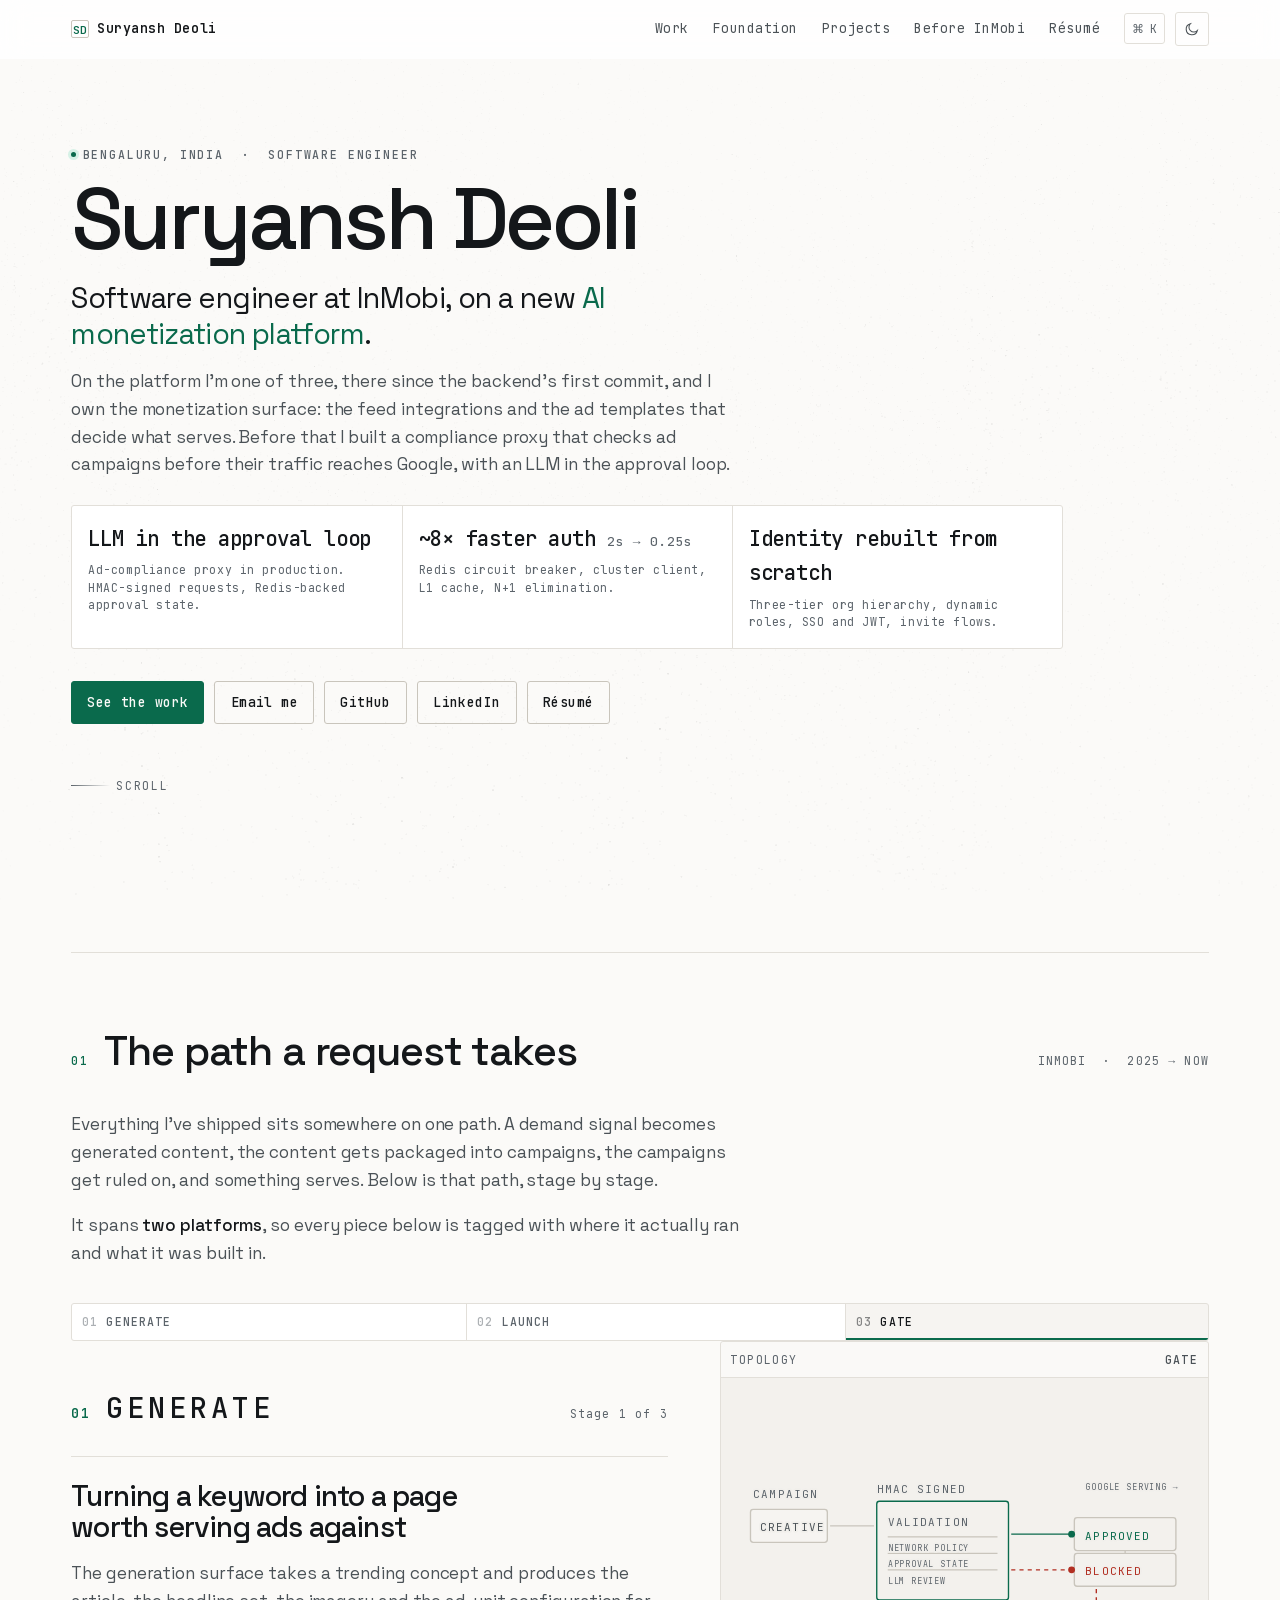
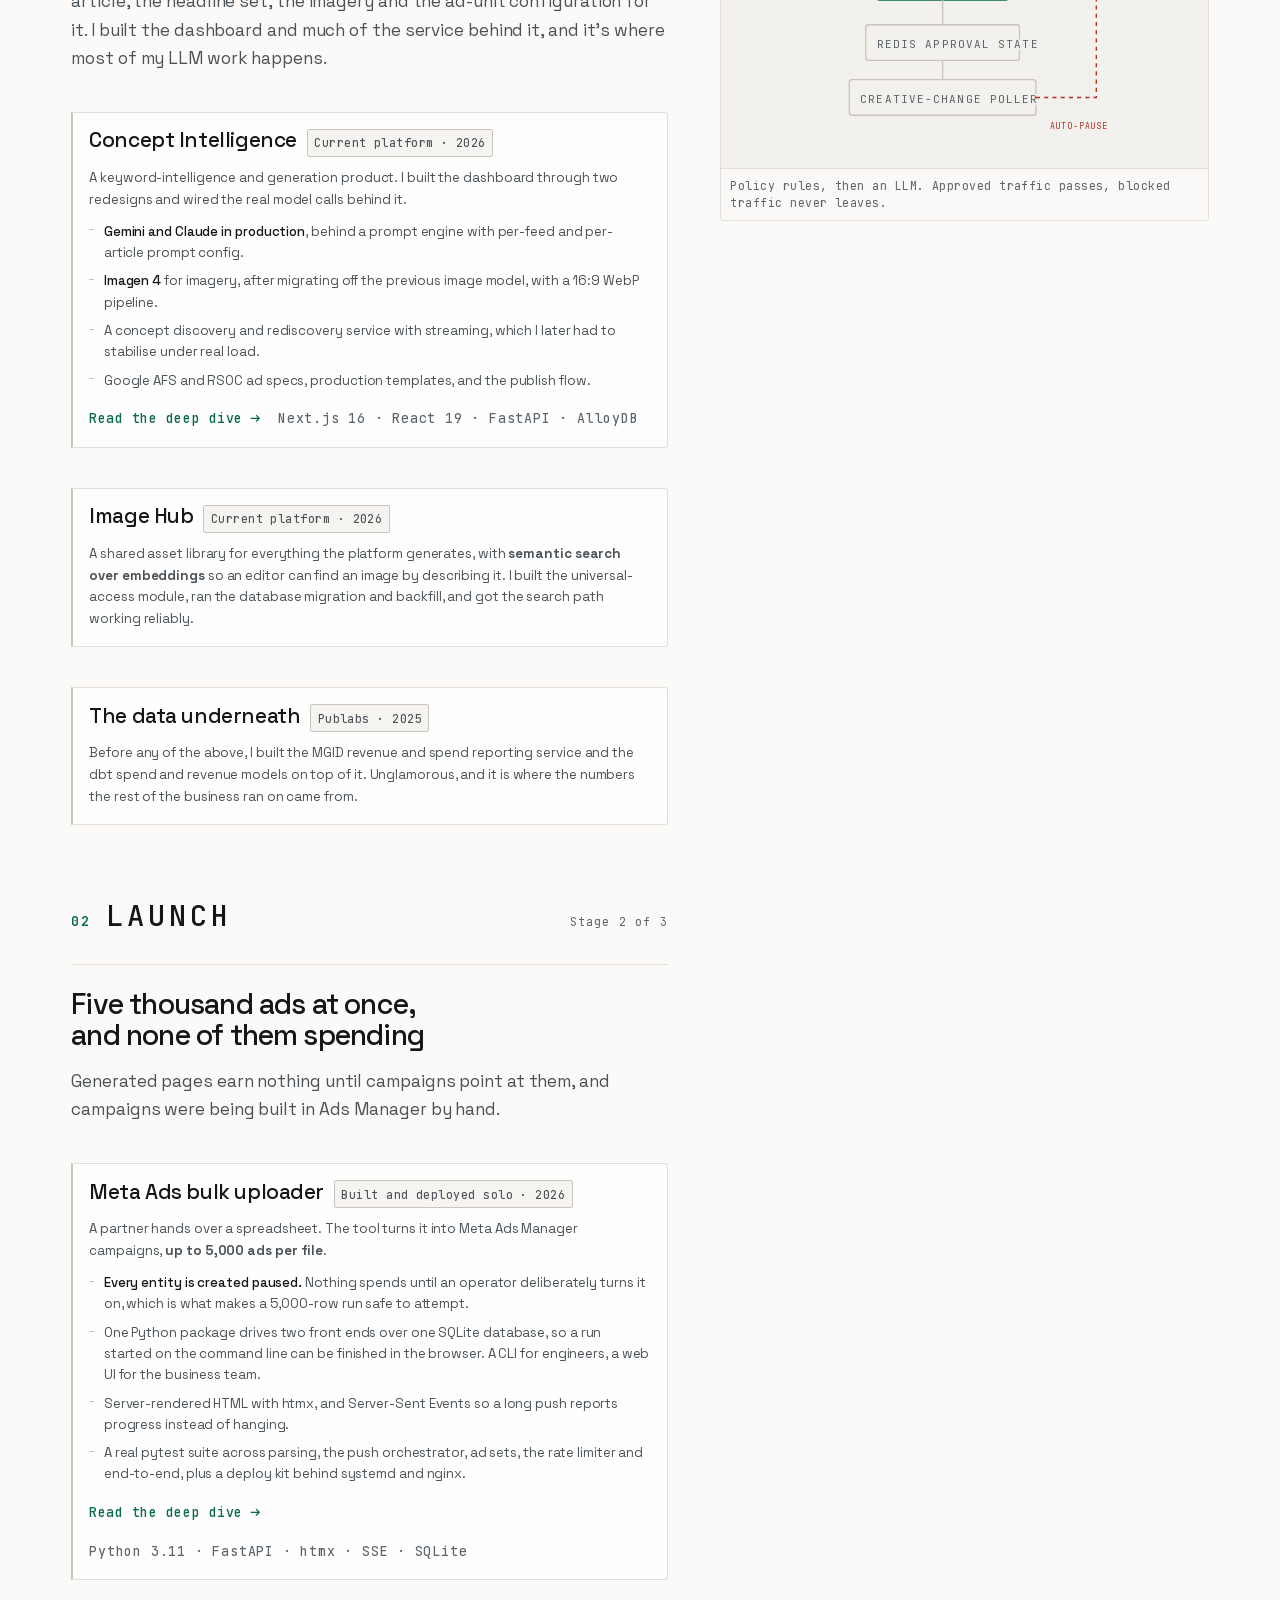
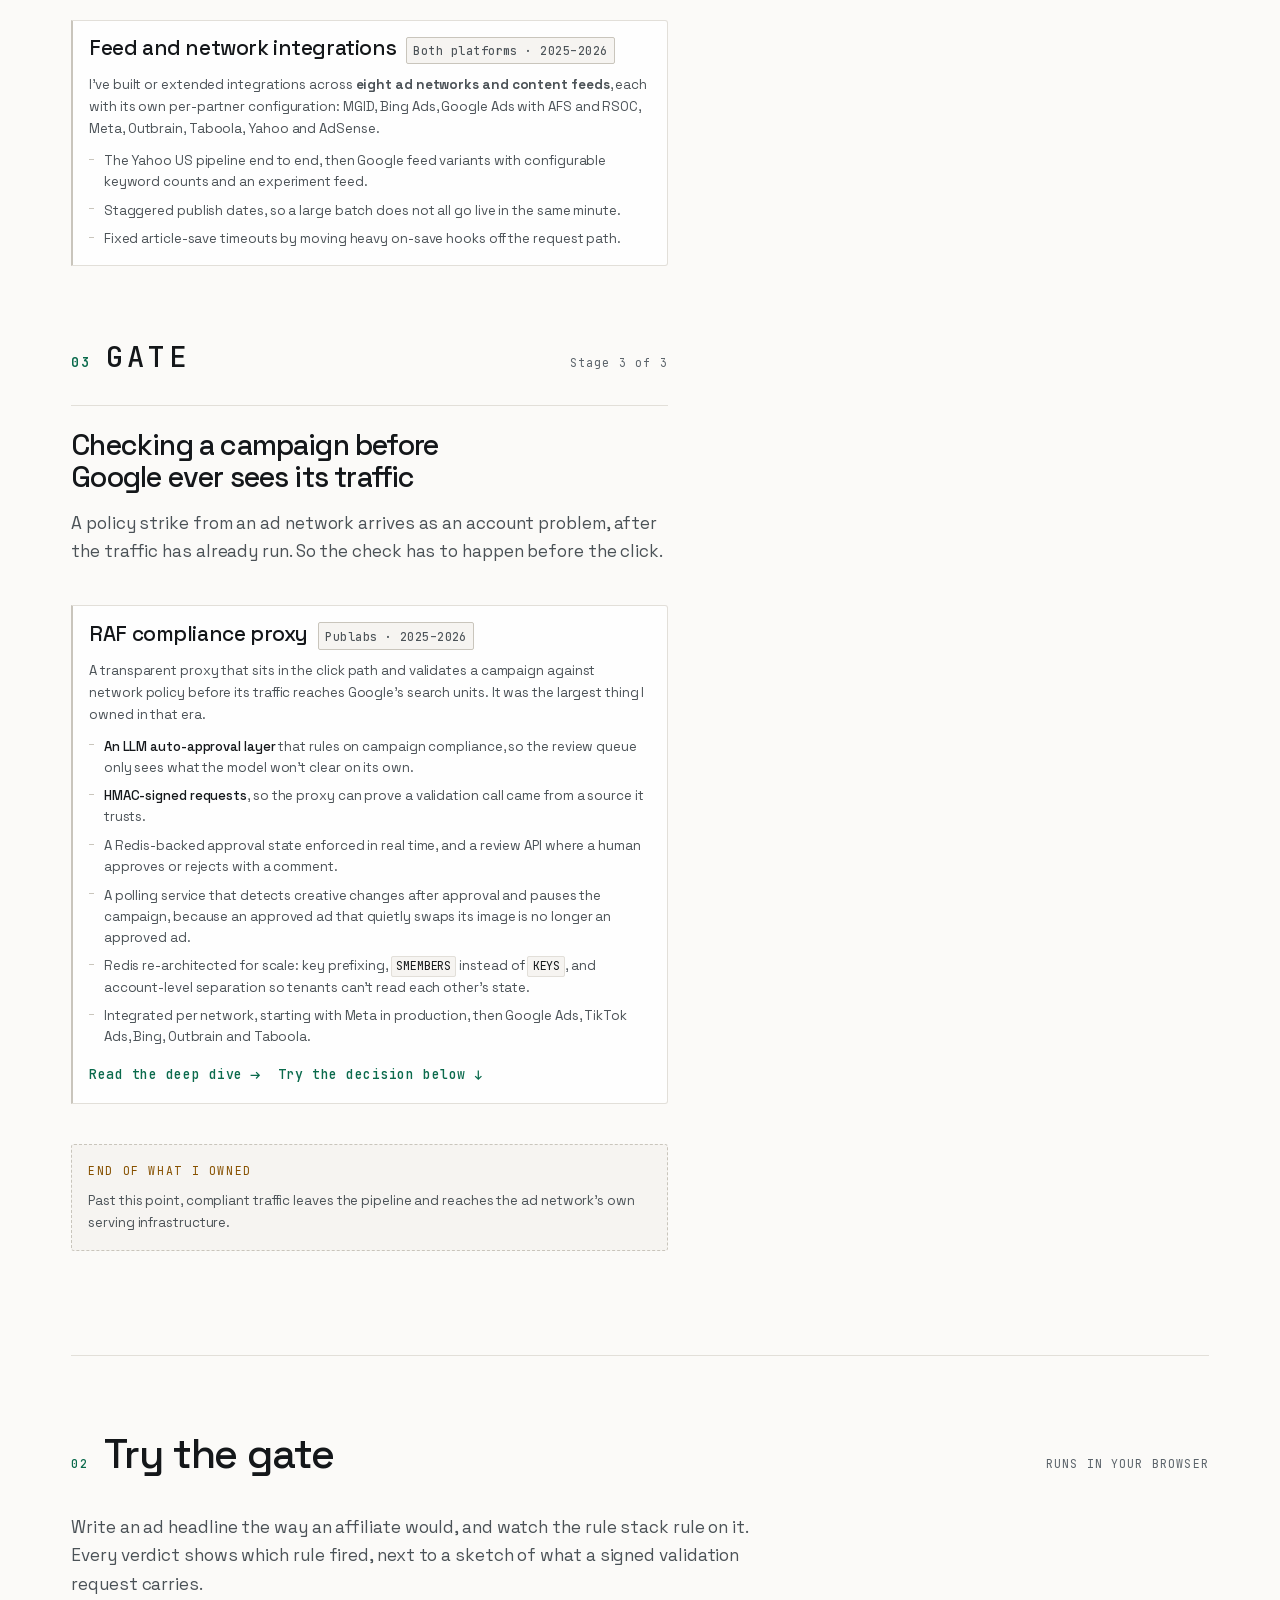
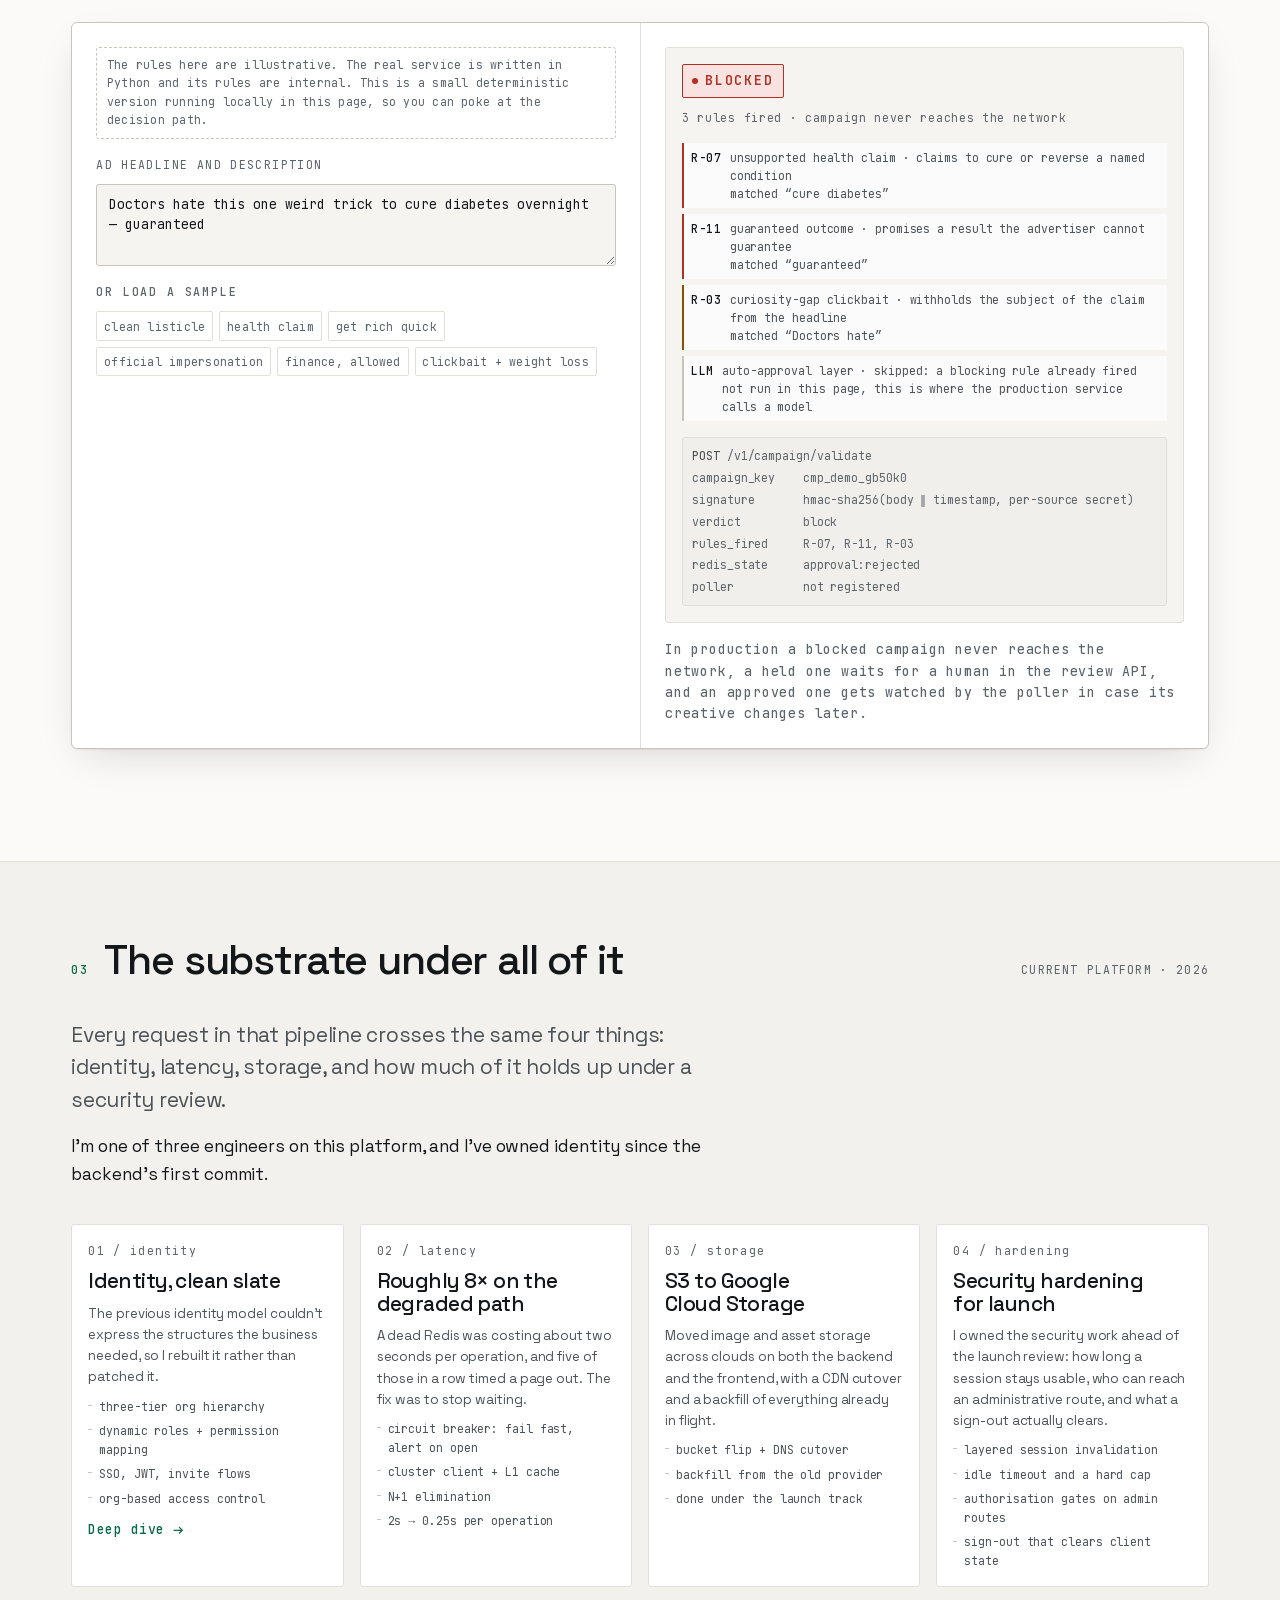
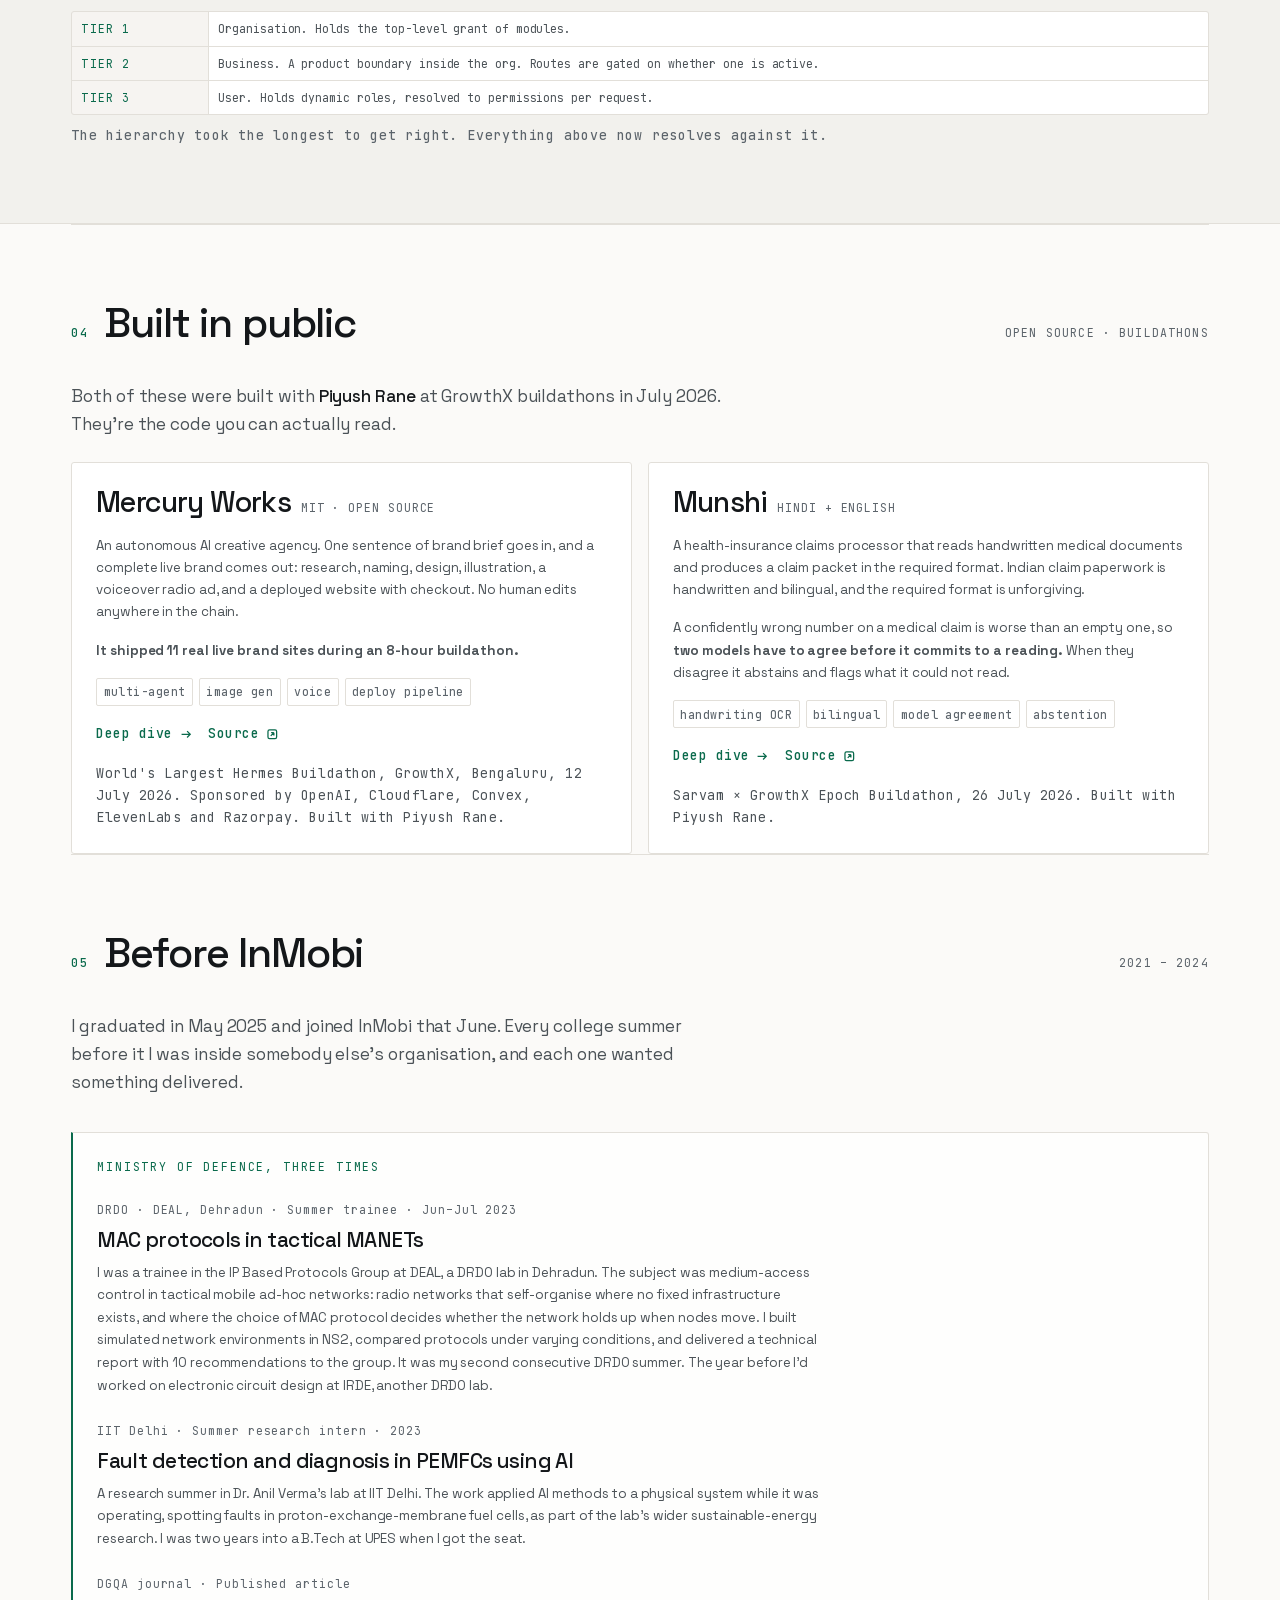
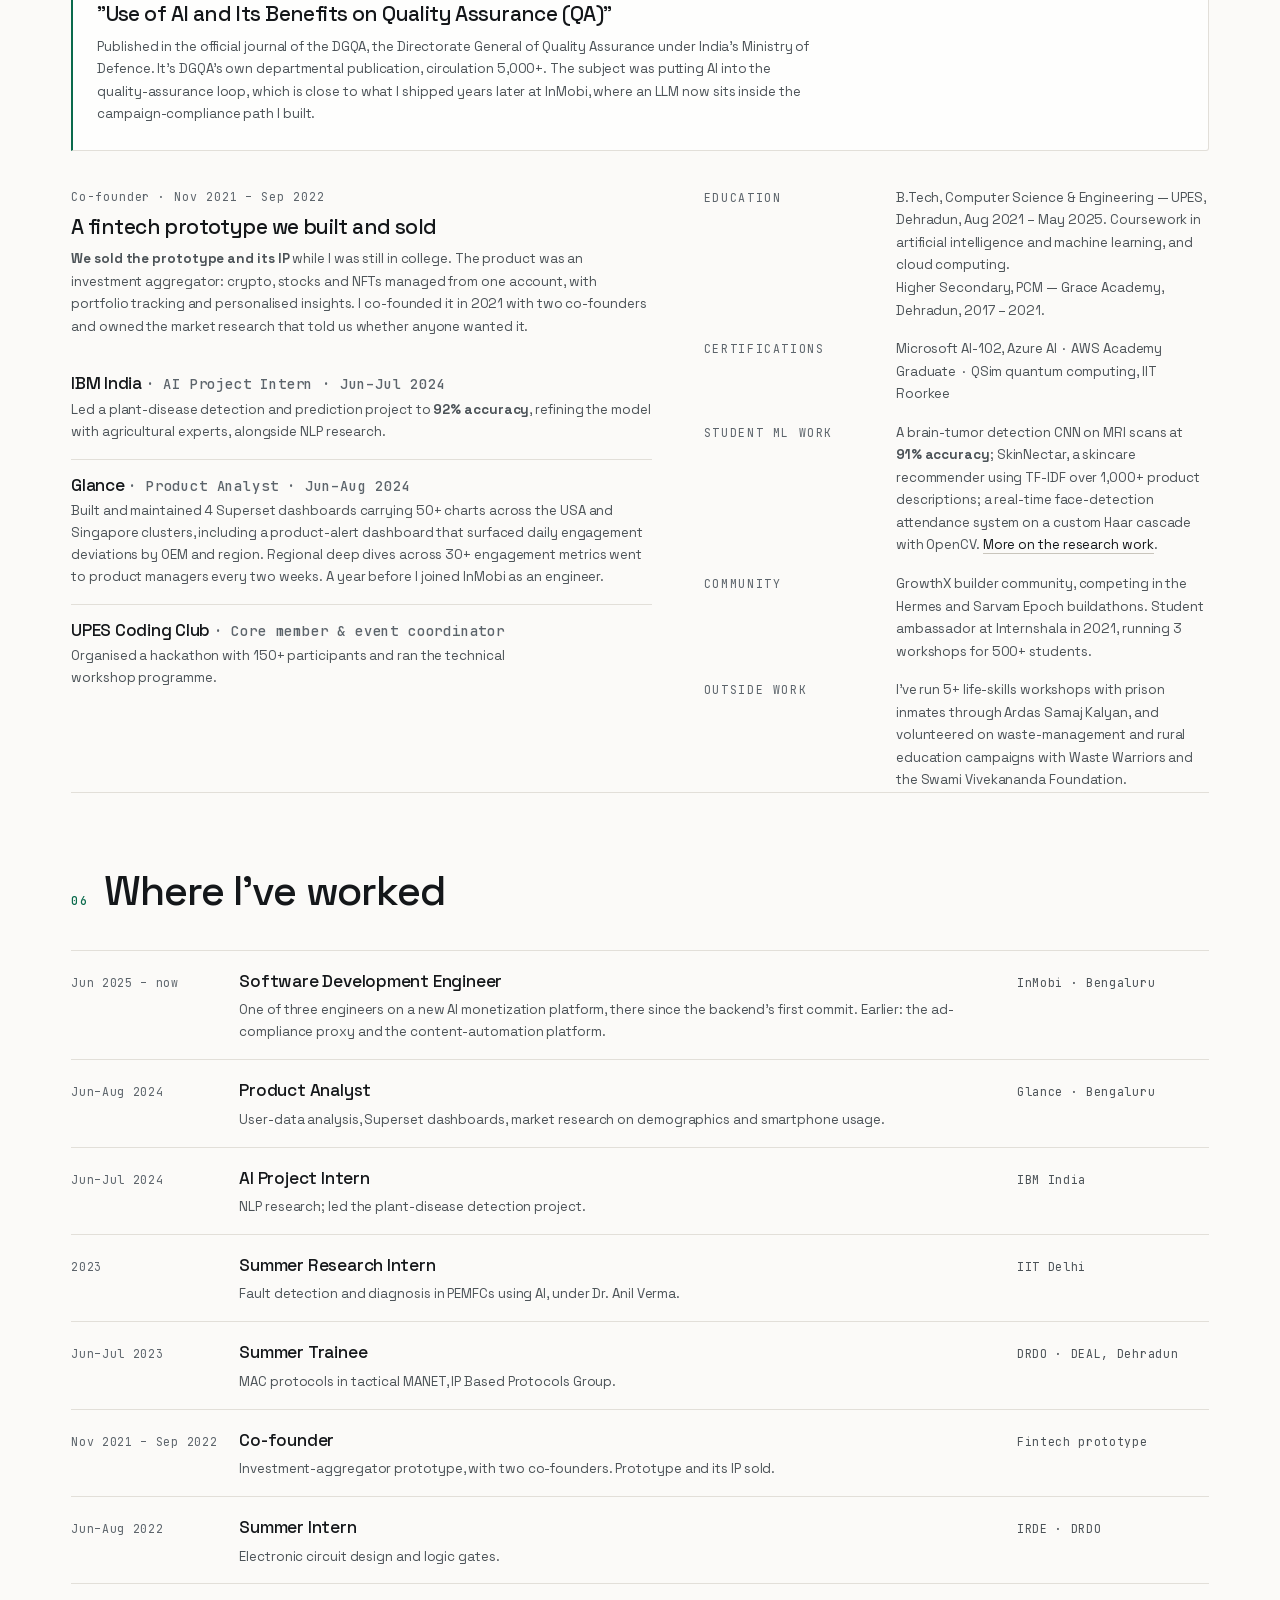
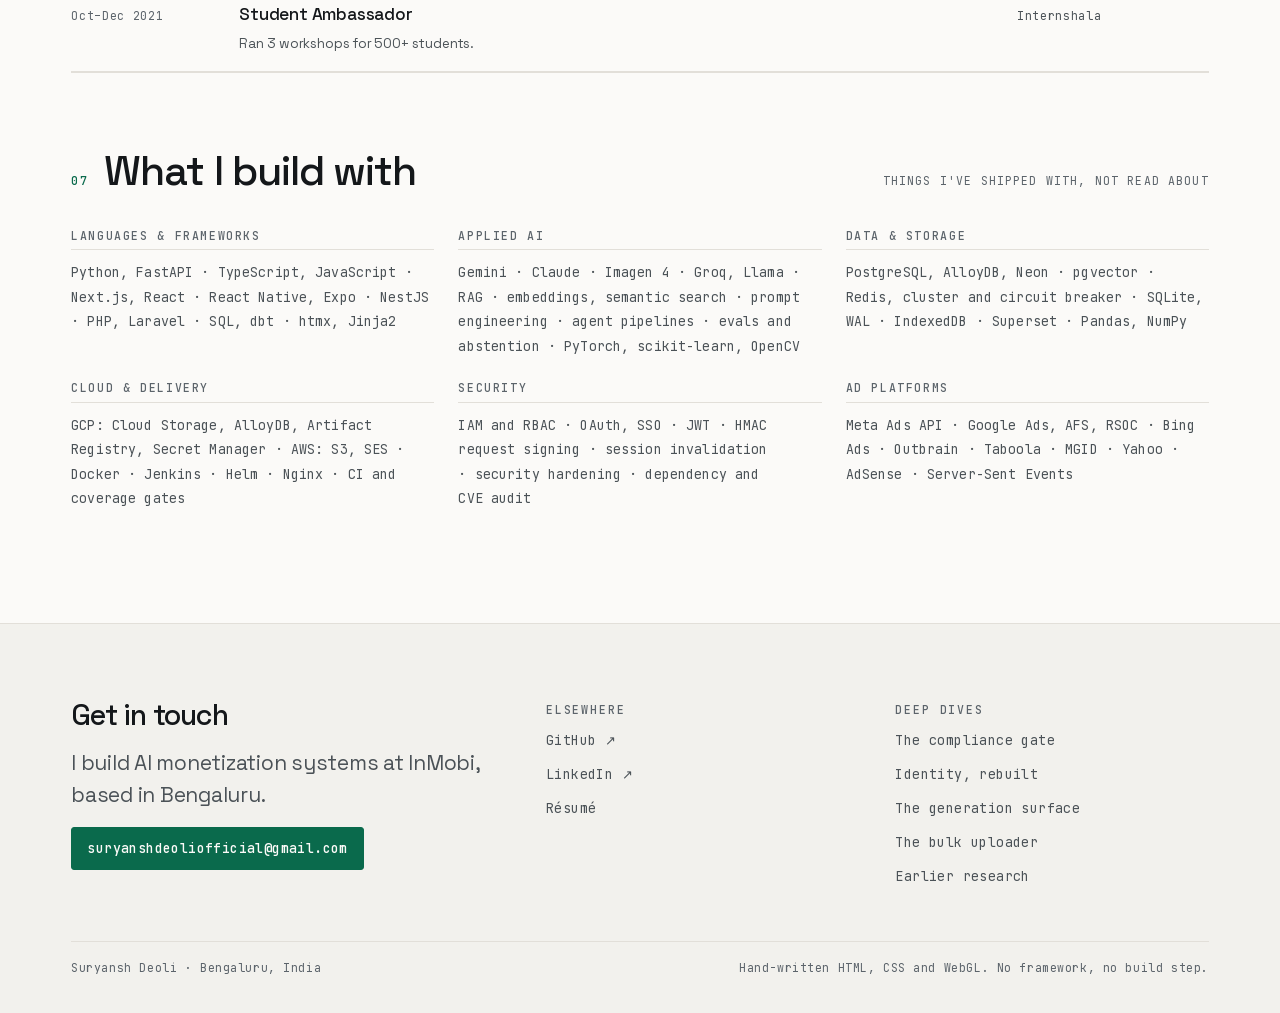
<file: index.html>
<!doctype html>
<html lang="en">
<head>
<meta charset="utf-8">
<meta name="viewport" content="width=device-width, initial-scale=1">
<title>Suryansh Deoli — Software Engineer, AI Systems</title>
<meta name="description" content="Software engineer at InMobi. One of three building a new AI monetization platform from its first commit. Earlier: a fintech prototype co-founded and sold as a student.">
<meta name="author" content="Suryansh Deoli">
<link rel="canonical" href="https://suryanshd.github.io/">

<meta property="og:type" content="website">
<meta property="og:url" content="https://suryanshd.github.io/">
<meta property="og:site_name" content="Suryansh Deoli">
<meta property="og:title" content="Suryansh Deoli — builds AI monetization systems">
<meta property="og:description" content="From the first commit on a new AI monetization platform at InMobi to a compliance proxy with an LLM in the approval loop. Plus a fintech prototype co-founded and sold as a student.">
<meta property="og:image" content="https://suryanshd.github.io/assets/img/og.png">
<meta property="og:image:width" content="1200">
<meta property="og:image:height" content="630">
<meta property="og:image:alt" content="Suryansh Deoli — software engineer building AI monetization systems.">
<meta name="twitter:card" content="summary_large_image">
<meta name="twitter:title" content="Suryansh Deoli — builds AI monetization systems">
<meta name="twitter:description" content="From the first commit on a new AI monetization platform at InMobi to a compliance proxy with an LLM in the approval loop. Plus a fintech prototype co-founded and sold as a student.">
<meta name="twitter:image" content="https://suryanshd.github.io/assets/img/og.png">

<meta name="theme-color" content="#fbfaf8" media="(prefers-color-scheme: light)">
<meta name="theme-color" content="#08090b" media="(prefers-color-scheme: dark)">
<link rel="icon" href="assets/img/favicon.svg" type="image/svg+xml">
<link rel="apple-touch-icon" href="assets/img/apple-touch-icon.png">

<link rel="preload" href="assets/fonts/space-grotesk-var.woff2" as="font" type="font/woff2" crossorigin>
<link rel="preload" href="assets/fonts/jetbrains-mono-var.woff2" as="font" type="font/woff2" crossorigin>
<link rel="stylesheet" href="assets/css/base.css">
<link rel="stylesheet" href="assets/css/index.css">

<script>
/* theme, set before first paint so there's no flash */
(function () {
  try {
    var t = localStorage.getItem('sd-theme');
    if (t === 'light' || t === 'dark') document.documentElement.setAttribute('data-theme', t);
  } catch (e) {}
  document.documentElement.classList.add('js');
})();
</script>

<script type="application/ld+json">
{
  "@context": "https://schema.org",
  "@type": "Person",
  "name": "Suryansh Deoli",
  "url": "https://suryanshd.github.io/",
  "email": "mailto:suryanshdeoliofficial@gmail.com",
  "jobTitle": "Software Development Engineer",
  "worksFor": { "@type": "Organization", "name": "InMobi" },
  "address": { "@type": "PostalAddress", "addressLocality": "Bengaluru", "addressCountry": "IN" },
  "alumniOf": [
    { "@type": "CollegeOrUniversity", "name": "University of Petroleum and Energy Studies (UPES), Dehradun" }
  ],
  "knowsAbout": ["Applied AI", "Large language models", "Retrieval-augmented generation", "Python", "FastAPI", "Next.js", "Identity and access management", "Ad technology"],
  "sameAs": [
    "https://github.com/SuryanshD",
    "https://www.linkedin.com/in/suryansh-deoli-22746b212"
  ]
}
</script>
</head>
<body>
<a class="skip" href="#main">Skip to content</a>

<canvas id="viz" aria-hidden="true"></canvas>

<header class="hdr" id="hdr">
  <div class="wrap hdr__in">
    <a class="hdr__mark" href="#top"><b>SD</b> Suryansh Deoli</a>
    <nav class="hdr__nav" aria-label="Sections">
      <a href="#pipeline">Work</a>
      <a href="#foundation">Foundation</a>
      <a href="#projects">Projects</a>
      <a href="#before">Before InMobi</a>
      <a href="resume.html">Résumé</a>
    </nav>
    <div class="hdr__tools">
      <button class="kbd-btn" id="pal-open" aria-label="Open menu and search ⌘K"><span class="kbd-btn__cmd">⌘</span><span class="kbd-btn__k">K</span><span class="kbd-btn__menu">Menu</span></button>
      <button class="icon-btn" id="theme-btn" data-theme-icon aria-label="Switch colour theme">
        <svg class="i-sun" viewBox="0 0 24 24" fill="none" stroke="currentColor" stroke-width="1.6" aria-hidden="true"><circle cx="12" cy="12" r="4.2"/><path d="M12 2v2.6M12 19.4V22M2 12h2.6M19.4 12H22M4.9 4.9l1.9 1.9M17.2 17.2l1.9 1.9M19.1 4.9l-1.9 1.9M6.8 17.2l-1.9 1.9"/></svg>
        <svg class="i-moon" viewBox="0 0 24 24" fill="none" stroke="currentColor" stroke-width="1.6" aria-hidden="true"><path d="M20 14.4A8.5 8.5 0 1 1 9.6 4a6.8 6.8 0 0 0 10.4 10.4Z"/></svg>
      </button>
    </div>
  </div>
</header>

<div class="page" id="top">
<main id="main">

  <!-- ============================ HERO ============================ -->
  <section class="hero" data-viz-mode="hero" aria-labelledby="h-name">
    <div class="wrap hero__in">
      <p class="hero__eyebrow"><i aria-hidden="true"></i> Bengaluru, India &nbsp;·&nbsp; Software engineer</p>

      <h1 id="h-name" data-split>Suryansh Deoli</h1>

      <p class="hero__role">
        Software engineer at InMobi, on a new <em>AI monetization platform</em>.
      </p>

      <p class="hero__lede">
        On the platform I'm one of three, there since the backend's first commit, and I own the
        monetization surface: the feed integrations and the ad templates that decide what serves.
        Before that I built a compliance proxy that checks ad campaigns before their traffic reaches
        Google, with an LLM in the approval loop.
      </p>

      <div class="proof" data-reveal>
        <div class="proof__cell">
          <span class="proof__val">LLM in the approval loop</span>
          <span class="proof__key">Ad-compliance proxy in production. HMAC-signed requests, Redis-backed approval state.</span>
        </div>
        <div class="proof__cell">
          <span class="proof__val">~8&times; faster auth <small>2s → 0.25s</small></span>
          <span class="proof__key">Redis circuit breaker, cluster client, L1 cache, N+1 elimination.</span>
        </div>
        <div class="proof__cell">
          <span class="proof__val">Identity rebuilt from scratch</span>
          <span class="proof__key">Three-tier org hierarchy, dynamic roles, SSO and JWT, invite flows.</span>
        </div>
      </div>

      <div class="hero__cta">
        <a class="btn btn--primary" href="#pipeline">See the work</a>
        <a class="btn" href="mailto:suryanshdeoliofficial@gmail.com">Email me</a>
        <a class="btn" href="https://github.com/SuryanshD" target="_blank" rel="noopener">GitHub</a>
        <a class="btn" href="https://www.linkedin.com/in/suryansh-deoli-22746b212" target="_blank" rel="noopener">LinkedIn</a>
        <a class="btn" href="resume.html">Résumé</a>
      </div>

      <p class="hero__scroll" aria-hidden="true"><span></span> Scroll</p>
    </div>
  </section>

  <!-- ========================== PIPELINE ========================== -->
  <section class="pipe" id="pipeline" aria-labelledby="h-pipeline">
    <div class="wrap">
      <div class="sec-head">
        <div class="sec-head__row">
          <span class="sec-head__idx">01</span>
          <h2 id="h-pipeline">The path a request takes</h2>
          <span class="sec-head__note">InMobi &nbsp;·&nbsp; 2025 → now</span>
        </div>
      </div>

      <div class="pipe__intro stack measure">
        <p>
          Everything I've shipped sits somewhere on one path. A demand signal becomes generated
          content, the content gets packaged into campaigns, the campaigns get ruled on, and
          something serves. Below is that path, stage by stage.
        </p>
        <p>
          It spans <strong>two platforms</strong>, so every piece below is tagged with
          where it actually ran and what it was built in.
        </p>
      </div>

      <nav class="rail" id="rail" aria-label="Pipeline stages">
        <a class="rail__seg" href="#stage-generate" data-rail="0"><b><i>01</i> Generate</b></a>
        <a class="rail__seg" href="#stage-launch"   data-rail="1"><b><i>02</i> Launch</b></a>
        <a class="rail__seg" href="#stage-gate"     data-rail="2"><b><i>03</i> Gate</b></a>
      </nav>

      <div class="pipe__grid">
        <div class="pipe__col">

          <!-- ---------------- 01 GENERATE ---------------- -->
          <article class="stage" id="stage-generate" data-stage="0" data-viz-mode="generate">
            <div class="stage__head">
              <span class="stage__num">01</span>
              <h3 class="stage__name">Generate</h3>
              <span class="stage__of">Stage 1 of 3</span>
            </div>
            <h3>Turning a keyword into a page worth serving ads against</h3>
            <div class="stage__body">
              <p>
                The generation surface takes a trending concept and produces the article, the
                headline set, the imagery and the ad-unit configuration for it. I built the dashboard
                and much of the service behind it, and it's where most of my LLM work happens.
              </p>

              <div class="sys">
                <div class="sys__top">
                  <h4>Concept Intelligence</h4>
                  <span class="tag tag--era">Current platform · 2026</span>
                </div>
                <p>
                  A keyword-intelligence and generation product. I built the dashboard through two
                  redesigns and wired the real model calls behind it.
                </p>
                <ul>
                  <li><b>Gemini and Claude in production</b>, behind a prompt engine with per-feed and per-article prompt config.</li>
                  <li><b>Imagen 4</b> for imagery, after migrating off the previous image model, with a 16:9 WebP pipeline.</li>
                  <li>A concept discovery and rediscovery service with streaming, which I later had to stabilise under real load.</li>
                  <li>Google AFS and RSOC ad specs, production templates, and the publish flow.</li>
                </ul>
                <div class="sys__foot">
                  <a class="arrow-link" href="work/generation-surface.html">Read the deep dive
                    <svg viewBox="0 0 16 16" fill="none" stroke="currentColor" stroke-width="1.6" aria-hidden="true"><path d="M2 8h11M9 4l4 4-4 4"/></svg>
                  </a>
                  <span class="mono" style="color:var(--ink-3)">Next.js 16 · React 19 · FastAPI · AlloyDB</span>
                </div>
              </div>

              <div class="sys">
                <div class="sys__top">
                  <h4>Image Hub</h4>
                  <span class="tag tag--era">Current platform · 2026</span>
                </div>
                <p>
                  A shared asset library for everything the platform generates, with
                  <b>semantic search over embeddings</b> so an editor can find an image by
                  describing it. I built the universal-access module, ran the database migration
                  and backfill, and got the search path working reliably.
                </p>
              </div>

              <div class="sys">
                <div class="sys__top">
                  <h4>The data underneath</h4>
                  <span class="tag tag--era">Publabs · 2025</span>
                </div>
                <p>
                  Before any of the above, I built the MGID revenue and spend reporting service and the
                  dbt spend and revenue models on top of it. Unglamorous, and it is where the numbers the
                  rest of the business ran on came from.
                </p>
              </div>
            </div>
          </article>

          <!-- ---------------- 02 LAUNCH ---------------- -->
          <article class="stage" id="stage-launch" data-stage="1" data-viz-mode="launch">
            <div class="stage__head">
              <span class="stage__num">02</span>
              <h3 class="stage__name">Launch</h3>
              <span class="stage__of">Stage 2 of 3</span>
            </div>
            <h3>Five thousand ads at once, and none of them spending</h3>
            <div class="stage__body">
              <p>
                Generated pages earn nothing until campaigns point at them, and campaigns were being
                built in Ads Manager by hand.
              </p>

              <div class="sys">
                <div class="sys__top">
                  <h4>Meta Ads bulk uploader</h4>
                  <span class="tag tag--era">Built and deployed solo · 2026</span>
                </div>
                <p>
                  A partner hands over a spreadsheet. The tool turns it into Meta Ads Manager
                  campaigns, <b>up to 5,000 ads per file</b>.
                </p>
                <ul>
                  <li><b>Every entity is created paused.</b> Nothing spends until an operator deliberately turns it on, which is what makes a 5,000-row run safe to attempt.</li>
                  <li>One Python package drives two front ends over one SQLite database, so a run started on the command line can be finished in the browser. A CLI for engineers, a web UI for the business team.</li>
                  <li>Server-rendered HTML with htmx, and Server-Sent Events so a long push reports progress instead of hanging.</li>
                  <li>A real pytest suite across parsing, the push orchestrator, ad sets, the rate limiter and end-to-end, plus a deploy kit behind systemd and nginx.</li>
                </ul>
                <div class="sys__foot">
                  <a class="arrow-link" href="work/bulk-uploader.html">Read the deep dive
                    <svg viewBox="0 0 16 16" fill="none" stroke="currentColor" stroke-width="1.6" aria-hidden="true"><path d="M2 8h11M9 4l4 4-4 4"/></svg>
                  </a>
                  <span class="mono" style="color:var(--ink-3)">Python 3.11 · FastAPI · htmx · SSE · SQLite</span>
                </div>
              </div>

              <div class="sys">
                <div class="sys__top">
                  <h4>Feed and network integrations</h4>
                  <span class="tag tag--era">Both platforms · 2025–2026</span>
                </div>
                <p>
                  I've built or extended integrations across <b>eight ad networks and content
                  feeds</b>, each with its own per-partner configuration: MGID, Bing Ads, Google
                  Ads with AFS and RSOC, Meta, Outbrain, Taboola, Yahoo and AdSense.
                </p>
                <ul>
                  <li>The Yahoo US pipeline end to end, then Google feed variants with configurable keyword counts and an experiment feed.</li>
                  <li>Staggered publish dates, so a large batch does not all go live in the same minute.</li>
                  <li>Fixed article-save timeouts by moving heavy on-save hooks off the request path.</li>
                </ul>
              </div>
            </div>
          </article>

          <!-- ---------------- 03 GATE ---------------- -->
          <article class="stage" id="stage-gate" data-stage="2" data-viz-mode="gate">
            <div class="stage__head">
              <span class="stage__num">03</span>
              <h3 class="stage__name">Gate</h3>
              <span class="stage__of">Stage 3 of 3</span>
            </div>
            <h3>Checking a campaign before Google ever sees its traffic</h3>
            <div class="stage__body">
              <p>
                A policy strike from an ad network arrives as an account problem, after the traffic has
                already run. So the check has to happen before the click.
              </p>

              <div class="sys">
                <div class="sys__top">
                  <h4>RAF compliance proxy</h4>
                  <span class="tag tag--era">Publabs · 2025–2026</span>
                </div>
                <p>
                  A transparent proxy that sits in the click path and validates a campaign against
                  network policy before its traffic reaches Google's search units. It was the largest thing I owned
                  in that era.
                </p>
                <ul>
                  <li><b>An LLM auto-approval layer</b> that rules on campaign compliance, so the review queue only sees what the model won't clear on its own.</li>
                  <li><b>HMAC-signed requests</b>, so the proxy can prove a validation call came from a source it trusts.</li>
                  <li>A Redis-backed approval state enforced in real time, and a review API where a human approves or rejects with a comment.</li>
                  <li>A polling service that detects creative changes after approval and pauses the campaign, because an approved ad that quietly swaps its image is no longer an approved ad.</li>
                  <li>Redis re-architected for scale: key prefixing, <code>SMEMBERS</code> instead of <code>KEYS</code>, and account-level separation so tenants can't read each other's state.</li>
                  <li>Integrated per network, starting with Meta in production, then Google Ads, TikTok Ads, Bing, Outbrain and Taboola.</li>
                </ul>
                <div class="sys__foot">
                  <a class="arrow-link" href="work/compliance-gate.html">Read the deep dive
                    <svg viewBox="0 0 16 16" fill="none" stroke="currentColor" stroke-width="1.6" aria-hidden="true"><path d="M2 8h11M9 4l4 4-4 4"/></svg>
                  </a>
                  <a class="arrow-link" href="#gate">Try the decision below
                    <svg viewBox="0 0 16 16" fill="none" stroke="currentColor" stroke-width="1.6" aria-hidden="true"><path d="M8 2v11M4 9l4 4 4-4"/></svg>
                  </a>
                </div>
              </div>

              <div class="boundary">
                <span class="boundary__tag">End of what I owned</span>
                <p>
                  Past this point, compliant traffic leaves the pipeline and reaches the ad
                  network's own serving infrastructure.
                </p>
              </div>
            </div>
          </article>


        </div><!-- /pipe__col -->

        <!-- sticky schematic -->
        <aside class="pipe__viz" aria-hidden="true">
          <div class="schem">
            <div class="schem__hd">
              <span>Topology</span>
              <b id="schem-name">Generate</b>
            </div>
            <div class="schem__stack">

              <div class="schem__fig" data-fig="0" data-live="true">
                <svg viewBox="0 0 320 200" role="img">
                  <text x="6" y="26">concept</text>
                  <rect class="s-fill" x="4" y="34" width="62" height="24" rx="2"/>
                  <text x="12" y="50" style="fill:var(--ink-2)">keyword</text>
                  <path class="s-line s-line--pass" d="M68 46h34"/>
                  <rect class="s-box s-box--live" x="104" y="20" width="78" height="52" rx="2"/>
                  <text x="112" y="40">prompt</text>
                  <text x="112" y="54">engine</text>
                  <path class="s-line" d="M184 46h30M214 46v-14h28M214 46h28M214 46v14h28"/>
                  <rect class="s-fill" x="242" y="22" width="70" height="20" rx="2"/>
                  <text x="250" y="36" style="fill:var(--ink-2)">gemini</text>
                  <rect class="s-fill" x="242" y="48" width="70" height="20" rx="2"/>
                  <text x="250" y="62" style="fill:var(--ink-2)">claude</text>
                  <rect class="s-fill" x="242" y="74" width="70" height="20" rx="2"/>
                  <text x="250" y="88" style="fill:var(--ink-2)">imagen 4</text>
                  <path class="s-line" d="M277 96v20H150v14"/>
                  <rect class="s-box" x="96" y="130" width="108" height="30" rx="2"/>
                  <text x="106" y="149">article + headlines</text>
                  <path class="s-line" d="M150 160v14"/>
                  <rect class="s-fill" x="96" y="174" width="108" height="22" rx="2"/>
                  <text x="106" y="189" style="fill:var(--ink-2)">ad spec + template</text>
                  <circle class="s-dot" cx="68" cy="46" r="2.5"/>
                  <text x="4" y="120">embeddings</text>
                  <rect class="s-box" x="4" y="130" width="76" height="30" rx="2"/>
                  <text x="12" y="149">image hub</text>
                  <path class="s-line" d="M80 145h16"/>
                </svg>
              </div>

              <div class="schem__fig" data-fig="1">
                <svg viewBox="0 0 320 200" role="img">
                  <text x="6" y="24">partner sheet</text>
                  <rect class="s-fill" x="4" y="32" width="58" height="26" rx="2"/>
                  <text x="12" y="49" style="fill:var(--ink-2)">.xlsx</text>
                  <path class="s-line s-line--pass" d="M64 45h30"/>
                  <rect class="s-box s-box--live" x="96" y="30" width="60" height="30" rx="2"/>
                  <text x="104" y="49">parse</text>
                  <path class="s-line" d="M158 45h26"/>
                  <rect class="s-box" x="186" y="30" width="60" height="30" rx="2"/>
                  <text x="194" y="49">queue</text>
                  <path class="s-line" d="M248 45h22"/>
                  <text x="272" y="49" style="fill:var(--ink-2)">SSE</text>
                  <path class="s-line" d="M216 60v18"/>
                  <text x="6" y="96">created paused</text>
                  <g>
                    <rect class="s-box" x="96" y="86" width="34" height="16" rx="2"/><text x="101" y="98" style="font-size:6px">ad</text>
                    <rect class="s-box" x="136" y="86" width="34" height="16" rx="2"/><text x="141" y="98" style="font-size:6px">ad</text>
                    <rect class="s-box" x="176" y="86" width="34" height="16" rx="2"/><text x="181" y="98" style="font-size:6px">ad</text>
                    <rect class="s-box" x="216" y="86" width="34" height="16" rx="2"/><text x="221" y="98" style="font-size:6px">ad</text>
                    <rect class="s-box" x="256" y="86" width="34" height="16" rx="2"/><text x="261" y="98" style="font-size:6px">ad</text>
                    <rect class="s-box" x="96" y="108" width="34" height="16" rx="2"/><text x="101" y="120" style="font-size:6px">ad</text>
                    <rect class="s-box" x="136" y="108" width="34" height="16" rx="2"/><text x="141" y="120" style="font-size:6px">ad</text>
                    <rect class="s-box" x="176" y="108" width="34" height="16" rx="2"/><text x="181" y="120" style="font-size:6px">ad</text>
                    <rect class="s-box" x="216" y="108" width="34" height="16" rx="2"/><text x="221" y="120" style="font-size:6px">ad</text>
                    <rect class="s-box" x="256" y="108" width="34" height="16" rx="2"/><text x="261" y="120" style="font-size:6px">×5000</text>
                  </g>
                  <path class="s-line" d="M193 124v16"/>
                  <rect class="s-fill" x="120" y="140" width="146" height="24" rx="2"/>
                  <text x="128" y="156" style="fill:var(--hold)">operator activates</text>
                  <text x="6" y="180">cli</text>
                  <rect class="s-box" x="4" y="126" width="58" height="18" rx="2"/>
                  <text x="10" y="139" style="font-size:6px">parse|push</text>
                  <rect class="s-box" x="4" y="150" width="58" height="18" rx="2"/>
                  <text x="10" y="163" style="font-size:6px">web ui</text>
                  <path class="s-line" d="M62 135h20M62 159h20M82 135v24"/>
                  <text x="6" y="196" style="font-size:6px">one sqlite db</text>
                </svg>
              </div>

              <div class="schem__fig" data-fig="2">
                <svg viewBox="0 0 320 200" role="img">
                  <text x="6" y="24">campaign</text>
                  <rect class="s-fill" x="4" y="32" width="56" height="24" rx="2"/>
                  <text x="11" y="48" style="fill:var(--ink-2)">creative</text>
                  <path class="s-line" d="M62 44h32"/>
                  <text x="96" y="20">hmac signed</text>
                  <rect class="s-box s-box--live" x="96" y="26" width="96" height="72" rx="2"/>
                  <text x="104" y="44">validation</text>
                  <path class="s-line" d="M104 52h80M104 64h80M104 76h80"/>
                  <text x="104" y="62" style="font-size:6px">network policy</text>
                  <text x="104" y="74" style="font-size:6px">approval state</text>
                  <text x="104" y="86" style="font-size:6px">llm review</text>
                  <path class="s-line s-line--pass" d="M194 50h44"/>
                  <rect class="s-box" x="240" y="38" width="74" height="24" rx="2"/>
                  <text x="248" y="54" style="fill:var(--pass)">approved</text>
                  <path class="s-line s-line--block" d="M194 76h44"/>
                  <rect class="s-box" x="240" y="64" width="74" height="24" rx="2"/>
                  <text x="248" y="80" style="fill:var(--block)">blocked</text>
                  <path class="s-line" d="M144 98v18"/>
                  <rect class="s-box" x="88" y="116" width="112" height="26" rx="2"/>
                  <text x="96" y="133">redis approval state</text>
                  <path class="s-line" d="M144 142v14"/>
                  <rect class="s-box" x="76" y="156" width="136" height="26" rx="2"/>
                  <text x="84" y="173">creative-change poller</text>
                  <path class="s-line s-line--block" d="M212 169h44v-81"/>
                  <text x="222" y="192" style="font-size:6px;fill:var(--block)">auto-pause</text>
                  <circle class="s-dot" cx="238" cy="50" r="2.5"/>
                  <circle class="s-dot--block" cx="238" cy="76" r="2.5"/>
                  <path class="s-line" style="stroke-dasharray:2 3" d="M277 62v2"/>
                  <text x="248" y="18" style="font-size:6px">google serving →</text>
                </svg>
              </div>


            </div>
            <p class="schem__cap" id="schem-cap">The generation surface: one concept in, an article, headline set, imagery and ad spec out.</p>
          </div>
        </aside>
      </div>
    </div>
  </section>

  <!-- ========================== GATE DEMO ========================== -->
  <section class="gate" id="gate" aria-labelledby="h-gate">
    <div class="wrap">
      <div class="sec-head">
        <div class="sec-head__row">
          <span class="sec-head__idx">02</span>
          <h2 id="h-gate">Try the gate</h2>
          <span class="sec-head__note">Runs in your browser</span>
        </div>
      </div>

      <div class="pipe__intro stack measure" style="margin-bottom:var(--s-4)">
        <p>
          Write an ad headline the way an affiliate would, and watch the rule stack rule on it.
          Every verdict shows which rule fired, next to a sketch of what a signed validation request
          carries.
        </p>
      </div>

      <div class="gate__wrap">
        <div class="gate__side">
          <p class="gate__disclaimer">
            The rules here are illustrative. The real service is written in Python and its rules are
            internal. This is a small deterministic version running locally in this page, so you can
            poke at the decision path.
          </p>

          <div class="gate__field">
            <label for="gate-input">Ad headline and description</label>
            <textarea class="gate__input" id="gate-input" rows="3" spellcheck="false"
              placeholder="e.g. 10 best SUVs under ₹15 lakh in 2026">Doctors hate this one weird trick to cure diabetes overnight — guaranteed</textarea>
          </div>

          <div>
            <p class="kicker" style="margin-bottom:var(--s-2)">Or load a sample</p>
            <div class="gate__samples" id="gate-samples">
              <button class="gate__sample" type="button" data-sample="10 best SUVs under ₹15 lakh in 2026">clean listicle</button>
              <button class="gate__sample" type="button" data-sample="Doctors hate this one weird trick to cure diabetes overnight — guaranteed">health claim</button>
              <button class="gate__sample" type="button" data-sample="Make ₹80,000 a week from home, no experience needed. Act now!!!">get rich quick</button>
              <button class="gate__sample" type="button" data-sample="Government approved scheme: claim your free ₹50,000 subsidy today">official impersonation</button>
              <button class="gate__sample" type="button" data-sample="Top 7 mutual funds for first-time investors, reviewed">finance, allowed</button>
              <button class="gate__sample" type="button" data-sample="She lost 30kg in 2 weeks and you won't believe what happened next">clickbait + weight loss</button>
            </div>
          </div>
        </div>

        <div class="gate__side">
          <!-- Static default matches the pre-filled sample, so with JavaScript
               blocked the page never appears to approve a policy violation. -->
          <div class="verdict" id="verdict" data-verdict="block" aria-live="polite">
            <div class="verdict__row">
              <span class="verdict__badge"><i aria-hidden="true"></i><span id="verdict-label">blocked</span></span>
              <span class="verdict__meta" id="verdict-meta">3 rules fired · campaign never reaches the network</span>
            </div>
            <div class="verdict__rules" id="verdict-rules">
              <div class="verdict__rule" data-hit="block"><b>R-07</b><span>unsupported health claim · claims to cure or reverse a named condition</span></div>
              <div class="verdict__rule" data-hit="block"><b>R-11</b><span>guaranteed outcome · promises a result the advertiser cannot guarantee</span></div>
              <div class="verdict__rule" data-hit="hold"><b>R-03</b><span>curiosity-gap clickbait · withholds the subject of the claim from the headline</span></div>
            </div>
            <div class="trace" id="verdict-trace"></div>
          </div>
          <p class="mono" style="color:var(--ink-3);line-height:1.6">
            In production a blocked campaign never reaches the network, a held one waits for a
            human in the review API, and an approved one gets watched by the poller in case its
            creative changes later.
          </p>
        </div>
      </div>
    </div>
  </section>

  <!-- ========================= FOUNDATION ========================= -->
  <section class="found" id="foundation" data-viz-mode="foundation" aria-labelledby="h-found">
    <div class="wrap">
      <div class="sec-head" style="border-top:0;padding-top:0">
        <div class="sec-head__row">
          <span class="sec-head__idx">03</span>
          <h2 id="h-found">The substrate under all of it</h2>
          <span class="sec-head__note">Current platform · 2026</span>
        </div>
      </div>

      <div class="found__lead">
        <p class="lede">
          Every request in that pipeline crosses the same four things: identity, latency, storage, and
          how much of it holds up under a security review.
        </p>
        <p>
          I'm one of three engineers on this platform, and I've owned identity since the
          backend's first commit.
        </p>
      </div>

      <div class="found__grid">
        <article class="found__card" data-reveal>
          <span class="found__num">01 / identity</span>
          <h3>Identity, clean slate</h3>
          <p>
            The previous identity model couldn't express the structures the business needed, so I rebuilt
            it rather than patched it.
          </p>
          <ul>
            <li>three-tier org hierarchy</li>
            <li>dynamic roles + permission mapping</li>
            <li>SSO, JWT, invite flows</li>
            <li>org-based access control</li>
          </ul>
          <a class="arrow-link" href="work/identity.html">Deep dive
            <svg viewBox="0 0 16 16" fill="none" stroke="currentColor" stroke-width="1.6" aria-hidden="true"><path d="M2 8h11M9 4l4 4-4 4"/></svg>
          </a>
        </article>

        <article class="found__card" data-reveal>
          <span class="found__num">02 / latency</span>
          <h3>Roughly 8&times; on the degraded path</h3>
          <p>
            A dead Redis was costing about two seconds per operation, and five of those in a row
            timed a page out. The fix was to stop waiting.
          </p>
          <ul>
            <li>circuit breaker: fail fast, alert on open</li>
            <li>cluster client + L1 cache</li>
            <li>N+1 elimination</li>
            <li>2s → 0.25s per operation</li>
          </ul>
        </article>

        <article class="found__card" data-reveal>
          <span class="found__num">03 / storage</span>
          <h3>S3 to Google Cloud Storage</h3>
          <p>
            Moved image and asset storage across clouds on both the backend and the frontend, with
            a CDN cutover and a backfill of everything already in flight.
          </p>
          <ul>
            <li>bucket flip + DNS cutover</li>
            <li>backfill from the old provider</li>
            <li>done under the launch track</li>
          </ul>
        </article>

        <article class="found__card" data-reveal>
          <span class="found__num">04 / hardening</span>
          <h3>Security hardening for launch</h3>
          <p>
            I owned the security work ahead of the launch review: how long a session stays usable, who
            can reach an administrative route, and what a sign-out actually clears.
          </p>
          <ul>
            <li>layered session invalidation</li>
            <li>idle timeout and a hard cap</li>
            <li>authorisation gates on admin routes</li>
            <li>sign-out that clears client state</li>
          </ul>
        </article>
      </div>

      <div class="tiers" data-reveal>
        <div class="tiers__row"><span class="tiers__k">Tier 1</span><span class="tiers__v">Organisation. Holds the top-level grant of modules.</span></div>
        <div class="tiers__row"><span class="tiers__k">Tier 2</span><span class="tiers__v">Business. A product boundary inside the org. Routes are gated on whether one is active.</span></div>
        <div class="tiers__row"><span class="tiers__k">Tier 3</span><span class="tiers__v">User. Holds dynamic roles, resolved to permissions per request.</span></div>
      </div>
      <p class="mono" style="color:var(--ink-3);margin-top:var(--s-2)">
        The hierarchy took the longest to get right. Everything above now resolves against it.
      </p>
    </div>
  </section>

  <!-- ========================== PROJECTS ========================== -->
  <section id="projects" aria-labelledby="h-projects">
    <div class="wrap">
      <div class="sec-head">
        <div class="sec-head__row">
          <span class="sec-head__idx">04</span>
          <h2 id="h-projects">Built in public</h2>
          <span class="sec-head__note">Open source · buildathons</span>
        </div>
      </div>

      <div class="pipe__intro stack measure" style="margin-bottom:var(--s-4)">
        <p>
          Both of these were built with <strong>Piyush Rane</strong> at GrowthX buildathons in
          July 2026. They're the code you can actually read.
        </p>
      </div>

      <div class="work__grid">
        <article class="card" data-reveal>
          <div class="card__top">
            <h3>Mercury Works</h3>
            <span class="card__sub">MIT · open source</span>
          </div>
          <p>
            An autonomous AI creative agency. One sentence of brand brief goes in, and a complete
            live brand comes out: research, naming, design, illustration, a voiceover radio ad, and
            a deployed website with checkout. No human edits anywhere in the chain.
          </p>
          <p>
            <strong>It shipped 11 real live brand sites during an 8-hour buildathon.</strong>
          </p>
          <div class="tags">
            <span class="tag">multi-agent</span><span class="tag">image gen</span>
            <span class="tag">voice</span><span class="tag">deploy pipeline</span>
          </div>
          <div class="card__links">
            <a class="arrow-link" href="work/mercury-works.html">Deep dive
              <svg viewBox="0 0 16 16" fill="none" stroke="currentColor" stroke-width="1.6" aria-hidden="true"><path d="M2 8h11M9 4l4 4-4 4"/></svg>
            </a>
            <a class="arrow-link" href="https://github.com/SuryanshD/mercury-works" target="_blank" rel="noopener">Source
              <svg viewBox="0 0 16 16" fill="none" stroke="currentColor" stroke-width="1.6" aria-hidden="true"><path d="M6 10l4-4M10 6H6.5M10 6v3.5"/><rect x="2.5" y="2.5" width="11" height="11" rx="2"/></svg>
            </a>
          </div>
          <p class="card__credit">
            World's Largest Hermes Buildathon, GrowthX, Bengaluru, 12 July 2026. Sponsored by
            OpenAI, Cloudflare, Convex, ElevenLabs and Razorpay. Built with Piyush Rane.
          </p>
        </article>

        <article class="card" data-reveal>
          <div class="card__top">
            <h3>Munshi</h3>
            <span class="card__sub">Hindi + English</span>
          </div>
          <p>
            A health-insurance claims processor that reads handwritten medical documents and
            produces a claim packet in the required format. Indian claim paperwork is handwritten and bilingual, and the required format is
            unforgiving.
          </p>
          <p>
            A confidently wrong number on a medical claim is worse than an empty one, so
            <strong>two models have to agree before it commits to a reading.</strong> When they
            disagree it abstains and flags what it could not read.
          </p>
          <div class="tags">
            <span class="tag">handwriting OCR</span><span class="tag">bilingual</span>
            <span class="tag">model agreement</span><span class="tag">abstention</span>
          </div>
          <div class="card__links">
            <a class="arrow-link" href="work/munshi.html">Deep dive
              <svg viewBox="0 0 16 16" fill="none" stroke="currentColor" stroke-width="1.6" aria-hidden="true"><path d="M2 8h11M9 4l4 4-4 4"/></svg>
            </a>
            <a class="arrow-link" href="https://github.com/SuryanshD/munshi" target="_blank" rel="noopener">Source
              <svg viewBox="0 0 16 16" fill="none" stroke="currentColor" stroke-width="1.6" aria-hidden="true"><path d="M6 10l4-4M10 6H6.5M10 6v3.5"/><rect x="2.5" y="2.5" width="11" height="11" rx="2"/></svg>
            </a>
          </div>
          <p class="card__credit">
            Sarvam &times; GrowthX Epoch Buildathon, 26 July 2026. Built with Piyush Rane.
          </p>
        </article>
      </div>
    </div>
  </section>

  <!-- ======================== BEFORE INMOBI ======================== -->
  <section id="before" aria-labelledby="h-before">
    <div class="wrap">
      <div class="sec-head">
        <div class="sec-head__row">
          <span class="sec-head__idx">05</span>
          <h2 id="h-before">Before InMobi</h2>
          <span class="sec-head__note">2021 – 2024</span>
        </div>
      </div>

      <div class="pipe__intro stack measure" style="margin-bottom:var(--s-5)">
        <p>
          I graduated in May 2025 and joined InMobi that June. Every college summer before it I was
          inside somebody else's organisation, and each one wanted something delivered.
        </p>
      </div>

      <div class="before__cluster" data-reveal>
        <span class="before__kicker">Ministry of Defence, three times</span>

        <div class="before__item">
          <span class="before__when">DRDO · DEAL, Dehradun · Summer trainee · Jun–Jul 2023</span>
          <h3>MAC protocols in tactical MANETs</h3>
          <p>
            I was a trainee in the IP Based Protocols Group at DEAL, a DRDO lab in Dehradun. The
            subject was medium-access control in tactical mobile ad-hoc networks: radio networks
            that self-organise where no fixed infrastructure exists, and where the choice of MAC
            protocol decides whether the network holds up when nodes move. I built simulated
            network environments in NS2, compared protocols under varying conditions, and delivered
            a technical report with 10 recommendations to the group. It was my second consecutive
            DRDO summer. The year before I'd worked on electronic circuit design at IRDE, another
            DRDO lab.
          </p>
        </div>

        <div class="before__item">
          <span class="before__when">IIT Delhi · Summer research intern · 2023</span>
          <h3>Fault detection and diagnosis in PEMFCs using AI</h3>
          <p>
            A research summer in Dr. Anil Verma's lab at IIT Delhi. The work applied AI methods to
            a physical system while it was operating, spotting faults in proton-exchange-membrane
            fuel cells, as part of the lab's wider sustainable-energy research. I was two years
            into a B.Tech at UPES when I got the seat.
          </p>
        </div>

        <div class="before__item">
          <span class="before__when">DGQA journal · Published article</span>
          <h3>"Use of AI and Its Benefits on Quality Assurance (QA)"</h3>
          <p>
            Published in the official journal of the DGQA, the Directorate General of Quality
            Assurance under India's Ministry of Defence. It's DGQA's own departmental publication,
            circulation 5,000+. The subject was putting AI into the quality-assurance loop, which
            is close to what I shipped years later at InMobi, where an LLM now sits inside the
            campaign-compliance path I built.
          </p>
        </div>
      </div>

      <div class="before__grid">
        <div>
          <div class="before__item" data-reveal style="margin-bottom:var(--s-5)">
            <span class="before__when">Co-founder · Nov 2021 – Sep 2022</span>
            <h3>A fintech prototype we built and sold</h3>
            <p>
              <strong>We sold the prototype and its IP</strong> while I was still in college. The
              product was an investment aggregator: crypto, stocks and NFTs managed from one account,
              with portfolio tracking and personalised insights. I co-founded it in 2021 with two
              co-founders and owned the market research that told us whether anyone wanted it.
            </p>
          </div>

          <div class="oneliners" data-reveal>
            <div class="oneliner">
              <h4>IBM India <span>· AI Project Intern · Jun–Jul 2024</span></h4>
              <p>
                Led a plant-disease detection and prediction project to <strong>92% accuracy</strong>,
                refining the model with agricultural experts, alongside NLP research.
              </p>
            </div>
            <div class="oneliner">
              <h4>Glance <span>· Product Analyst · Jun–Aug 2024</span></h4>
              <p>
                Built and maintained 4 Superset dashboards carrying 50+ charts across the USA and
                Singapore clusters, including a product-alert dashboard that surfaced daily
                engagement deviations by OEM and region. Regional deep dives across 30+ engagement
                metrics went to product managers every two weeks. A year before I joined InMobi as
                an engineer.
              </p>
            </div>
            <div class="oneliner">
              <h4>UPES Coding Club <span>· Core member &amp; event coordinator</span></h4>
              <p>
                Organised a hackathon with 150+ participants and ran the technical workshop
                programme.
              </p>
            </div>
          </div>
        </div>

        <div>
          <div class="quiet" style="margin-top:0;border-top:0;padding-top:0">
            <div class="quiet__row">
              <span class="quiet__k">Education</span>
              <span class="quiet__v">
                B.Tech, Computer Science &amp; Engineering — UPES, Dehradun, Aug 2021 – May 2025.
                Coursework in artificial intelligence and machine learning, and cloud computing.<br>
                Higher Secondary, PCM — Grace Academy, Dehradun, 2017 – 2021.
              </span>
            </div>
            <div class="quiet__row">
              <span class="quiet__k">Certifications</span>
              <span class="quiet__v">
                Microsoft AI-102, Azure AI &nbsp;·&nbsp; AWS Academy Graduate &nbsp;·&nbsp;
                QSim quantum computing, IIT Roorkee
              </span>
            </div>
            <div class="quiet__row">
              <span class="quiet__k">Student ML work</span>
              <span class="quiet__v">
                A brain-tumor detection CNN on MRI scans at <strong>91% accuracy</strong>; SkinNectar,
                a skincare recommender using TF-IDF over 1,000+ product descriptions; a real-time
                face-detection attendance system on a custom Haar cascade with OpenCV.
                <a href="work/earlier-research.html">More on the research work</a>.
              </span>
            </div>
            <div class="quiet__row">
              <span class="quiet__k">Community</span>
              <span class="quiet__v">
                GrowthX builder community, competing in the Hermes and Sarvam Epoch buildathons.
                Student ambassador at Internshala in 2021, running 3 workshops for 500+ students.
              </span>
            </div>
            <div class="quiet__row">
              <span class="quiet__k">Outside work</span>
              <span class="quiet__v">
                I've run 5+ life-skills workshops with prison inmates through Ardas Samaj Kalyan,
                and volunteered on waste-management and rural education campaigns with Waste
                Warriors and the Swami Vivekananda Foundation.
              </span>
            </div>
          </div>
        </div>
      </div>
    </div>
  </section>

  <!-- ========================== EXPERIENCE ========================== -->
  <section id="experience" aria-labelledby="h-xp">
    <div class="wrap">
      <div class="sec-head">
        <div class="sec-head__row">
          <span class="sec-head__idx">06</span>
          <h2 id="h-xp">Where I've worked</h2>
        </div>
      </div>
      <div class="xp">
        <div class="xp__row">
          <span class="xp__when">Jun 2025 – now</span>
          <span class="xp__what"><b>Software Development Engineer</b><span>One of three engineers on a new AI monetization platform, there since the backend&rsquo;s first commit. Earlier: the ad-compliance proxy and the content-automation platform.</span></span>
          <span class="xp__where">InMobi · Bengaluru</span>
        </div>
        <div class="xp__row">
          <span class="xp__when">Jun–Aug 2024</span>
          <span class="xp__what"><b>Product Analyst</b><span>User-data analysis, Superset dashboards, market research on demographics and smartphone usage.</span></span>
          <span class="xp__where">Glance · Bengaluru</span>
        </div>
        <div class="xp__row">
          <span class="xp__when">Jun–Jul 2024</span>
          <span class="xp__what"><b>AI Project Intern</b><span>NLP research; led the plant-disease detection project.</span></span>
          <span class="xp__where">IBM India</span>
        </div>
        <div class="xp__row">
          <span class="xp__when">2023</span>
          <span class="xp__what"><b>Summer Research Intern</b><span>Fault detection and diagnosis in PEMFCs using AI, under Dr. Anil Verma.</span></span>
          <span class="xp__where">IIT Delhi</span>
        </div>
        <div class="xp__row">
          <span class="xp__when">Jun–Jul 2023</span>
          <span class="xp__what"><b>Summer Trainee</b><span>MAC protocols in tactical MANET, IP Based Protocols Group.</span></span>
          <span class="xp__where">DRDO · DEAL, Dehradun</span>
        </div>
        <div class="xp__row">
          <span class="xp__when">Nov 2021 – Sep 2022</span>
          <span class="xp__what"><b>Co-founder</b><span>Investment-aggregator prototype, with two co-founders. Prototype and its IP sold.</span></span>
          <span class="xp__where">Fintech prototype</span>
        </div>
        <div class="xp__row">
          <span class="xp__when">Jun–Aug 2022</span>
          <span class="xp__what"><b>Summer Intern</b><span>Electronic circuit design and logic gates.</span></span>
          <span class="xp__where">IRDE · DRDO</span>
        </div>
        <div class="xp__row">
          <span class="xp__when">Oct–Dec 2021</span>
          <span class="xp__what"><b>Student Ambassador</b><span>Ran 3 workshops for 500+ students.</span></span>
          <span class="xp__where">Internshala</span>
        </div>
      </div>
    </div>
  </section>

  <!-- ============================ STACK ============================ -->
  <section id="stack" aria-labelledby="h-stack">
    <div class="wrap">
      <div class="sec-head">
        <div class="sec-head__row">
          <span class="sec-head__idx">07</span>
          <h2 id="h-stack">What I build with</h2>
          <span class="sec-head__note">Things I've shipped with, not read about</span>
        </div>
      </div>
      <div class="stack-grid">
        <div class="stack-col">
          <h3>Languages &amp; frameworks</h3>
          <p>Python, FastAPI · TypeScript, JavaScript · Next.js, React · React Native, Expo · NestJS · PHP, Laravel · SQL, dbt · htmx, Jinja2</p>
        </div>
        <div class="stack-col">
          <h3>Applied AI</h3>
          <p>Gemini · Claude · Imagen 4 · Groq, Llama · RAG · embeddings, semantic search · prompt engineering · agent pipelines · evals and abstention · PyTorch, scikit-learn, OpenCV</p>
        </div>
        <div class="stack-col">
          <h3>Data &amp; storage</h3>
          <p>PostgreSQL, AlloyDB, Neon · pgvector · Redis, cluster and circuit breaker · SQLite, WAL · IndexedDB · Superset · Pandas, NumPy</p>
        </div>
        <div class="stack-col">
          <h3>Cloud &amp; delivery</h3>
          <p>GCP: Cloud Storage, AlloyDB, Artifact Registry, Secret Manager · AWS: S3, SES · Docker · Jenkins · Helm · Nginx · CI and coverage gates</p>
        </div>
        <div class="stack-col">
          <h3>Security</h3>
          <p>IAM and RBAC · OAuth, SSO · JWT · HMAC request signing · session invalidation · security hardening · dependency and CVE audit</p>
        </div>
        <div class="stack-col">
          <h3>Ad platforms</h3>
          <p>Meta Ads API · Google Ads, AFS, RSOC · Bing Ads · Outbrain · Taboola · MGID · Yahoo · AdSense · Server-Sent Events</p>
        </div>
      </div>
    </div>
  </section>

</main>

<footer class="ftr" id="contact" data-viz-mode="quiet">
  <div class="wrap">
    <div class="ftr__grid">
      <div class="stack" style="--flow:var(--s-3)">
        <h2>Get in touch</h2>
        <p class="lede" style="max-width:34ch">
          I build AI monetization systems at InMobi, based in Bengaluru.
        </p>
        <a class="btn btn--primary" href="mailto:suryanshdeoliofficial@gmail.com">suryanshdeoliofficial@gmail.com</a>
      </div>
      <div>
        <p class="kicker" style="margin-bottom:var(--s-2)">Elsewhere</p>
        <div class="ftr__list">
          <a href="https://github.com/SuryanshD" target="_blank" rel="noopener">GitHub ↗</a>
          <a href="https://www.linkedin.com/in/suryansh-deoli-22746b212" target="_blank" rel="noopener">LinkedIn ↗</a>
          <a href="resume.html">Résumé</a>
        </div>
      </div>
      <div>
        <p class="kicker" style="margin-bottom:var(--s-2)">Deep dives</p>
        <div class="ftr__list">
          <a href="work/compliance-gate.html">The compliance gate</a>
          <a href="work/identity.html">Identity, rebuilt</a>
          <a href="work/generation-surface.html">The generation surface</a>
          <a href="work/bulk-uploader.html">The bulk uploader</a>
          <a href="work/earlier-research.html">Earlier research</a>
        </div>
      </div>
    </div>
    <div class="ftr__base">
      <span>Suryansh Deoli · Bengaluru, India</span>
      <span>Hand-written HTML, CSS and WebGL. No framework, no build step.</span>
    </div>
  </div>
</footer>
</div><!-- /page -->

<!-- ======================= COMMAND PALETTE ======================= -->
<div class="pal" id="pal" data-open="false" role="dialog" aria-modal="true" aria-labelledby="pal-title">
  <h2 class="vh" id="pal-title">Jump to a section or page</h2>
  <div class="pal__box">
    <input class="pal__input" id="pal-input" type="text" role="combobox"
      aria-expanded="true" aria-controls="pal-list" aria-autocomplete="list"
      placeholder="Jump to…  (try &quot;gate&quot;, &quot;identity&quot;, &quot;resume&quot;)" autocomplete="off" spellcheck="false">
    <div class="pal__list" id="pal-list" role="listbox" aria-label="Results"></div>
  </div>
</div>

<script src="assets/js/vendor/gsap.min.js" defer></script>
<script src="assets/js/vendor/ScrollTrigger.min.js" defer></script>
<script src="assets/js/vendor/SplitText.min.js" defer></script>
<script src="assets/js/pipeline.js" defer></script>
<script src="assets/js/gate.js" defer></script>
<script src="assets/js/site.js" defer></script>
</body>
</html>
</file>
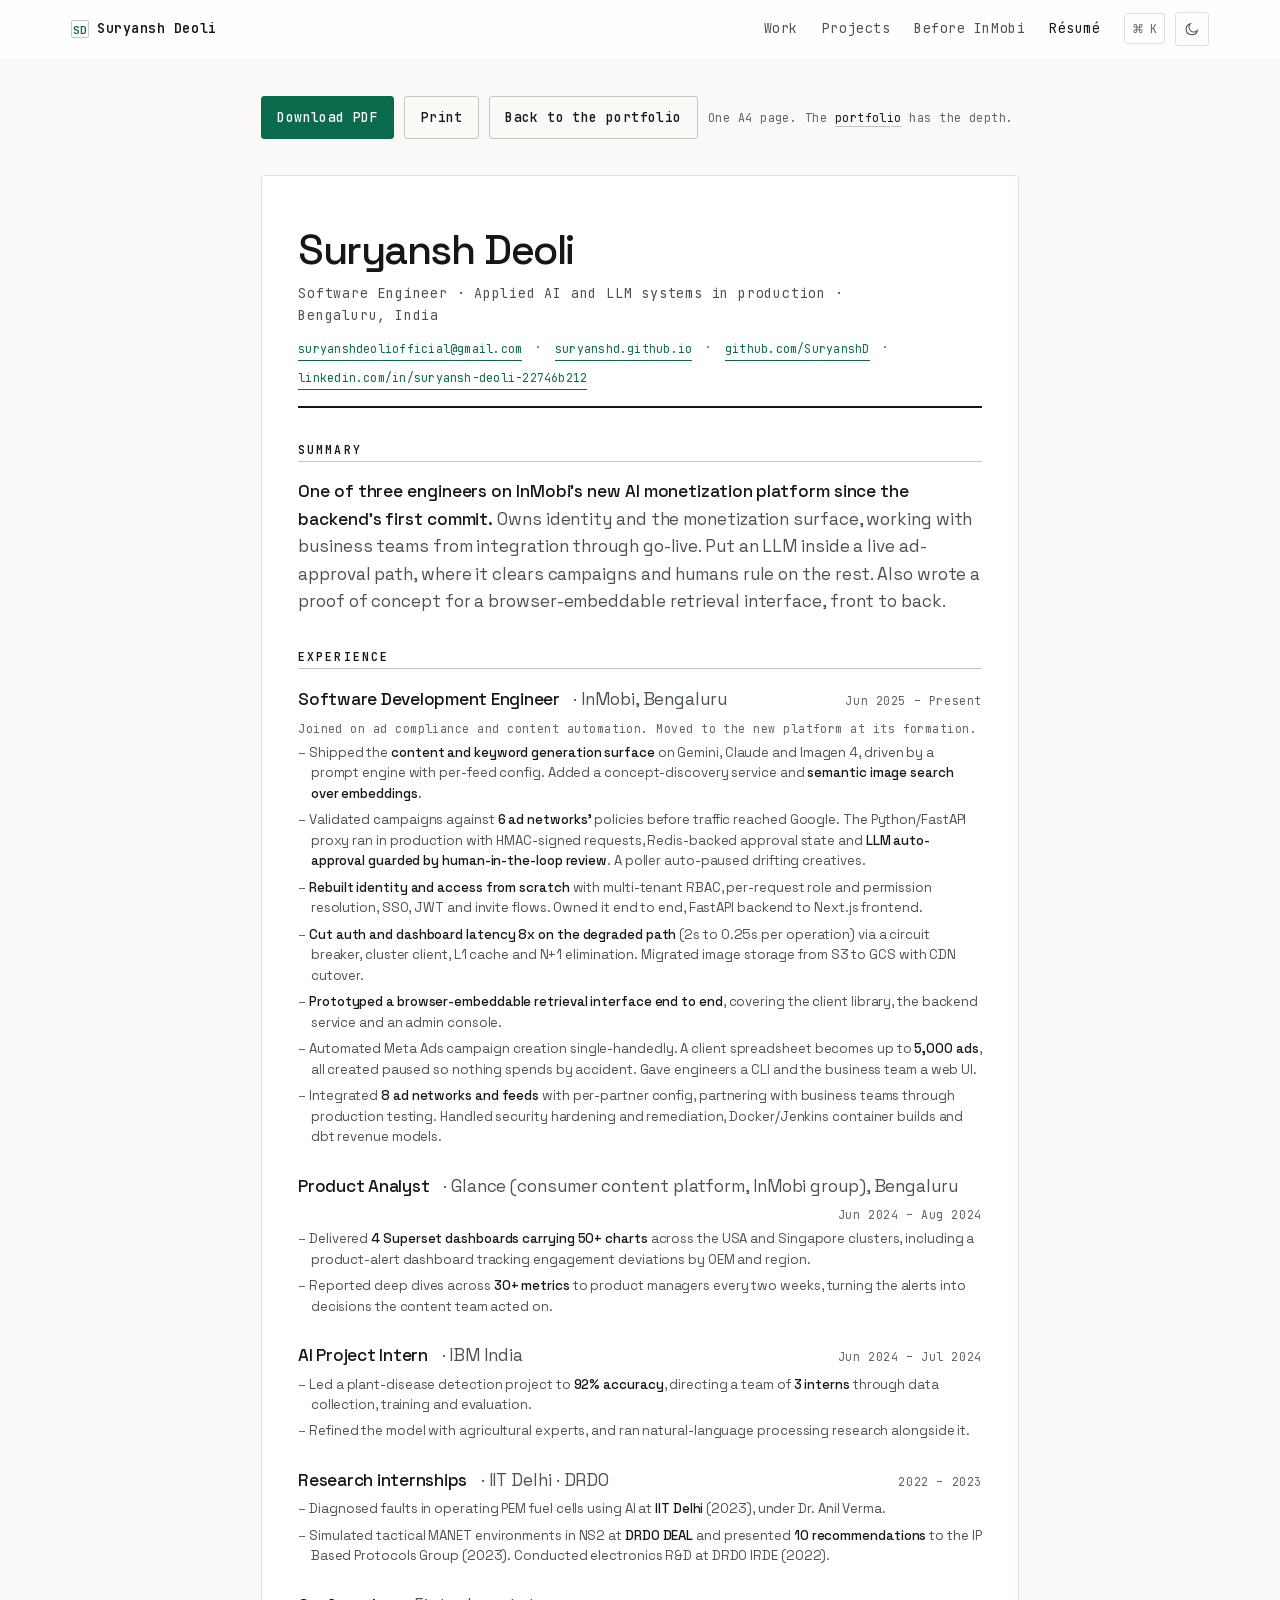
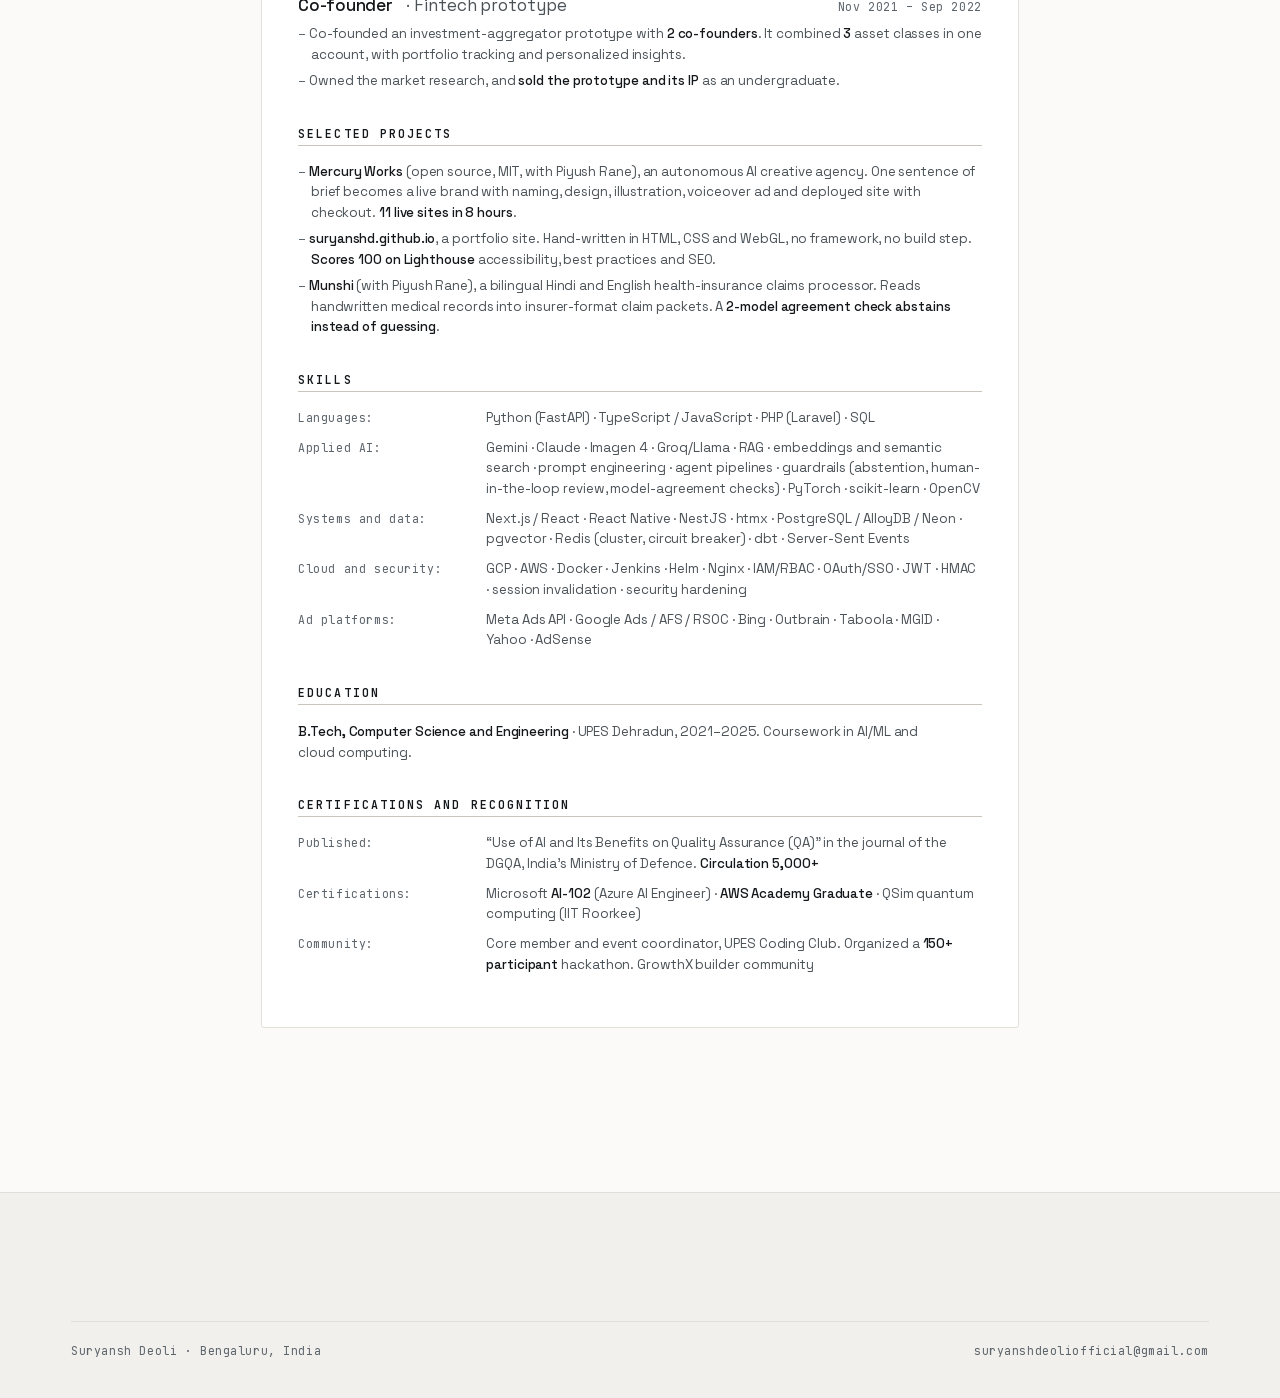
<file: resume.html>
<!doctype html>
<html lang="en">
<head>
<meta charset="utf-8">
<meta name="viewport" content="width=device-width, initial-scale=1">
<title>Résumé — Suryansh Deoli</title>
<meta name="description" content="Résumé of Suryansh Deoli, software engineer at InMobi. Applied AI, LLM systems in production, identity and platform engineering.">
<link rel="canonical" href="https://suryanshd.github.io/resume.html">
<meta property="og:type" content="profile">
<meta property="og:url" content="https://suryanshd.github.io/resume.html">
<meta property="og:title" content="Résumé — Suryansh Deoli">
<meta property="og:description" content="Software engineer at InMobi. Applied AI and LLM systems in production, identity, and platform engineering.">
<meta property="og:image" content="https://suryanshd.github.io/assets/img/og.png">
<meta name="twitter:card" content="summary_large_image">
<meta name="theme-color" content="#fbfaf8" media="(prefers-color-scheme: light)">
<meta name="theme-color" content="#08090b" media="(prefers-color-scheme: dark)">
<link rel="icon" href="assets/img/favicon.svg" type="image/svg+xml">
<link rel="preload" href="assets/fonts/space-grotesk-var.woff2" as="font" type="font/woff2" crossorigin>
<link rel="preload" href="assets/fonts/jetbrains-mono-var.woff2" as="font" type="font/woff2" crossorigin>
<link rel="stylesheet" href="assets/css/base.css">
<link rel="stylesheet" href="assets/css/print.css">
<script>
(function () {
  try { var t = localStorage.getItem('sd-theme');
    if (t === 'light' || t === 'dark') document.documentElement.setAttribute('data-theme', t); } catch (e) {}
  document.documentElement.classList.add('js');
})();
</script>
</head>
<body>
<a class="skip" href="#main">Skip to content</a>

<header class="hdr" id="hdr">
  <div class="wrap hdr__in">
    <a class="hdr__mark" href="index.html"><b>SD</b> Suryansh Deoli</a>
    <nav class="hdr__nav" aria-label="Sections">
      <a href="index.html#pipeline">Work</a>
      <a href="index.html#projects">Projects</a>
      <a href="index.html#before">Before InMobi</a>
      <a href="resume.html" aria-current="page">Résumé</a>
    </nav>
    <div class="hdr__tools">
      <button class="kbd-btn" id="pal-open" aria-label="Open menu and search ⌘K"><span class="kbd-btn__cmd">⌘</span><span class="kbd-btn__k">K</span><span class="kbd-btn__menu">Menu</span></button>
      <button class="icon-btn" id="theme-btn" data-theme-icon aria-label="Switch colour theme">
        <svg class="i-sun" viewBox="0 0 24 24" fill="none" stroke="currentColor" stroke-width="1.6" aria-hidden="true"><circle cx="12" cy="12" r="4.2"/><path d="M12 2v2.6M12 19.4V22M2 12h2.6M19.4 12H22M4.9 4.9l1.9 1.9M17.2 17.2l1.9 1.9M19.1 4.9l-1.9 1.9M6.8 17.2l-1.9 1.9"/></svg>
        <svg class="i-moon" viewBox="0 0 24 24" fill="none" stroke="currentColor" stroke-width="1.6" aria-hidden="true"><path d="M20 14.4A8.5 8.5 0 1 1 9.6 4a6.8 6.8 0 0 0 10.4 10.4Z"/></svg>
      </button>
    </div>
  </div>
</header>

<main class="cv" id="main">
  <div class="cv__wrap">

    <div class="cv__actions no-print">
      <a class="btn btn--primary" href="assets/Suryansh-Deoli-Resume.pdf" download>Download PDF</a>
      <button class="btn" id="print-btn" type="button">Print</button>
      <a class="btn" href="index.html">Back to the portfolio</a>
      <span class="cv__note">One A4 page. The <a class="link" href="index.html">portfolio</a> has the depth.</span>
    </div>

    <article class="cv__sheet">
      <div class="cv__head">
        <h1>Suryansh Deoli</h1>
        <p class="cv__role">Software Engineer &middot; Applied AI and LLM systems in production &middot; Bengaluru, India</p>
        <p class="cv__contact">
          <a href="mailto:suryanshdeoliofficial@gmail.com">suryanshdeoliofficial@gmail.com</a>
          <span class="cv__sep" aria-hidden="true">&middot;</span>
          <a href="https://suryanshd.github.io/">suryanshd.github.io</a>
          <span class="cv__sep" aria-hidden="true">&middot;</span>
          <a href="https://github.com/SuryanshD" target="_blank" rel="noopener">github.com/SuryanshD</a>
          <span class="cv__sep" aria-hidden="true">&middot;</span>
          <a href="https://www.linkedin.com/in/suryansh-deoli-22746b212" target="_blank" rel="noopener">linkedin.com/in/suryansh-deoli-22746b212</a>
        </p>
      </div>

      <h2 class="cv__sum-h">Summary</h2>
      <p class="cv__lede">
        <strong>One of three engineers on InMobi&rsquo;s new AI monetization platform since the
        backend&rsquo;s first commit.</strong> Owns identity and the monetization surface, working with business teams from integration through go-live. Put an LLM inside a
        live ad-approval path, where it clears campaigns and humans rule on the rest. Also wrote a proof of
        concept for a browser-embeddable retrieval interface, front to back.
      </p>

      <h2>Experience</h2>

      <div class="job">
        <div class="job__top">
          <span class="job__what">Software Development Engineer</span>
          <span class="job__org">&middot; InMobi, Bengaluru</span>
          <span class="job__when">Jun 2025 &ndash; Present</span>
        </div>
        <p class="job__sub">Joined on ad compliance and content automation. Moved to the new platform at its formation.</p>
        <ul>
          <li>Shipped the <b>content and keyword generation surface</b> on Gemini, Claude and Imagen 4, driven by a prompt engine with per-feed config. Added a concept-discovery service and <b>semantic image search over embeddings</b>.</li>
          <li>Validated campaigns against <b>6 ad networks&rsquo;</b> policies before traffic reached Google. The Python/FastAPI proxy ran in production with <span class="nb">HMAC-signed</span> requests, <span class="nb">Redis-backed</span> approval state and <b>LLM auto-approval guarded by human-in-the-loop review</b>. A poller auto-paused drifting creatives.</li>
          <li><b>Rebuilt identity and access from scratch</b> with multi-tenant RBAC, per-request role and permission resolution, SSO, JWT and invite flows. Owned it end to end, FastAPI backend to Next.js frontend.</li>
          <li><b>Cut auth and dashboard latency 8x on the degraded path</b> (2s to 0.25s per operation) via a circuit breaker, cluster client, L1 cache and N+1 elimination. Migrated image storage from S3 to GCS with CDN cutover.</li>
          <li><b>Prototyped a browser-embeddable retrieval interface end to end</b>, covering the client library, the backend service and an admin console.</li>
          <li>Automated Meta Ads campaign creation single-handedly. A client spreadsheet becomes up to <b>5,000 ads</b>, all created paused so nothing spends by accident. Gave engineers a CLI and the business team a web UI.</li>
          <li>Integrated <b>8 ad networks and feeds</b> with per-partner config, partnering with business teams through production testing. Handled security hardening and remediation, Docker/Jenkins container builds and dbt revenue models.</li>
        </ul>
      </div>

      <div class="job">
        <div class="job__top">
          <span class="job__what">Product Analyst</span>
          <span class="job__org">&middot; Glance (consumer content platform, InMobi group), Bengaluru</span>
          <span class="job__when">Jun 2024 &ndash; Aug 2024</span>
        </div>
        <ul>
          <li>Delivered <b>4 Superset dashboards carrying 50+ charts</b> across the USA and Singapore clusters, including a product-alert dashboard tracking engagement deviations by OEM and region.</li>
          <li>Reported deep dives across <b>30+ metrics</b> to product managers every two weeks, turning the alerts into decisions the content team acted on.</li>
        </ul>
      </div>

      <div class="job">
        <div class="job__top">
          <span class="job__what">AI Project Intern</span>
          <span class="job__org">&middot; IBM India</span>
          <span class="job__when">Jun 2024 &ndash; Jul 2024</span>
        </div>
        <ul>
          <li>Led a plant-disease detection project to <b>92% accuracy</b>, directing a team of <b>3 interns</b> through data collection, training and evaluation.</li>
          <li>Refined the model with agricultural experts, and ran natural-language processing research alongside it.</li>
        </ul>
      </div>

      <div class="job">
        <div class="job__top">
          <span class="job__what">Research internships</span>
          <span class="job__org">&middot; IIT Delhi &middot; DRDO</span>
          <span class="job__when">2022 &ndash; 2023</span>
        </div>
        <ul>
          <li>Diagnosed faults in operating PEM fuel cells using AI at <b>IIT Delhi</b> (2023), under Dr. Anil Verma.</li>
          <li>Simulated tactical MANET environments in NS2 at <b>DRDO DEAL</b> and presented <b>10 recommendations</b> to the IP Based Protocols Group (2023). Conducted electronics R&amp;D at DRDO IRDE (2022).</li>
        </ul>
      </div>

      <div class="job">
        <div class="job__top">
          <span class="job__what">Co-founder</span>
          <span class="job__org">&middot; Fintech prototype</span>
          <span class="job__when">Nov 2021 &ndash; Sep 2022</span>
        </div>
        <ul>
          <li>Co-founded an investment-aggregator prototype with <b>2 co-founders</b>. It combined <b>3</b> asset classes in one account, with portfolio tracking and personalized insights.</li>
          <li>Owned the market research, and <b>sold the prototype and its IP</b> as an undergraduate.</li>
        </ul>
      </div>

      <h2>Selected projects</h2>
      <div class="job">
        <ul>
          <li><b>Mercury Works</b> (open source, MIT, with Piyush Rane), an autonomous AI creative agency. One sentence of brief becomes a live brand with naming, design, illustration, voiceover ad and deployed site with checkout. <b>11 live sites in 8 hours</b>.</li>
          <li><b>suryanshd.github.io</b>, a portfolio site. Hand-written in HTML, CSS and WebGL, no framework, no build step. <b>Scores 100 on Lighthouse</b> accessibility, best practices and SEO.</li>
          <li><b>Munshi</b> (with Piyush Rane), a bilingual Hindi and English health-insurance claims processor. Reads handwritten medical records into insurer-format claim packets. A <b>2-model agreement check abstains instead of guessing</b>.</li>
        </ul>
      </div>

      <h2>Skills</h2>
      <div class="cv__rows">
        <p class="cv__row"><span class="k">Languages:</span><span>Python (FastAPI) &middot; TypeScript / JavaScript &middot; PHP (Laravel) &middot; SQL</span></p>
        <p class="cv__row"><span class="k">Applied AI:</span><span>Gemini &middot; Claude &middot; Imagen 4 &middot; Groq/Llama &middot; RAG &middot; embeddings and semantic search &middot; prompt engineering &middot; agent pipelines &middot; guardrails (abstention, human-in-the-loop review, model-agreement checks) &middot; PyTorch &middot; scikit-learn &middot; OpenCV</span></p>
        <p class="cv__row"><span class="k">Systems and data:</span><span>Next.js / React &middot; React Native &middot; NestJS &middot; htmx &middot; PostgreSQL / AlloyDB / Neon &middot; pgvector &middot; Redis (cluster, circuit breaker) &middot; dbt &middot; Server-Sent Events</span></p>
        <p class="cv__row"><span class="k">Cloud and security:</span><span>GCP &middot; AWS &middot; Docker &middot; Jenkins &middot; Helm &middot; Nginx &middot; IAM/RBAC &middot; OAuth/SSO &middot; JWT &middot; HMAC &middot; session invalidation &middot; security hardening</span></p>
        <p class="cv__row"><span class="k">Ad platforms:</span><span>Meta Ads API &middot; Google Ads / AFS / RSOC &middot; Bing &middot; Outbrain &middot; Taboola &middot; MGID &middot; Yahoo &middot; AdSense</span></p>
      </div>

      <h2>Education</h2>
      <div class="cv__compact">
        <p><b>B.Tech, Computer Science and Engineering</b> &middot; UPES Dehradun, 2021&ndash;2025. Coursework in AI/ML and cloud computing.</p>
      </div>

      <h2>Certifications and recognition</h2>
        <div class="cv__rows">
          <div class="cv__row"><span class="k">Published:</span><span>&ldquo;Use of AI and Its Benefits on Quality Assurance (QA)&rdquo; in the journal of the DGQA, India&rsquo;s Ministry of Defence. <b>Circulation 5,000+</b></span></div>
          <div class="cv__row"><span class="k">Certifications:</span><span>Microsoft <b>AI-102</b> (Azure AI Engineer) &middot; <b>AWS Academy Graduate</b> &middot; QSim quantum computing (IIT Roorkee)</span></div>
          <div class="cv__row"><span class="k">Community:</span><span>Core member and event coordinator, UPES Coding Club. Organized a <b>150+ participant</b> hackathon. GrowthX builder community</span></div>
        </div>
    </article>
  </div>
</main>

<footer class="ftr no-print">
  <div class="wrap">
    <div class="ftr__base">
      <span><a href="index.html">Suryansh Deoli</a> · Bengaluru, India</span>
      <span><a href="mailto:suryanshdeoliofficial@gmail.com">suryanshdeoliofficial@gmail.com</a></span>
    </div>
  </div>
</footer>

<div class="pal" id="pal" data-open="false" role="dialog" aria-modal="true" aria-labelledby="pal-title">
  <h2 class="vh" id="pal-title">Jump to a section or page</h2>
  <div class="pal__box">
    <input class="pal__input" id="pal-input" type="text" role="combobox" aria-expanded="true"
      aria-controls="pal-list" aria-autocomplete="list" placeholder="Jump to…" autocomplete="off" spellcheck="false">
    <div class="pal__list" id="pal-list" role="listbox" aria-label="Results"></div>
  </div>
</div>

<script src="assets/js/site.js" defer></script>
<script>
document.getElementById('print-btn').addEventListener('click', function () { window.print(); });
</script>
</body>
</html>
</file>
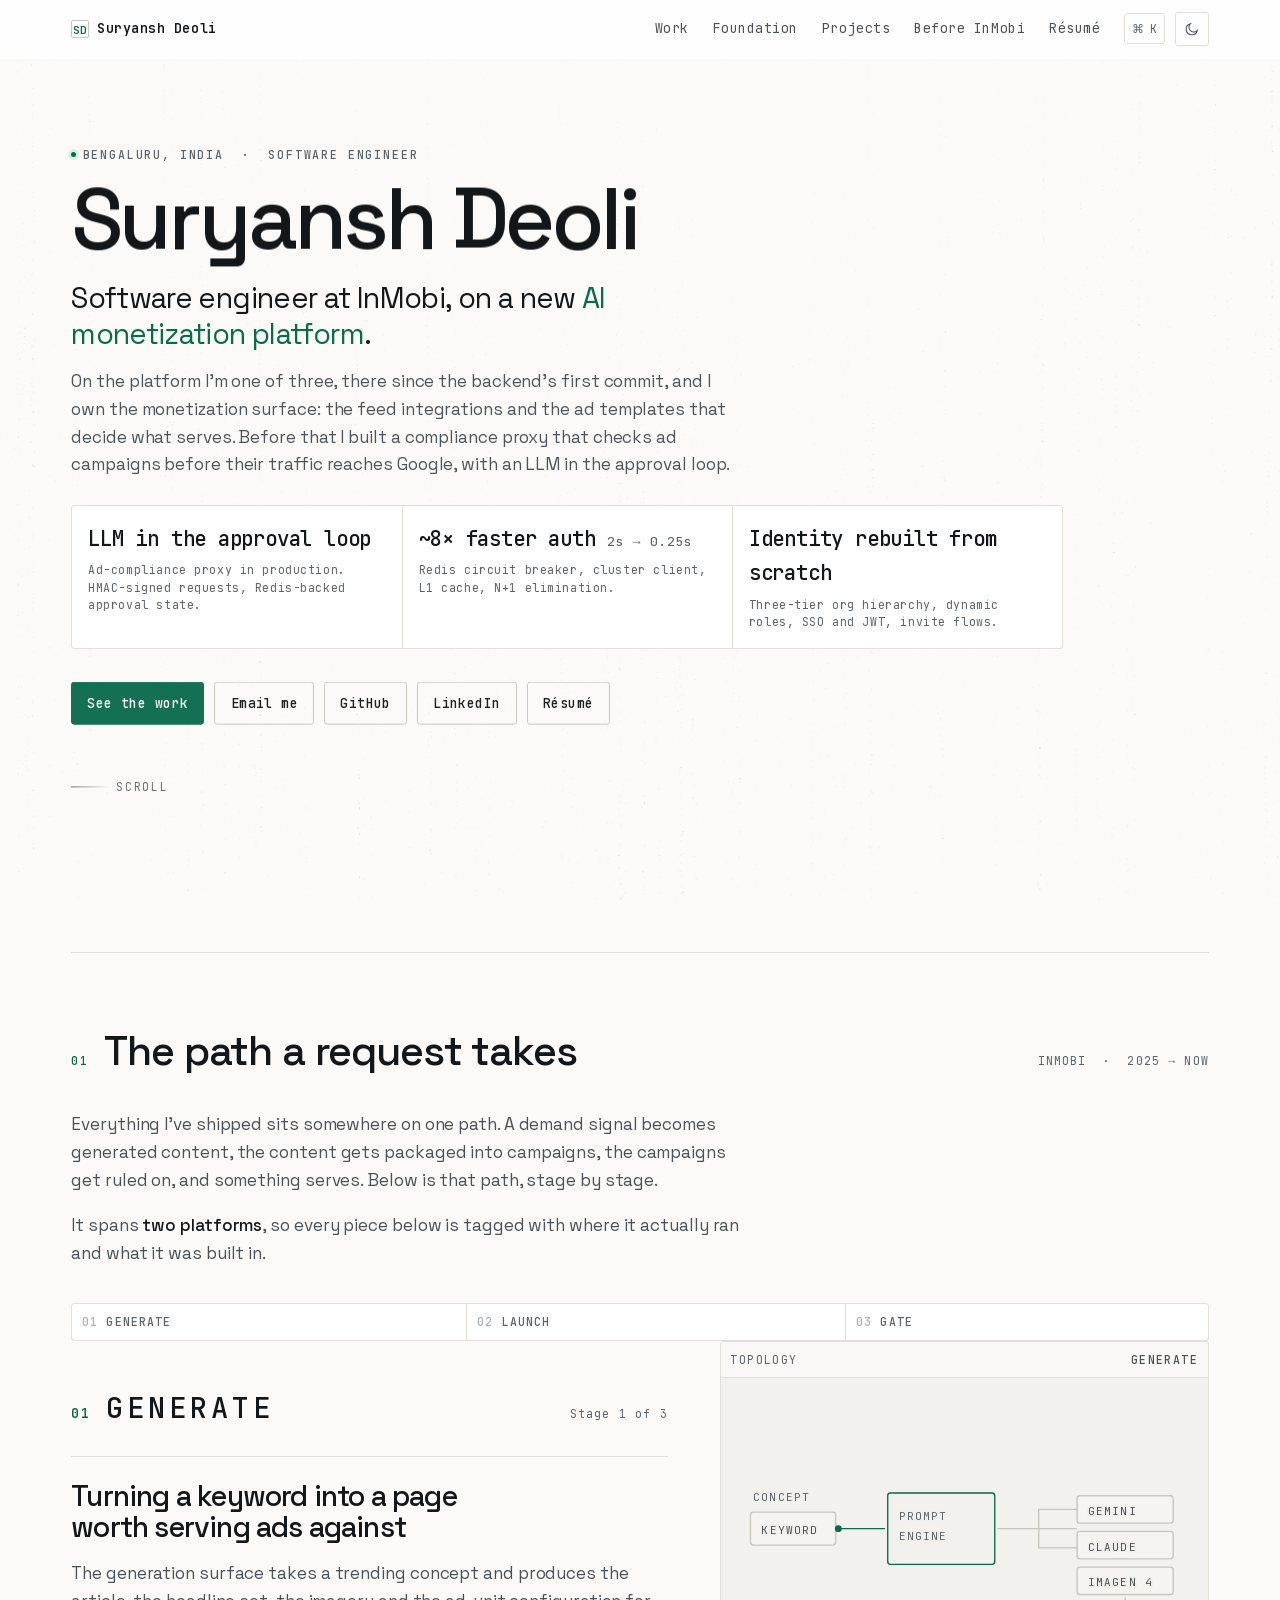
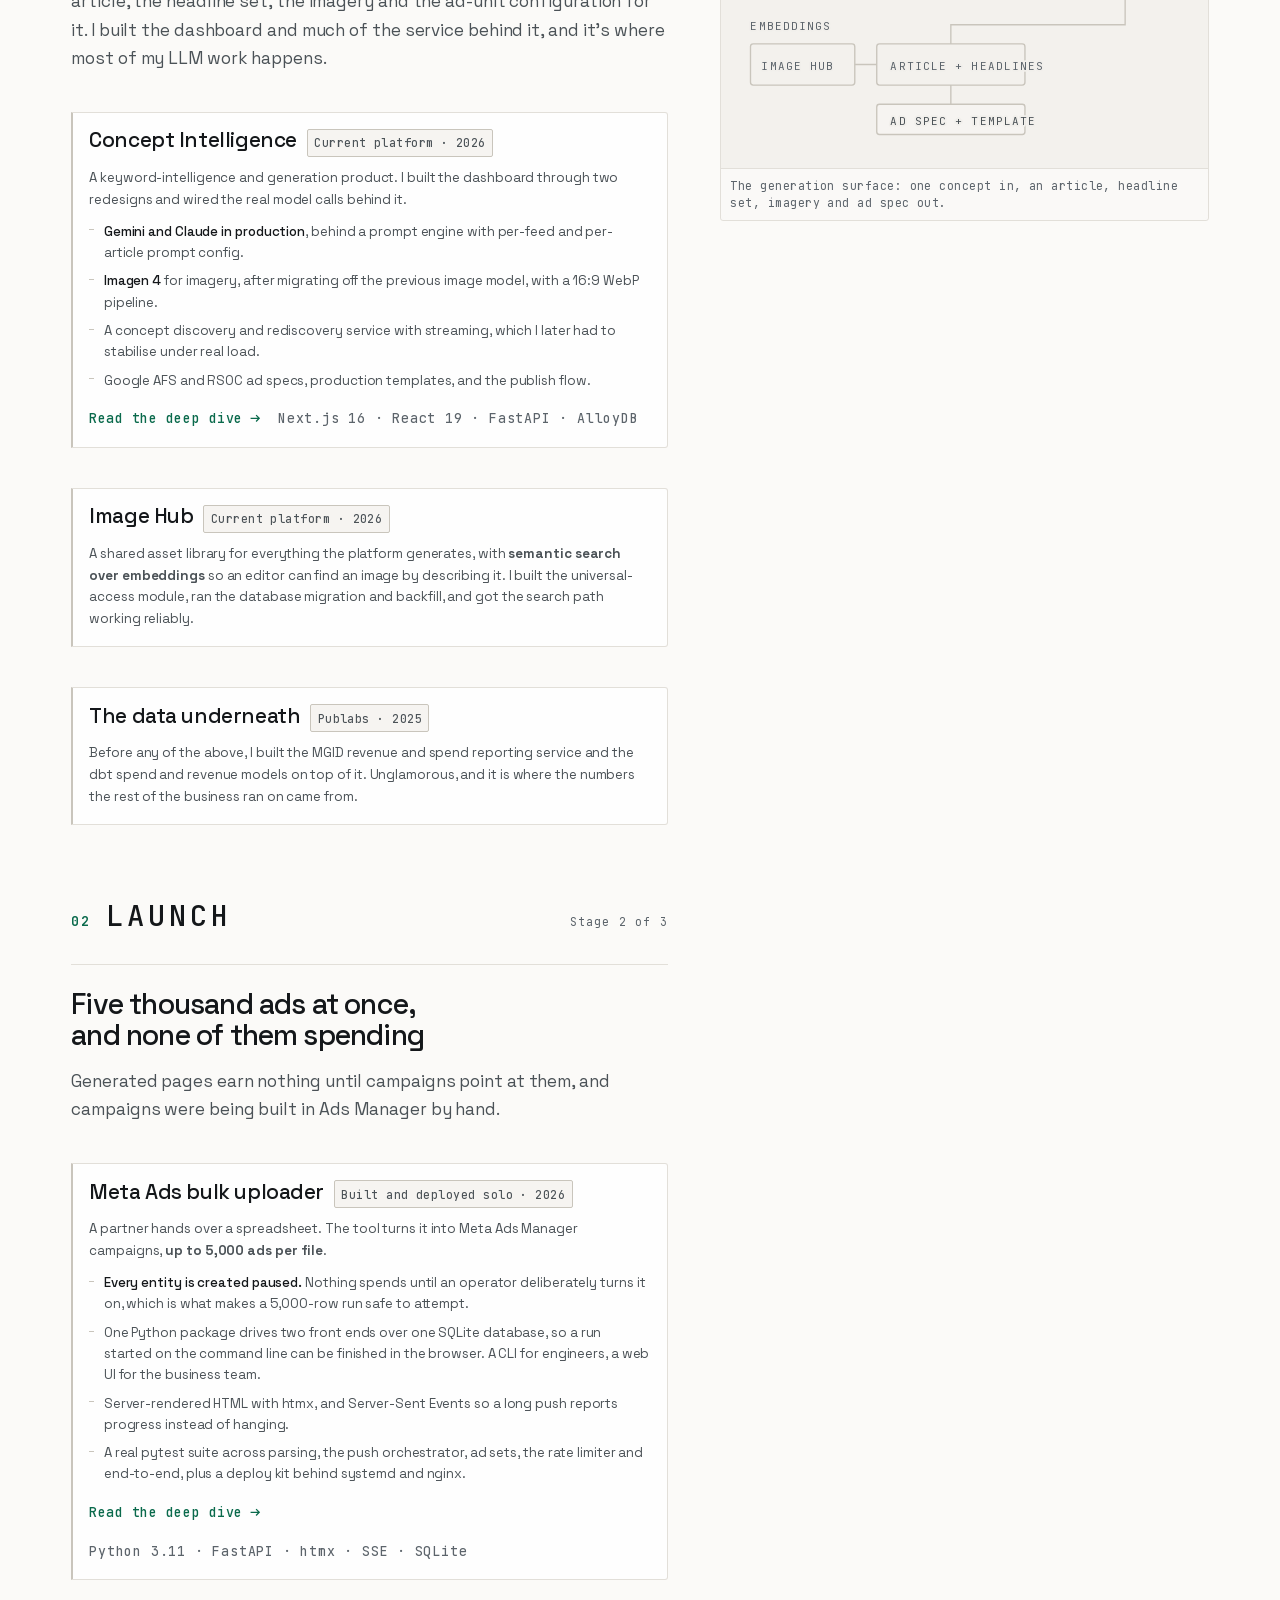
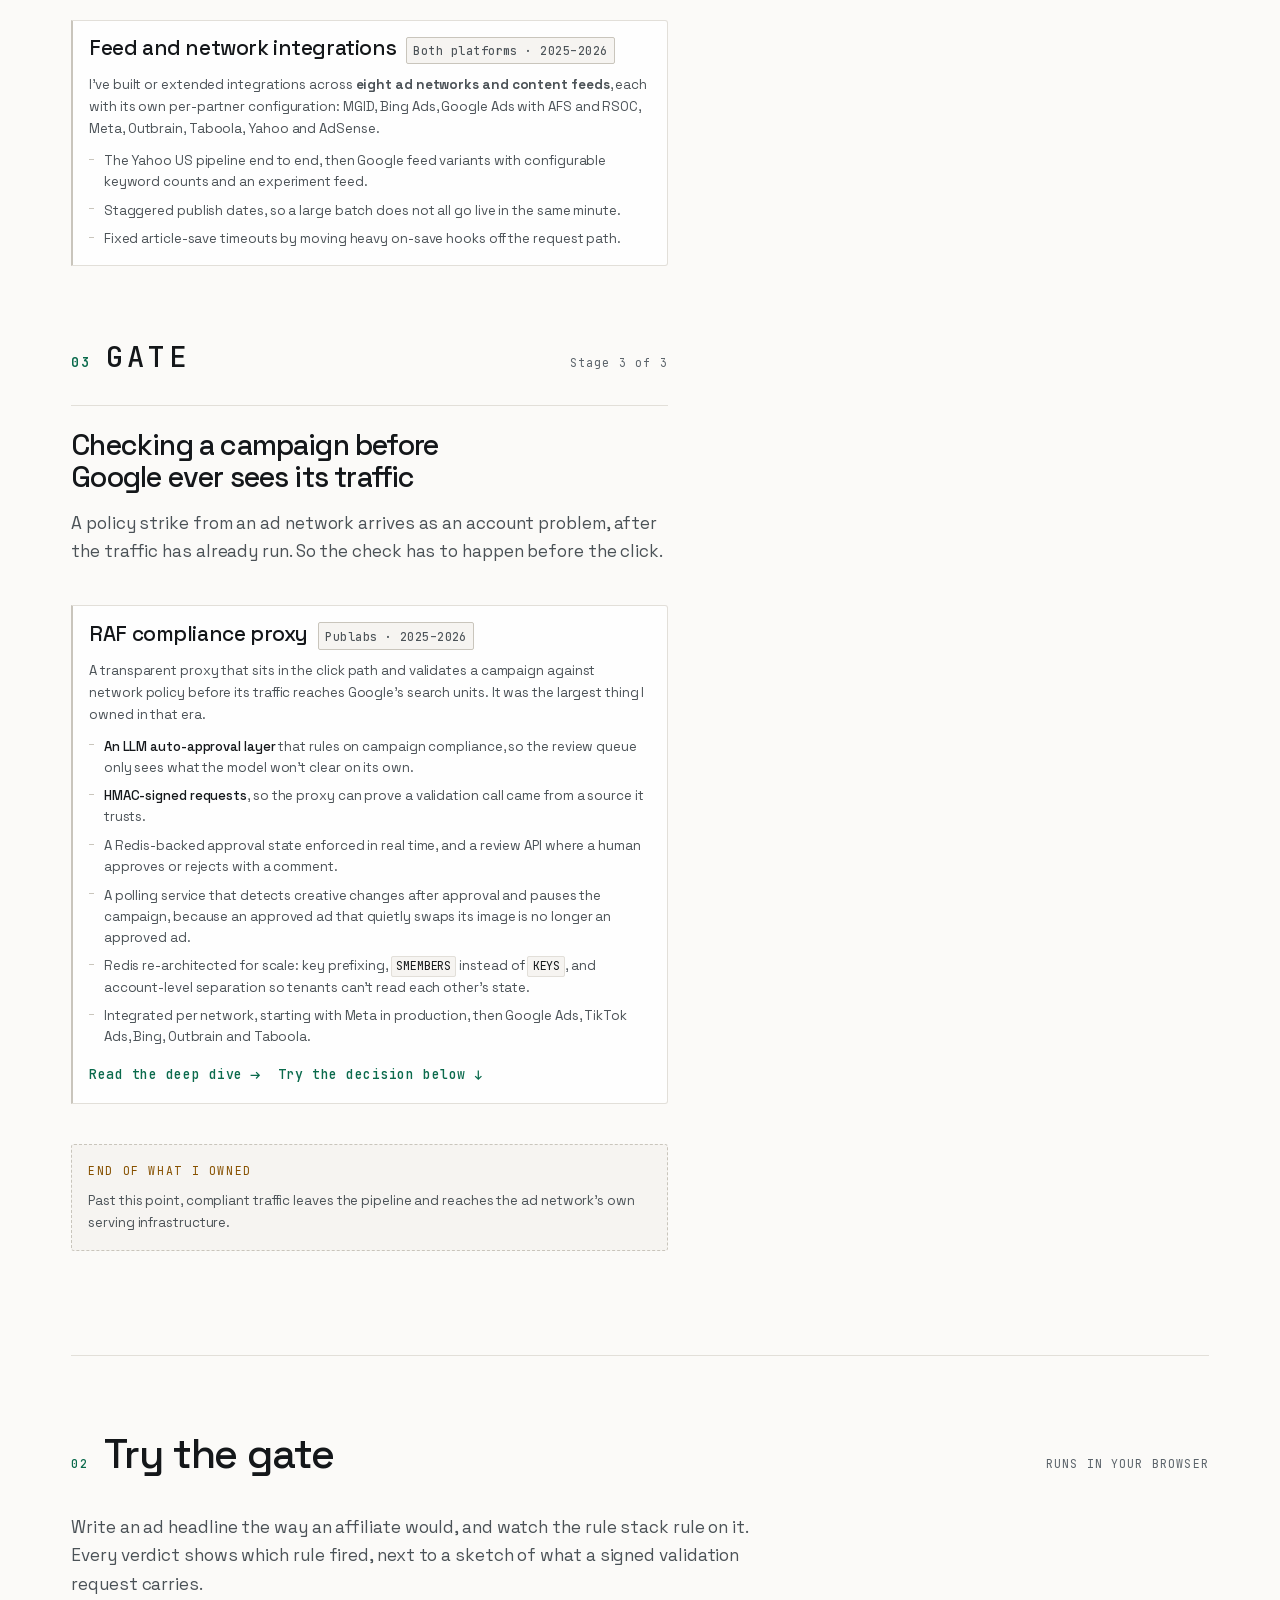
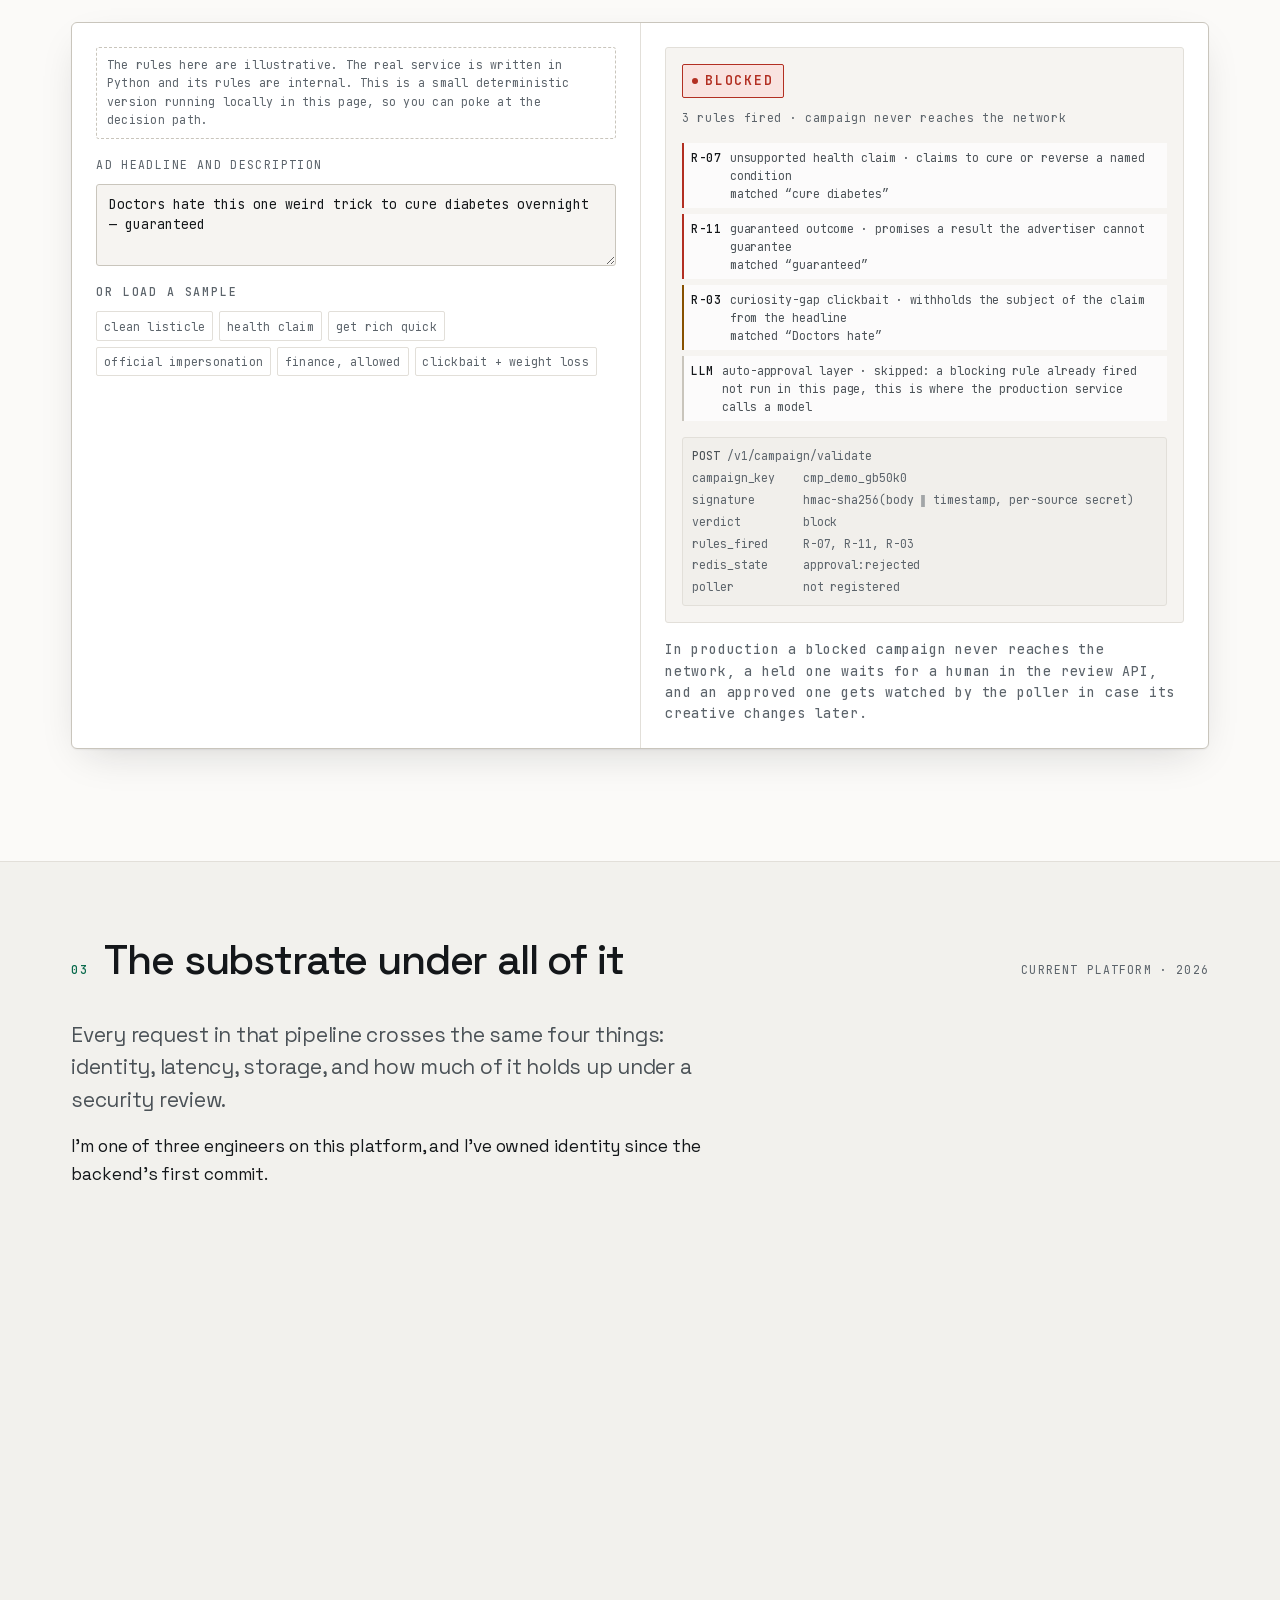
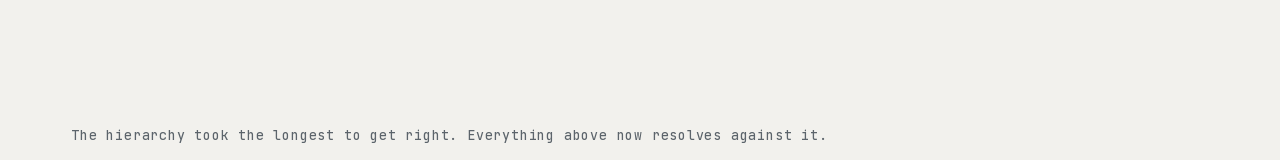
<file: work/answer-surface.html>
<!doctype html>
<html lang="en">
<head>
<meta charset="utf-8">
<title>Moved — Suryansh Deoli</title>
<!-- This page was removed. The stub stays so that links already shared
     land on the front page instead of a 404, and so crawlers are told
     explicitly to drop the URL from their index rather than keeping a
     cached copy of what used to be here. -->
<meta name="robots" content="noindex, nofollow">
<meta http-equiv="refresh" content="0; url=/">
<link rel="canonical" href="https://suryanshd.github.io/">
<style>
  body { background:#080a0a; color:#e9edec; font-family:system-ui,-apple-system,sans-serif;
         display:grid; place-items:center; min-height:100vh; margin:0; }
  a { color:#2dd496; }
</style>
</head>
<body><p>This page has been removed. <a href="/">Front page &rarr;</a></p></body>
</html>
</file>
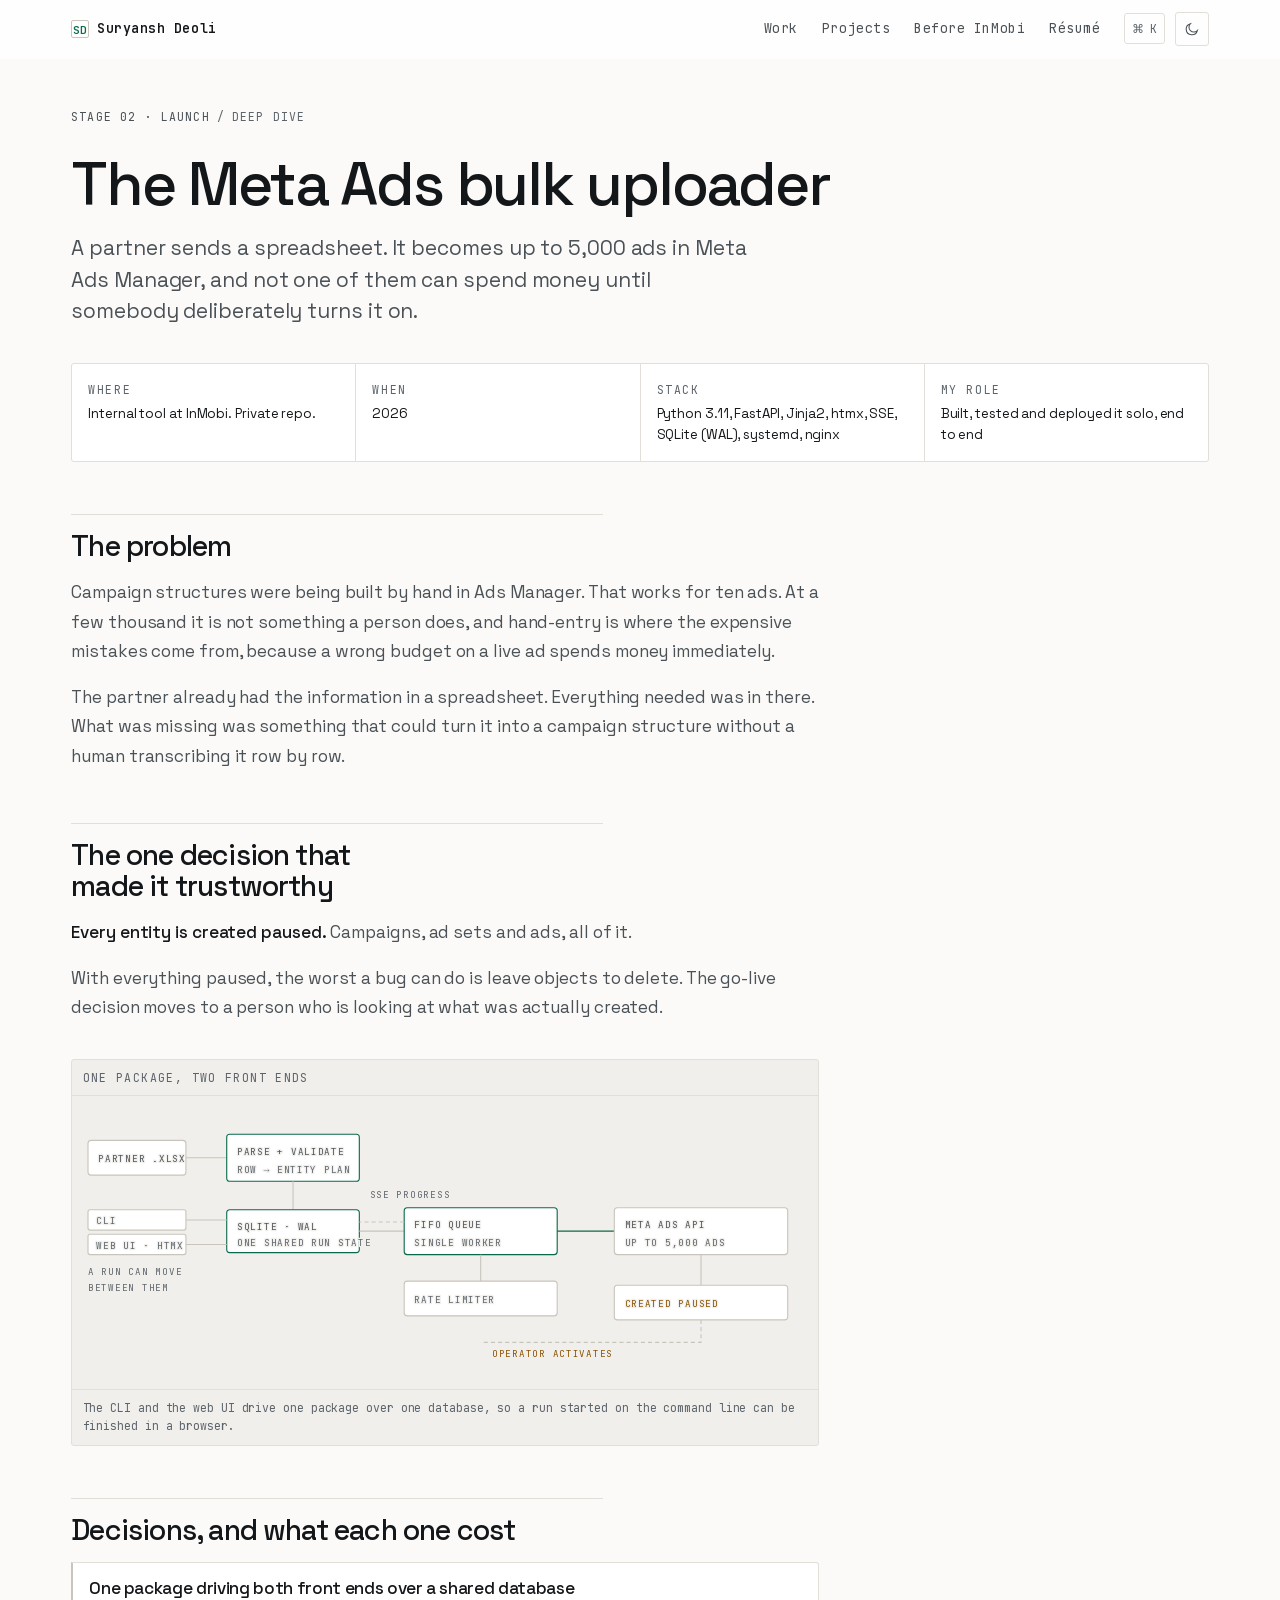
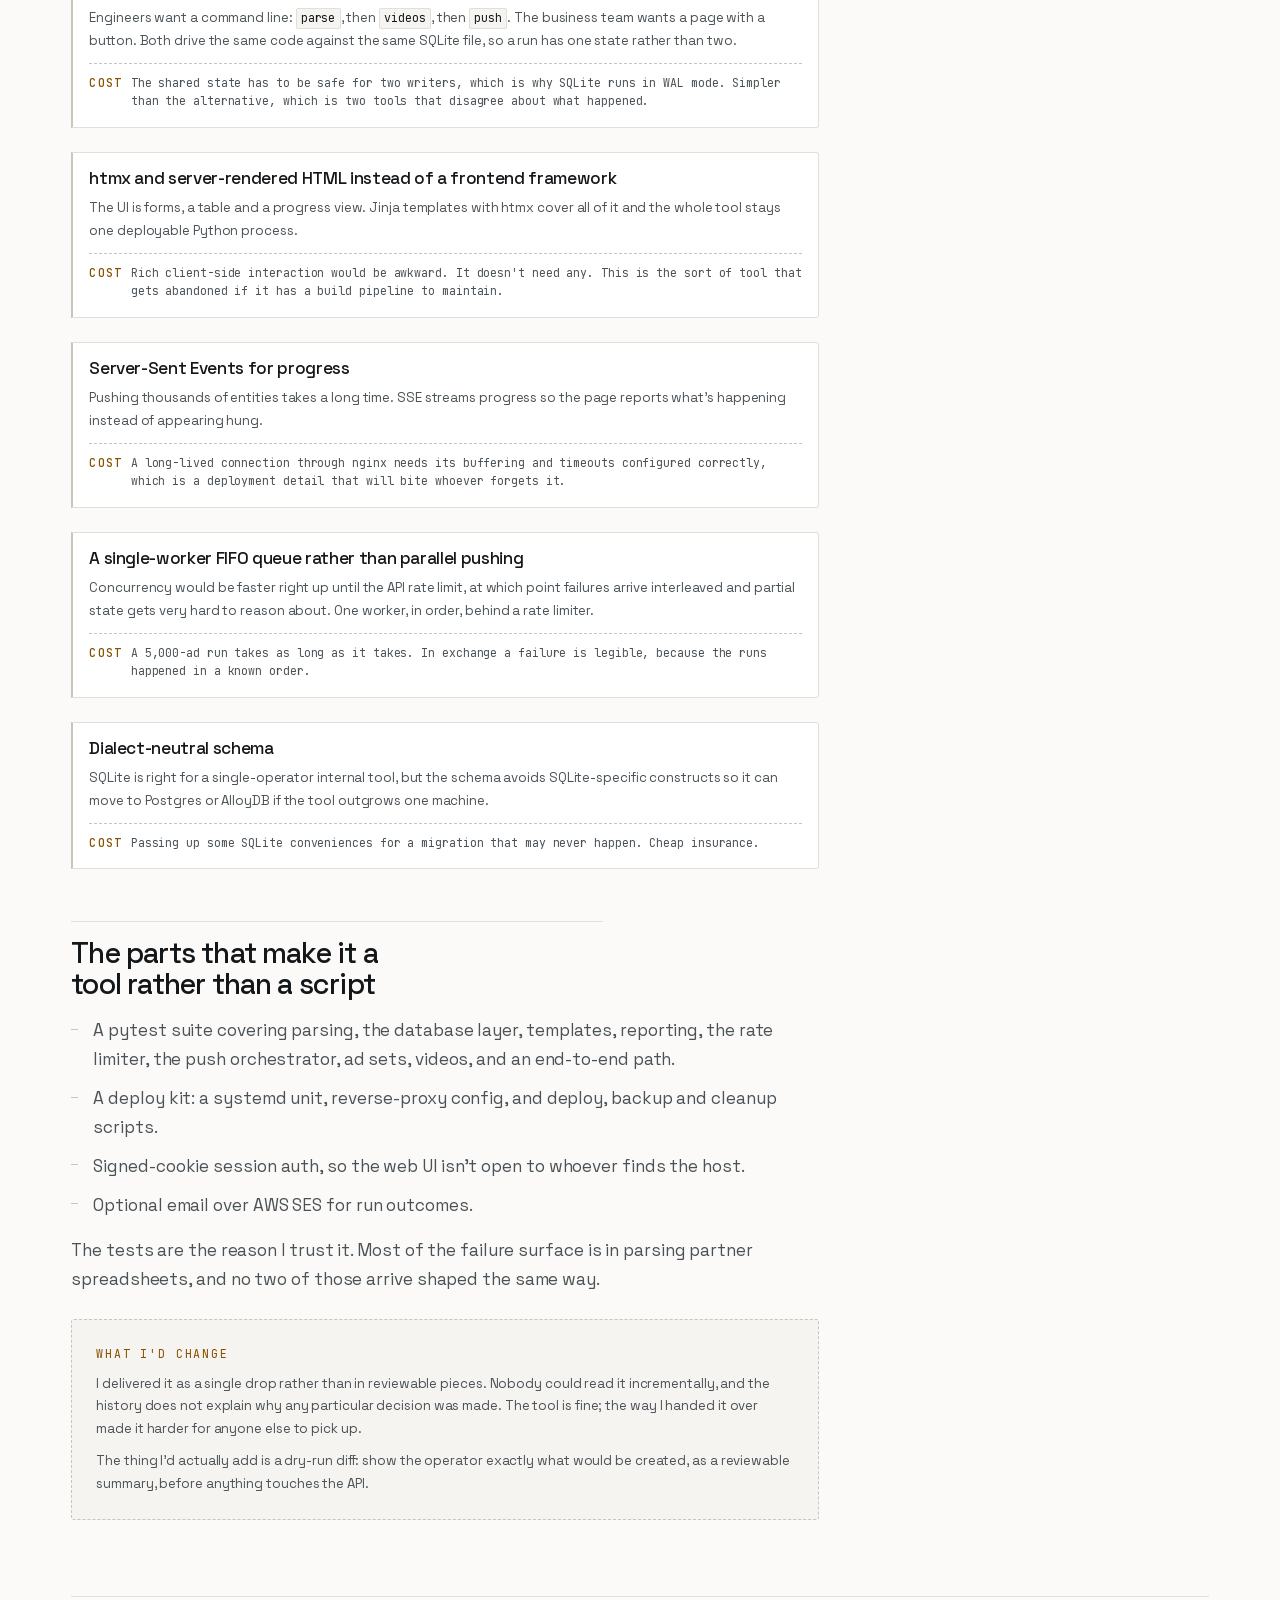
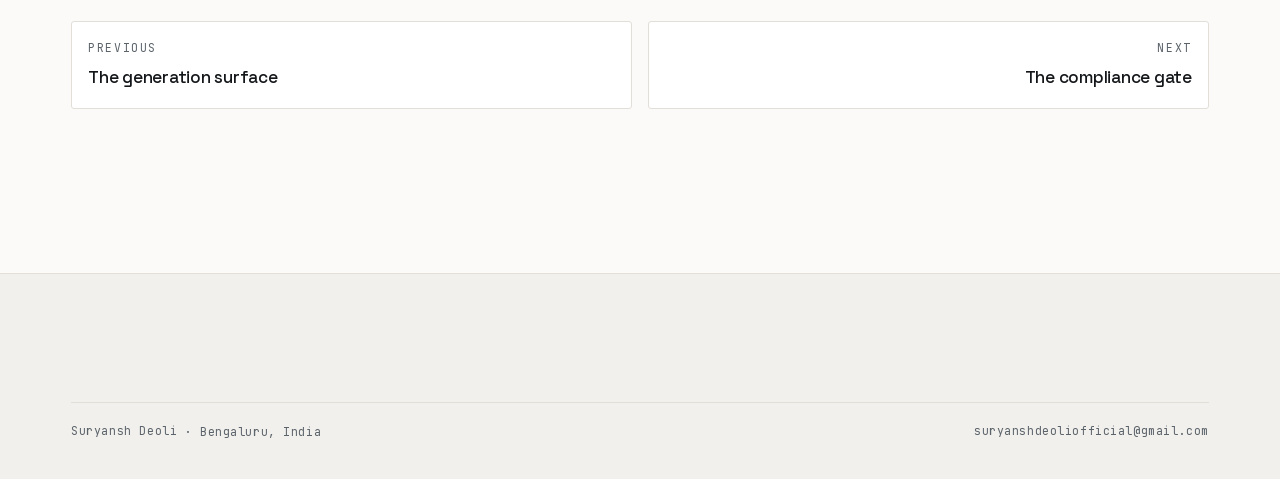
<file: work/bulk-uploader.html>
<!doctype html>
<html lang="en">
<head>
<meta charset="utf-8">
<meta name="viewport" content="width=device-width, initial-scale=1">
<title>The Meta Ads bulk uploader — Suryansh Deoli</title>
<meta name="description" content="A spreadsheet becomes up to 5,000 Meta ads, every one created paused. One Python package driving a CLI and a web UI over a shared SQLite database.">
<link rel="canonical" href="https://suryanshd.github.io/work/bulk-uploader.html">
<meta property="og:type" content="article">
<meta property="og:url" content="https://suryanshd.github.io/work/bulk-uploader.html">
<meta property="og:title" content="The Meta Ads bulk uploader — Suryansh Deoli">
<meta property="og:description" content="Built and deployed solo. Excel in, up to 5,000 ads out, nothing spending until an operator says so.">
<meta property="og:image" content="https://suryanshd.github.io/assets/img/og.png">
<meta name="twitter:card" content="summary_large_image">
<meta name="theme-color" content="#fbfaf8" media="(prefers-color-scheme: light)">
<meta name="theme-color" content="#08090b" media="(prefers-color-scheme: dark)">
<link rel="icon" href="../assets/img/favicon.svg" type="image/svg+xml">
<link rel="preload" href="../assets/fonts/space-grotesk-var.woff2" as="font" type="font/woff2" crossorigin>
<link rel="preload" href="../assets/fonts/jetbrains-mono-var.woff2" as="font" type="font/woff2" crossorigin>
<link rel="stylesheet" href="../assets/css/base.css">
<link rel="stylesheet" href="../assets/css/case.css">
<script>
(function () {
  try { var t = localStorage.getItem('sd-theme');
    if (t === 'light' || t === 'dark') document.documentElement.setAttribute('data-theme', t); } catch (e) {}
  document.documentElement.classList.add('js');
})();
</script>
<script type="application/ld+json">
{
  "@context": "https://schema.org",
  "@graph": [
    {
      "@type": "TechArticle",
      "headline": "The Meta Ads bulk uploader",
      "description": "A spreadsheet becomes up to 5,000 Meta ads, every one created paused. One Python package driving a CLI and a web UI over a shared SQLite database.",
      "url": "https://suryanshd.github.io/work/bulk-uploader.html",
      "author": {
        "@type": "Person",
        "name": "Suryansh Deoli",
        "url": "https://suryanshd.github.io/"
      },
      "publisher": {
        "@type": "Person",
        "name": "Suryansh Deoli",
        "url": "https://suryanshd.github.io/"
      },
      "inLanguage": "en",
      "isPartOf": {
        "@type": "WebSite",
        "name": "Suryansh Deoli",
        "url": "https://suryanshd.github.io/"
      }
    },
    {
      "@type": "BreadcrumbList",
      "itemListElement": [
        {
          "@type": "ListItem",
          "position": 1,
          "name": "Suryansh Deoli",
          "item": "https://suryanshd.github.io/"
        },
        {
          "@type": "ListItem",
          "position": 2,
          "name": "Stage 02 · Launch",
          "item": "https://suryanshd.github.io/"
        },
        {
          "@type": "ListItem",
          "position": 3,
          "name": "The Meta Ads bulk uploader",
          "item": "https://suryanshd.github.io/work/bulk-uploader.html"
        }
      ]
    }
  ]
}
</script>
</head>
<body>
<a class="skip" href="#main">Skip to content</a>

<header class="hdr" id="hdr">
  <div class="wrap hdr__in">
    <a class="hdr__mark" href="../index.html"><b>SD</b> Suryansh Deoli</a>
    <nav class="hdr__nav" aria-label="Sections">
      <a href="../index.html#pipeline">Work</a>
      <a href="../index.html#projects">Projects</a>
      <a href="../index.html#before">Before InMobi</a>
      <a href="../resume.html">Résumé</a>
    </nav>
    <div class="hdr__tools">
      <button class="kbd-btn" id="pal-open" aria-label="Open menu and search ⌘K"><span class="kbd-btn__cmd">⌘</span><span class="kbd-btn__k">K</span><span class="kbd-btn__menu">Menu</span></button>
      <button class="icon-btn" id="theme-btn" data-theme-icon aria-label="Switch colour theme">
        <svg class="i-sun" viewBox="0 0 24 24" fill="none" stroke="currentColor" stroke-width="1.6" aria-hidden="true"><circle cx="12" cy="12" r="4.2"/><path d="M12 2v2.6M12 19.4V22M2 12h2.6M19.4 12H22M4.9 4.9l1.9 1.9M17.2 17.2l1.9 1.9M19.1 4.9l-1.9 1.9M6.8 17.2l-1.9 1.9"/></svg>
        <svg class="i-moon" viewBox="0 0 24 24" fill="none" stroke="currentColor" stroke-width="1.6" aria-hidden="true"><path d="M20 14.4A8.5 8.5 0 1 1 9.6 4a6.8 6.8 0 0 0 10.4 10.4Z"/></svg>
      </button>
    </div>
  </div>
</header>

<main class="case" id="main">
  <div class="wrap">
    <p class="crumb"><a href="../index.html#stage-launch">Stage 02 · Launch</a> <span aria-hidden="true">/</span> Deep dive</p>

    <div class="case__head">
      <h1>The Meta Ads bulk uploader</h1>
      <p class="case__sum">
        A partner sends a spreadsheet. It becomes up to 5,000 ads in Meta Ads Manager, and not one of
        them can spend money until somebody deliberately turns it on.
      </p>
    </div>

    <div class="facts">
      <div class="facts__cell"><span class="facts__k">Where</span><span class="facts__v">Internal tool at InMobi. Private repo.</span></div>
      <div class="facts__cell"><span class="facts__k">When</span><span class="facts__v">2026</span></div>
      <div class="facts__cell"><span class="facts__k">Stack</span><span class="facts__v">Python 3.11, FastAPI, Jinja2, htmx, SSE, SQLite (WAL), systemd, nginx</span></div>
      <div class="facts__cell"><span class="facts__k">My role</span><span class="facts__v">Built, tested and deployed it solo, end to end</span></div>
    </div>

    <div class="prose">
      <h2>The problem</h2>
      <p>
        Campaign structures were being built by hand in Ads Manager. That works for ten ads. At a few
        thousand it is not something a person does, and hand-entry is where the expensive mistakes come
        from, because a wrong budget on a live ad spends money immediately.
      </p>
      <p>
        The partner already had the information in a spreadsheet. Everything needed was in there. What
        was missing was something that could turn it into a campaign structure without a human
        transcribing it row by row.
      </p>

      <h2>The one decision that made it trustworthy</h2>
      <p>
        <strong>Every entity is created paused.</strong> Campaigns, ad sets and ads, all of it.
      </p>
      <p>
        With everything paused, the worst a bug can do is leave objects to delete. The go-live decision moves to a
        person who is looking at what was actually created.
      </p>

      <figure class="fig">
        <div class="fig__hd">One package, two front ends</div>
        <div class="fig__body">
          <svg viewBox="0 0 700 240" role="img" aria-label="A spreadsheet is parsed into a shared SQLite database. A CLI and a web UI both drive the same package. A single-worker FIFO queue pushes to the Meta Ads API, reporting progress over Server-Sent Events. Everything is created paused until an operator activates it.">
            <rect class="bx" x="0" y="20" width="96" height="34" rx="3"/>
            <text x="10" y="41">partner .xlsx</text>
            <path class="ln" d="M96 37h40"/>

            <rect class="bx bx--live" x="136" y="14" width="130" height="46" rx="3"/>
            <text x="146" y="34">parse + validate</text>
            <text x="146" y="52" class="dim">row → entity plan</text>

            <path class="ln" d="M201 60v28"/>
            <rect class="bx bx--live" x="136" y="88" width="130" height="42" rx="3"/>
            <text x="146" y="108">sqlite · wal</text>
            <text x="146" y="124" class="dim">one shared run state</text>

            <rect class="bx" x="0" y="88" width="96" height="20" rx="2"/>
            <text x="8" y="102" class="dim">cli</text>
            <rect class="bx" x="0" y="112" width="96" height="20" rx="2"/>
            <text x="8" y="126" class="dim">web ui · htmx</text>
            <path class="ln" d="M96 98h40M96 122h40"/>
            <text x="0" y="152" class="dim">a run can move</text>
            <text x="0" y="168" class="dim">between them</text>

            <path class="ln" d="M266 109h44"/>
            <rect class="bx bx--live" x="310" y="86" width="150" height="46" rx="3"/>
            <text x="320" y="106">fifo queue</text>
            <text x="320" y="124" class="dim">single worker</text>

            <path class="ln" d="M385 132v26"/>
            <rect class="bx" x="310" y="158" width="150" height="34" rx="3"/>
            <text x="320" y="179" class="dim">rate limiter</text>

            <path class="ln ln--pass" d="M460 109h56"/>
            <rect class="bx" x="516" y="86" width="170" height="46" rx="3"/>
            <text x="526" y="106">meta ads api</text>
            <text x="526" y="124" class="dim">up to 5,000 ads</text>

            <path class="ln" d="M601 132v30"/>
            <rect class="bx" x="516" y="162" width="170" height="34" rx="3"/>
            <text x="526" y="183" style="fill:var(--hold)">created paused</text>
            <path class="ln ln--dash" d="M601 196v22H385"/>
            <text x="396" y="232" style="fill:var(--hold)">operator activates</text>

            <path class="ln ln--dash" d="M310 100h-44"/>
            <text x="276" y="76" class="dim">sse progress</text>
          </svg>
        </div>
        <figcaption>
          The CLI and the web UI drive one package over one database, so a run started on the command
          line can be finished in a browser.
        </figcaption>
      </figure>

      <h2>Decisions, and what each one cost</h2>

      <div class="decision">
        <h3>One package driving both front ends over a shared database</h3>
        <p>
          Engineers want a command line: <code>parse</code>, then <code>videos</code>, then
          <code>push</code>. The business team wants a page with a button. Both drive the same code
          against the same SQLite file, so a run has one state rather than two.
        </p>
        <div class="decision__cost"><b>cost</b>
          <span>The shared state has to be safe for two writers, which is why SQLite runs in WAL mode. Simpler than the alternative, which is two tools that disagree about what happened.</span>
        </div>
      </div>

      <div class="decision">
        <h3>htmx and server-rendered HTML instead of a frontend framework</h3>
        <p>
          The UI is forms, a table and a progress view. Jinja templates with htmx cover all of it and
          the whole tool stays one deployable Python process.
        </p>
        <div class="decision__cost"><b>cost</b>
          <span>Rich client-side interaction would be awkward. It doesn't need any. This is the sort of tool that gets abandoned if it has a build pipeline to maintain.</span>
        </div>
      </div>

      <div class="decision">
        <h3>Server-Sent Events for progress</h3>
        <p>
          Pushing thousands of entities takes a long time. SSE streams progress so the page reports
          what's happening instead of appearing hung.
        </p>
        <div class="decision__cost"><b>cost</b>
          <span>A long-lived connection through nginx needs its buffering and timeouts configured correctly, which is a deployment detail that will bite whoever forgets it.</span>
        </div>
      </div>

      <div class="decision">
        <h3>A single-worker FIFO queue rather than parallel pushing</h3>
        <p>
          Concurrency would be faster right up until the API rate limit, at which point failures
          arrive interleaved and partial state gets very hard to reason about. One worker, in order,
          behind a rate limiter.
        </p>
        <div class="decision__cost"><b>cost</b>
          <span>A 5,000-ad run takes as long as it takes. In exchange a failure is legible, because the runs happened in a known order.</span>
        </div>
      </div>

      <div class="decision">
        <h3>Dialect-neutral schema</h3>
        <p>
          SQLite is right for a single-operator internal tool, but the schema avoids SQLite-specific
          constructs so it can move to Postgres or AlloyDB if the tool outgrows one machine.
        </p>
        <div class="decision__cost"><b>cost</b>
          <span>Passing up some SQLite conveniences for a migration that may never happen. Cheap insurance.</span>
        </div>
      </div>

      <h2>The parts that make it a tool rather than a script</h2>
      <ul>
        <li>A pytest suite covering parsing, the database layer, templates, reporting, the rate limiter, the push orchestrator, ad sets, videos, and an end-to-end path.</li>
        <li>A deploy kit: a systemd unit, reverse-proxy config, and deploy, backup and cleanup scripts.</li>
        <li>Signed-cookie session auth, so the web UI isn't open to whoever finds the host.</li>
        <li>Optional email over AWS SES for run outcomes.</li>
      </ul>
      <p>
        The tests are the reason I trust it. Most of the failure surface is in parsing partner
        spreadsheets, and no two of those arrive shaped the same way.
      </p>

      <div class="retro">
        <span class="retro__tag">What I'd change</span>
        <p>
          I delivered it as a single drop rather than in reviewable pieces. Nobody could read it
          incrementally, and the history does not explain why any particular decision was made. The tool
          is fine; the way I handed it over made it harder for anyone else to pick up.
        </p>
        <p>
          The thing I'd actually add is a dry-run diff: show the operator exactly what would be
          created, as a reviewable summary, before anything touches the API.
        </p>
      </div>
    </div>

    <nav class="case__nav" aria-label="Other deep dives">
      <a href="generation-surface.html"><span>Previous</span><b>The generation surface</b></a>
      <a href="compliance-gate.html"><span>Next</span><b>The compliance gate</b></a>
    </nav>
  </div>
</main>

<footer class="ftr">
  <div class="wrap">
    <div class="ftr__base">
      <span><a href="../index.html">Suryansh Deoli</a> · Bengaluru, India</span>
      <span><a href="mailto:suryanshdeoliofficial@gmail.com">suryanshdeoliofficial@gmail.com</a></span>
    </div>
  </div>
</footer>

<div class="pal" id="pal" data-open="false" role="dialog" aria-modal="true" aria-labelledby="pal-title">
  <h2 class="vh" id="pal-title">Jump to a section or page</h2>
  <div class="pal__box">
    <input class="pal__input" id="pal-input" type="text" role="combobox" aria-expanded="true"
      aria-controls="pal-list" aria-autocomplete="list" placeholder="Jump to…" autocomplete="off" spellcheck="false">
    <div class="pal__list" id="pal-list" role="listbox" aria-label="Results"></div>
  </div>
</div>

<script src="../assets/js/site.js" defer></script>
</body>
</html>
</file>
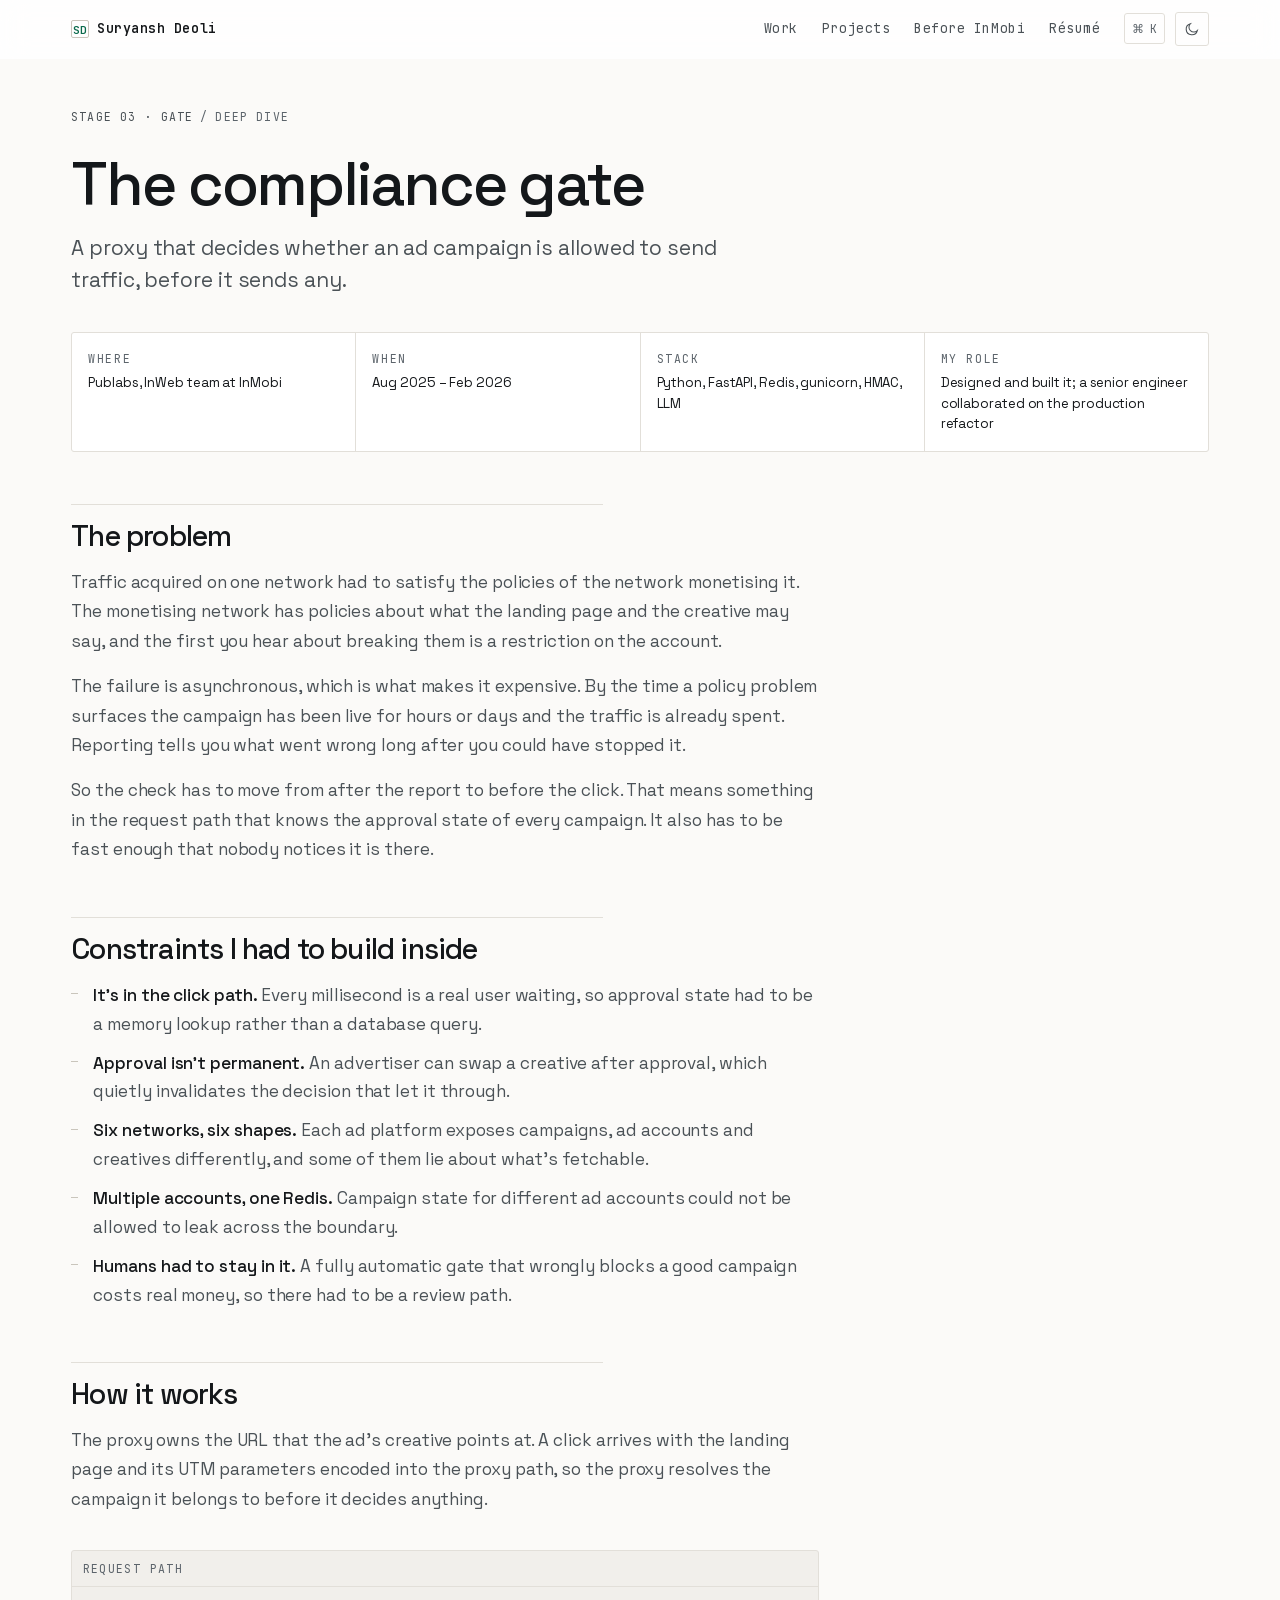
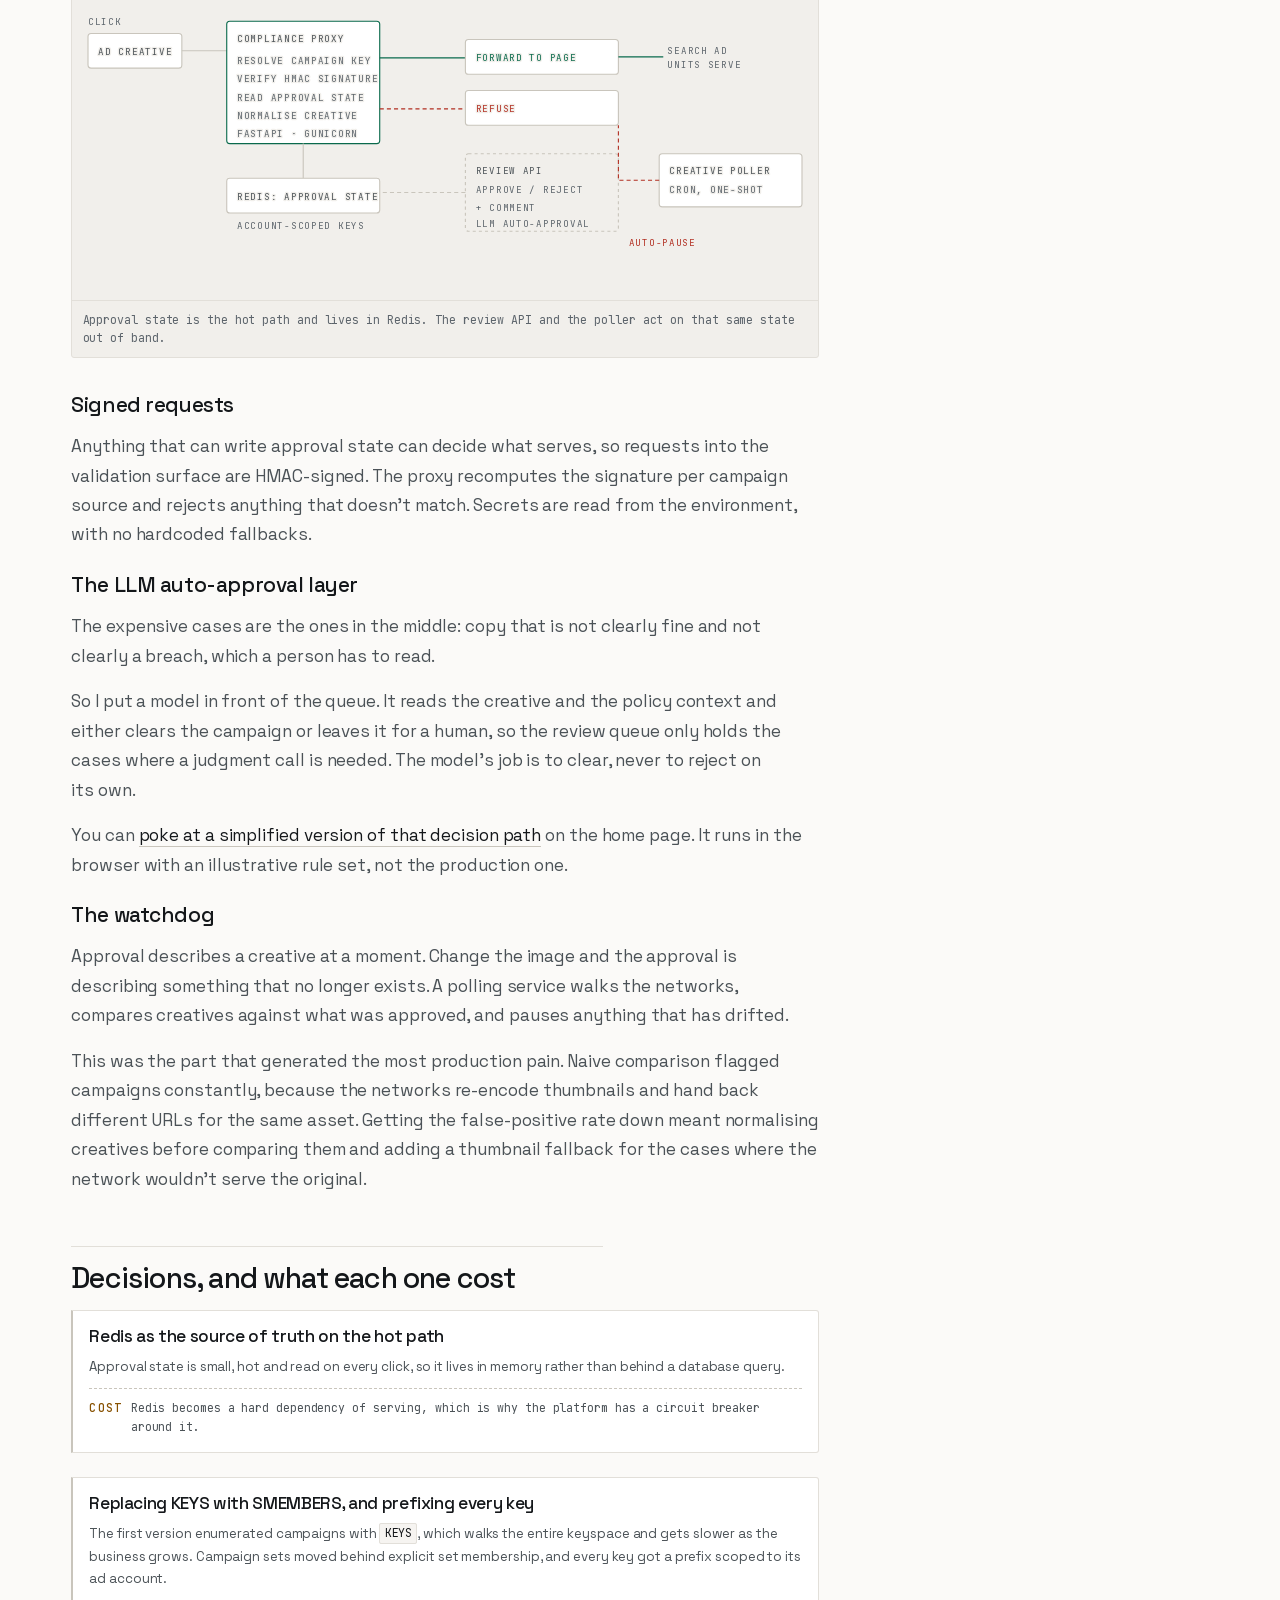
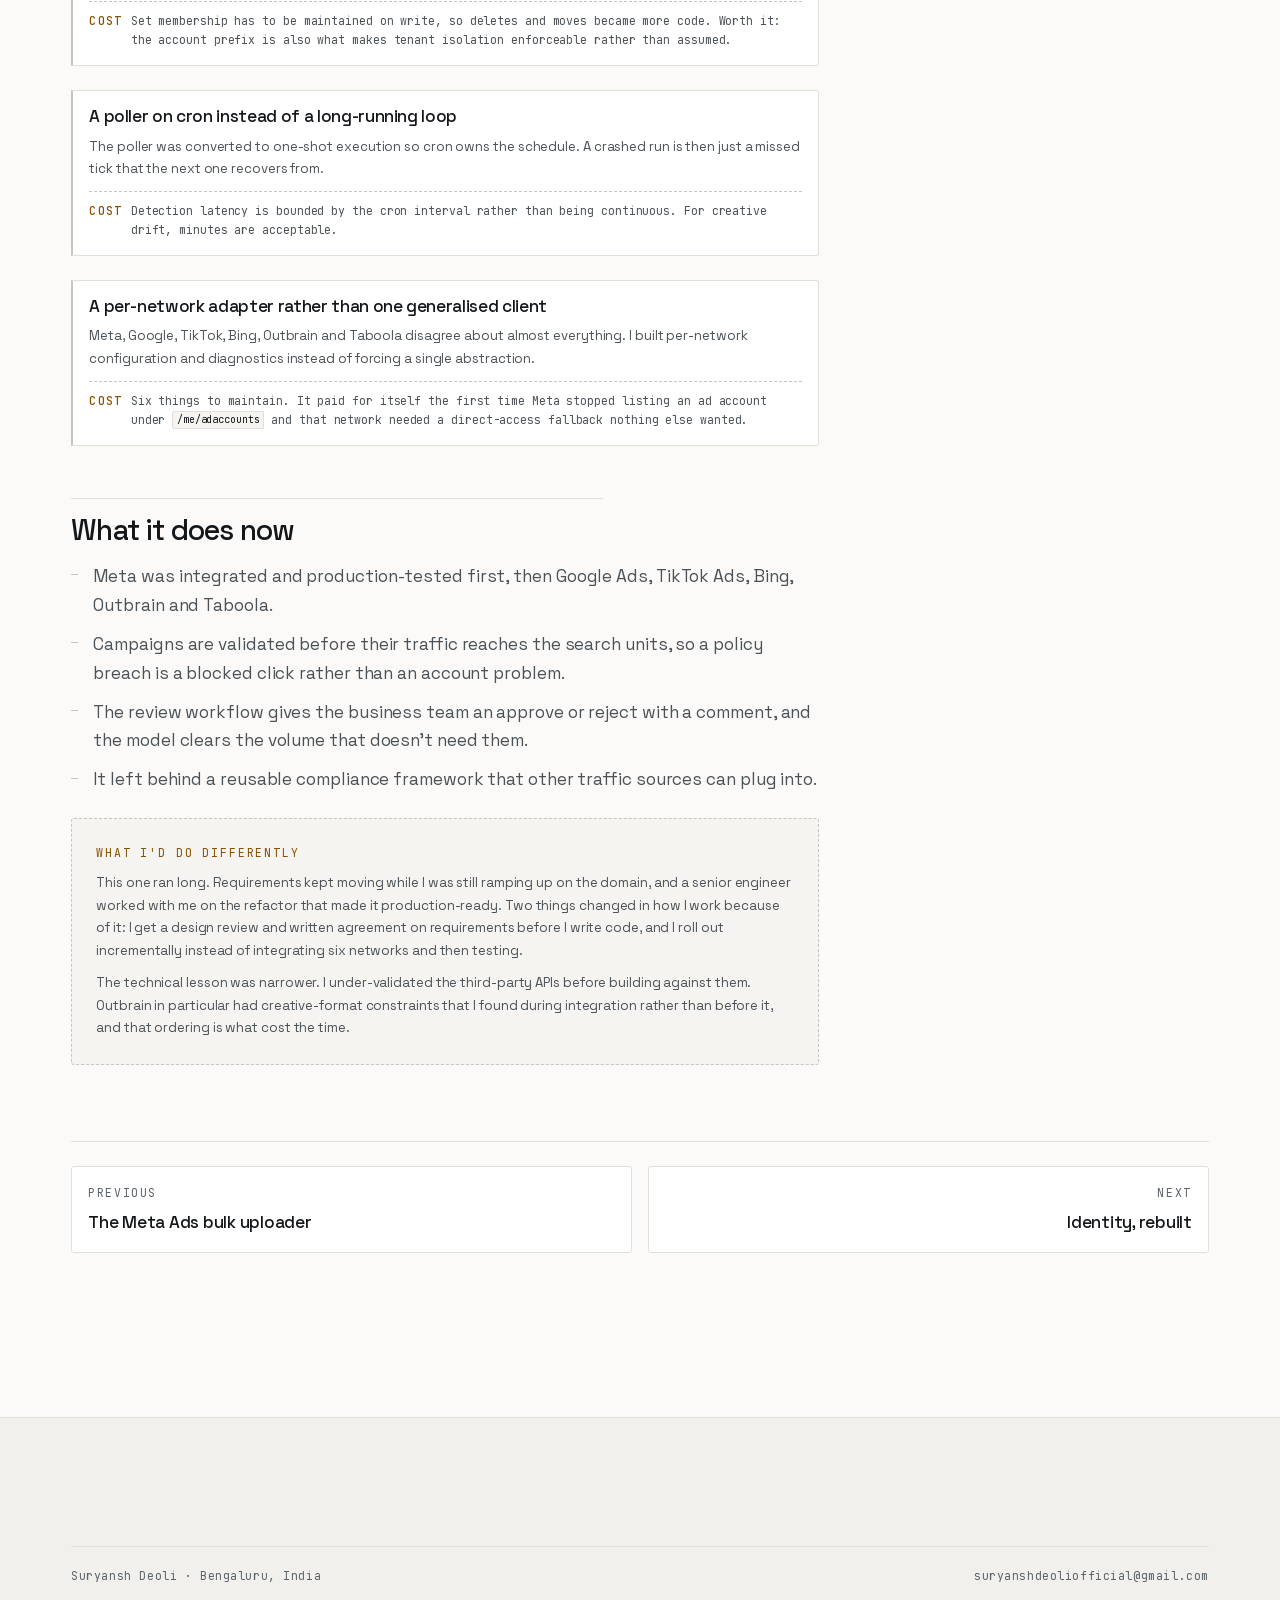
<file: work/compliance-gate.html>
<!doctype html>
<html lang="en">
<head>
<meta charset="utf-8">
<meta name="viewport" content="width=device-width, initial-scale=1">
<title>The compliance gate — Suryansh Deoli</title>
<meta name="description" content="An ad-compliance proxy that validates campaigns before their traffic reaches Google, with HMAC-signed requests, Redis approval state, and an LLM auto-approval layer.">
<link rel="canonical" href="https://suryanshd.github.io/work/compliance-gate.html">
<meta property="og:type" content="article">
<meta property="og:url" content="https://suryanshd.github.io/work/compliance-gate.html">
<meta property="og:title" content="The compliance gate — Suryansh Deoli">
<meta property="og:description" content="Validating ad campaigns before their traffic reaches Google. HMAC signing, Redis approval state, a creative-change watchdog, and an LLM in the approval loop.">
<meta property="og:image" content="https://suryanshd.github.io/assets/img/og.png">
<meta name="twitter:card" content="summary_large_image">
<meta name="theme-color" content="#fbfaf8" media="(prefers-color-scheme: light)">
<meta name="theme-color" content="#08090b" media="(prefers-color-scheme: dark)">
<link rel="icon" href="../assets/img/favicon.svg" type="image/svg+xml">
<link rel="preload" href="../assets/fonts/space-grotesk-var.woff2" as="font" type="font/woff2" crossorigin>
<link rel="preload" href="../assets/fonts/jetbrains-mono-var.woff2" as="font" type="font/woff2" crossorigin>
<link rel="stylesheet" href="../assets/css/base.css">
<link rel="stylesheet" href="../assets/css/case.css">
<script>
(function () {
  try { var t = localStorage.getItem('sd-theme');
    if (t === 'light' || t === 'dark') document.documentElement.setAttribute('data-theme', t); } catch (e) {}
  document.documentElement.classList.add('js');
})();
</script>
<script type="application/ld+json">
{
  "@context": "https://schema.org",
  "@graph": [
    {
      "@type": "TechArticle",
      "headline": "The compliance gate",
      "description": "An ad-compliance proxy that validates campaigns before their traffic reaches Google: HMAC-signed requests, Redis approval state, a creative-change watchdog, and an LLM auto-approval layer.",
      "url": "https://suryanshd.github.io/work/compliance-gate.html",
      "author": {
        "@type": "Person",
        "name": "Suryansh Deoli",
        "url": "https://suryanshd.github.io/"
      },
      "publisher": {
        "@type": "Person",
        "name": "Suryansh Deoli",
        "url": "https://suryanshd.github.io/"
      },
      "inLanguage": "en",
      "isPartOf": {
        "@type": "WebSite",
        "name": "Suryansh Deoli",
        "url": "https://suryanshd.github.io/"
      }
    },
    {
      "@type": "BreadcrumbList",
      "itemListElement": [
        {
          "@type": "ListItem",
          "position": 1,
          "name": "Suryansh Deoli",
          "item": "https://suryanshd.github.io/"
        },
        {
          "@type": "ListItem",
          "position": 2,
          "name": "Stage 03 · Gate",
          "item": "https://suryanshd.github.io/"
        },
        {
          "@type": "ListItem",
          "position": 3,
          "name": "The compliance gate",
          "item": "https://suryanshd.github.io/work/compliance-gate.html"
        }
      ]
    }
  ]
}
</script>
</head>
<body>
<a class="skip" href="#main">Skip to content</a>

<header class="hdr" id="hdr">
  <div class="wrap hdr__in">
    <a class="hdr__mark" href="../index.html"><b>SD</b> Suryansh Deoli</a>
    <nav class="hdr__nav" aria-label="Sections">
      <a href="../index.html#pipeline">Work</a>
      <a href="../index.html#projects">Projects</a>
      <a href="../index.html#before">Before InMobi</a>
      <a href="../resume.html">Résumé</a>
    </nav>
    <div class="hdr__tools">
      <button class="kbd-btn" id="pal-open" aria-label="Open menu and search ⌘K"><span class="kbd-btn__cmd">⌘</span><span class="kbd-btn__k">K</span><span class="kbd-btn__menu">Menu</span></button>
      <button class="icon-btn" id="theme-btn" data-theme-icon aria-label="Switch colour theme">
        <svg class="i-sun" viewBox="0 0 24 24" fill="none" stroke="currentColor" stroke-width="1.6" aria-hidden="true"><circle cx="12" cy="12" r="4.2"/><path d="M12 2v2.6M12 19.4V22M2 12h2.6M19.4 12H22M4.9 4.9l1.9 1.9M17.2 17.2l1.9 1.9M19.1 4.9l-1.9 1.9M6.8 17.2l-1.9 1.9"/></svg>
        <svg class="i-moon" viewBox="0 0 24 24" fill="none" stroke="currentColor" stroke-width="1.6" aria-hidden="true"><path d="M20 14.4A8.5 8.5 0 1 1 9.6 4a6.8 6.8 0 0 0 10.4 10.4Z"/></svg>
      </button>
    </div>
  </div>
</header>

<main class="case" id="main">
  <div class="wrap">
    <p class="crumb"><a href="../index.html#stage-gate">Stage 03 · Gate</a> <span aria-hidden="true">/</span> Deep dive</p>

    <div class="case__head">
      <h1>The compliance gate</h1>
      <p class="case__sum">
        A proxy that decides whether an ad campaign is allowed to send traffic, before it sends any.
      </p>
    </div>

    <div class="facts">
      <div class="facts__cell"><span class="facts__k">Where</span><span class="facts__v">Publabs, InWeb team at InMobi</span></div>
      <div class="facts__cell"><span class="facts__k">When</span><span class="facts__v">Aug 2025 – Feb 2026</span></div>
      <div class="facts__cell"><span class="facts__k">Stack</span><span class="facts__v">Python, FastAPI, Redis, gunicorn, HMAC, LLM</span></div>
      <div class="facts__cell"><span class="facts__k">My role</span><span class="facts__v">Designed and built it; a senior engineer collaborated on the production refactor</span></div>
    </div>

    <div class="prose">
      <h2>The problem</h2>
      <p>
        Traffic acquired on one network had to satisfy the policies of the network monetising it.
        The monetising network has policies about what the landing page and the creative may say, and
        the first you hear about breaking them is a restriction on the account.
      </p>
      <p>
        The failure is asynchronous, which is what makes it expensive. By the time a policy problem
        surfaces the campaign has been live for hours or days and the traffic is already spent.
        Reporting tells you what went wrong long after you could have stopped it.
      </p>
      <p>
        So the check has to move from after the report to before the click. That means something in
        the request path that knows the approval state of every campaign. It also has to be fast enough
        that nobody notices it is there.
      </p>

      <h2>Constraints I had to build inside</h2>
      <ul>
        <li><strong>It's in the click path.</strong> Every millisecond is a real user waiting, so approval state had to be a memory lookup rather than a database query.</li>
        <li><strong>Approval isn't permanent.</strong> An advertiser can swap a creative after approval, which quietly invalidates the decision that let it through.</li>
        <li><strong>Six networks, six shapes.</strong> Each ad platform exposes campaigns, ad accounts and creatives differently, and some of them lie about what's fetchable.</li>
        <li><strong>Multiple accounts, one Redis.</strong> Campaign state for different ad accounts could not be allowed to leak across the boundary.</li>
        <li><strong>Humans had to stay in it.</strong> A fully automatic gate that wrongly blocks a good campaign costs real money, so there had to be a review path.</li>
      </ul>

      <h2>How it works</h2>
      <p>
        The proxy owns the URL that the ad's creative points at. A click arrives with the landing
        page and its UTM parameters encoded into the proxy path, so the proxy resolves the campaign
        it belongs to before it decides anything.
      </p>

      <figure class="fig">
        <div class="fig__hd">Request path</div>
        <div class="fig__body">
          <svg viewBox="0 0 700 260" role="img" aria-label="A click enters the proxy, which resolves the campaign, checks Redis approval state, and either forwards to the landing page or refuses. A poller watches creatives and pauses campaigns whose creative changed.">
            <text x="0" y="14" class="dim">click</text>
            <rect class="bx" x="0" y="22" width="92" height="34" rx="3"/>
            <text x="10" y="43">ad creative</text>
            <path class="ln" d="M92 39h44"/>

            <rect class="bx bx--live" x="136" y="10" width="150" height="120" rx="3"/>
            <text x="146" y="30">compliance proxy</text>
            <text x="146" y="52" class="dim">resolve campaign key</text>
            <text x="146" y="70" class="dim">verify hmac signature</text>
            <text x="146" y="88" class="dim">read approval state</text>
            <text x="146" y="106" class="dim">normalise creative</text>
            <text x="146" y="124" class="dim">fastapi · gunicorn</text>

            <path class="ln" d="M211 130v34"/>
            <rect class="bx" x="136" y="164" width="150" height="34" rx="3"/>
            <text x="146" y="185">redis: approval state</text>
            <text x="146" y="214" class="dim">account-scoped keys</text>

            <path class="ln ln--pass" d="M286 46h84"/>
            <rect class="bx" x="370" y="28" width="150" height="34" rx="3"/>
            <text x="380" y="49" style="fill:var(--pass)">forward to page</text>
            <path class="ln ln--pass" d="M520 45h44"/>
            <text x="568" y="42" class="dim">search ad</text>
            <text x="568" y="56" class="dim">units serve</text>

            <path class="ln ln--block" d="M286 96h84"/>
            <rect class="bx" x="370" y="78" width="150" height="34" rx="3"/>
            <text x="380" y="99" style="fill:var(--block)">refuse</text>

            <rect class="bx bx--ghost" x="370" y="140" width="150" height="76" rx="3"/>
            <text x="380" y="160">review api</text>
            <text x="380" y="178" class="dim">approve / reject</text>
            <text x="380" y="196" class="dim">+ comment</text>
            <text x="380" y="212" class="dim">llm auto-approval</text>
            <path class="ln ln--dash" d="M370 178h-84"/>

            <rect class="bx" x="560" y="140" width="140" height="52" rx="3"/>
            <text x="570" y="160">creative poller</text>
            <text x="570" y="178" class="dim">cron, one-shot</text>
            <path class="ln ln--block" d="M560 166H520v-54"/>
            <text x="530" y="230" style="fill:var(--block)">auto-pause</text>
          </svg>
        </div>
        <figcaption>
          Approval state is the hot path and lives in Redis. The review API and the poller act on
          that same state out of band.
        </figcaption>
      </figure>

      <h3>Signed requests</h3>
      <p>
        Anything that can write approval state can decide what serves, so requests into the
        validation surface are HMAC-signed. The proxy recomputes the signature per campaign source and
        rejects anything that doesn't match. Secrets are read from the environment, with no hardcoded fallbacks.
      </p>

      <h3>The LLM auto-approval layer</h3>
      <p>
        The expensive cases are the ones in the middle: copy that is not clearly fine and not
        clearly a breach, which a person has to read.
      </p>
      <p>
        So I put a model in front of the queue. It reads the creative and the policy context and
        either clears the campaign or leaves it for a human, so the review queue only holds the cases
        where a judgment call is needed. The model's job is to clear, never to reject on its own.
      </p>
      <p>
        You can <a href="../index.html#gate">poke at a simplified version of that decision path</a>
        on the home page. It runs in the browser with an illustrative rule set, not the production
        one.
      </p>

      <h3>The watchdog</h3>
      <p>
        Approval describes a creative at a moment. Change the image and the approval is describing
        something that no longer exists. A polling service walks the networks, compares creatives
        against what was approved, and pauses anything that has drifted.
      </p>
      <p>
        This was the part that generated the most production pain. Naive comparison flagged
        campaigns constantly, because the networks re-encode thumbnails and hand back different
        URLs for the same asset. Getting the false-positive rate down meant normalising creatives
        before comparing them and adding a thumbnail fallback for the cases where the network
        wouldn't serve the original.
      </p>

      <h2>Decisions, and what each one cost</h2>

      <div class="decision">
        <h3>Redis as the source of truth on the hot path</h3>
        <p>
          Approval state is small, hot and read on every click, so it lives in memory rather than
          behind a database query.
        </p>
        <div class="decision__cost"><b>cost</b>
          <span>Redis becomes a hard dependency of serving, which is why the platform has a circuit breaker around it.</span>
        </div>
      </div>

      <div class="decision">
        <h3>Replacing KEYS with SMEMBERS, and prefixing every key</h3>
        <p>
          The first version enumerated campaigns with <code>KEYS</code>, which walks the entire
          keyspace and gets slower as the business grows. Campaign sets moved behind explicit set
          membership, and every key got a prefix scoped to its ad account.
        </p>
        <div class="decision__cost"><b>cost</b>
          <span>Set membership has to be maintained on write, so deletes and moves became more code. Worth it: the account prefix is also what makes tenant isolation enforceable rather than assumed.</span>
        </div>
      </div>

      <div class="decision">
        <h3>A poller on cron instead of a long-running loop</h3>
        <p>
          The poller was converted to one-shot execution so cron owns the schedule. A crashed run is
          then just a missed tick that the next one recovers from.
        </p>
        <div class="decision__cost"><b>cost</b>
          <span>Detection latency is bounded by the cron interval rather than being continuous. For creative drift, minutes are acceptable.</span>
        </div>
      </div>

      <div class="decision">
        <h3>A per-network adapter rather than one generalised client</h3>
        <p>
          Meta, Google, TikTok, Bing, Outbrain and Taboola disagree about almost everything. I built
          per-network configuration and diagnostics instead of forcing a single abstraction.
        </p>
        <div class="decision__cost"><b>cost</b>
          <span>Six things to maintain. It paid for itself the first time Meta stopped listing an ad account under <code>/me/adaccounts</code> and that network needed a direct-access fallback nothing else wanted.</span>
        </div>
      </div>

      <h2>What it does now</h2>
      <ul>
        <li>Meta was integrated and production-tested first, then Google Ads, TikTok Ads, Bing, Outbrain and Taboola.</li>
        <li>Campaigns are validated before their traffic reaches the search units, so a policy breach is a blocked click rather than an account problem.</li>
        <li>The review workflow gives the business team an approve or reject with a comment, and the model clears the volume that doesn't need them.</li>
        <li>It left behind a reusable compliance framework that other traffic sources can plug into.</li>
      </ul>

      <div class="retro">
        <span class="retro__tag">What I'd do differently</span>
        <p>
          This one ran long. Requirements kept moving while I was still ramping up on the domain,
          and a senior engineer worked with me on the refactor that made it production-ready. Two
          things changed in how I work because of it: I get a design review and written agreement on
          requirements before I write code, and I roll out incrementally instead of integrating six
          networks and then testing.
        </p>
        <p>
          The technical lesson was narrower. I under-validated the third-party APIs before building
          against them. Outbrain in particular had creative-format constraints that I found during
          integration rather than before it, and that ordering is what cost the time.
        </p>
      </div>
    </div>

    <nav class="case__nav" aria-label="Other deep dives">
      <a href="bulk-uploader.html"><span>Previous</span><b>The Meta Ads bulk uploader</b></a>
      <a href="identity.html"><span>Next</span><b>Identity, rebuilt</b></a>
    </nav>
  </div>
</main>

<footer class="ftr">
  <div class="wrap">
    <div class="ftr__base">
      <span><a href="../index.html">Suryansh Deoli</a> · Bengaluru, India</span>
      <span><a href="mailto:suryanshdeoliofficial@gmail.com">suryanshdeoliofficial@gmail.com</a></span>
    </div>
  </div>
</footer>

<div class="pal" id="pal" data-open="false" role="dialog" aria-modal="true" aria-labelledby="pal-title">
  <h2 class="vh" id="pal-title">Jump to a section or page</h2>
  <div class="pal__box">
    <input class="pal__input" id="pal-input" type="text" role="combobox" aria-expanded="true"
      aria-controls="pal-list" aria-autocomplete="list" placeholder="Jump to…" autocomplete="off" spellcheck="false">
    <div class="pal__list" id="pal-list" role="listbox" aria-label="Results"></div>
  </div>
</div>

<script src="../assets/js/site.js" defer></script>
</body>
</html>
</file>
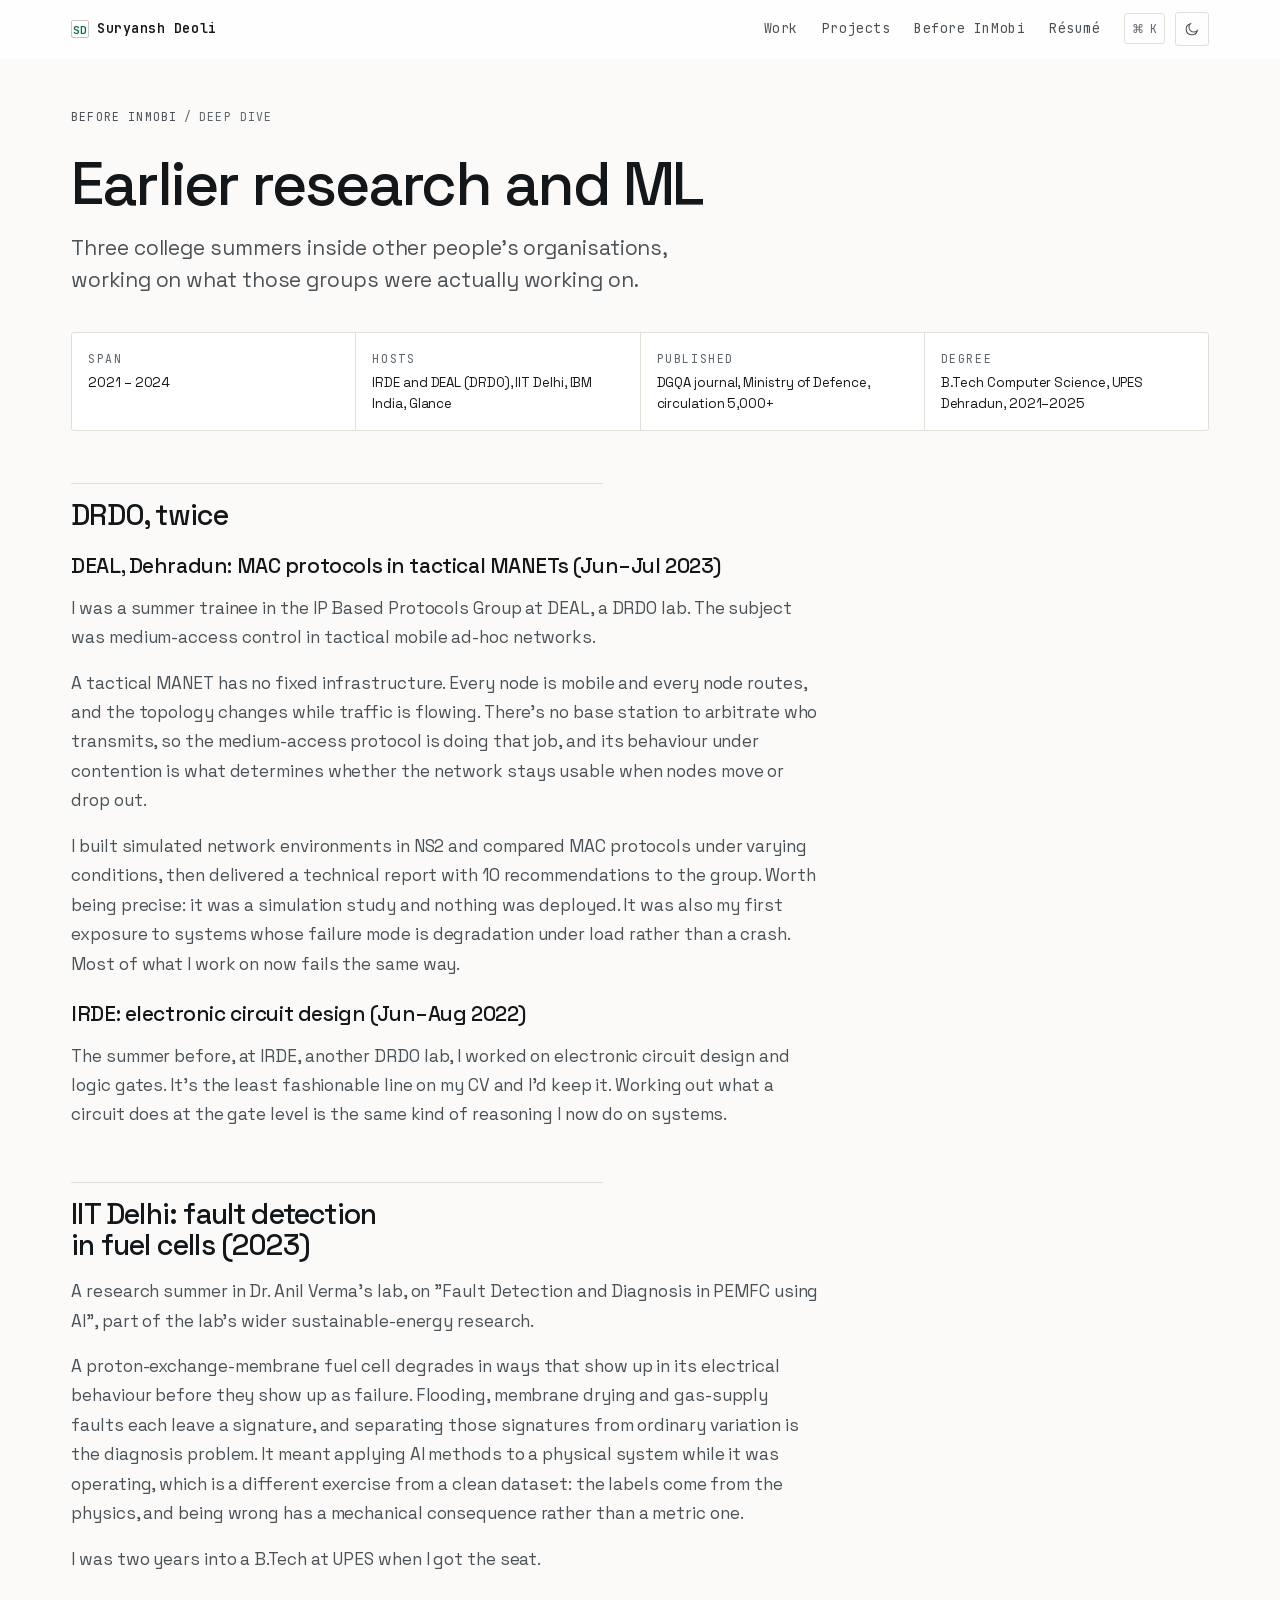
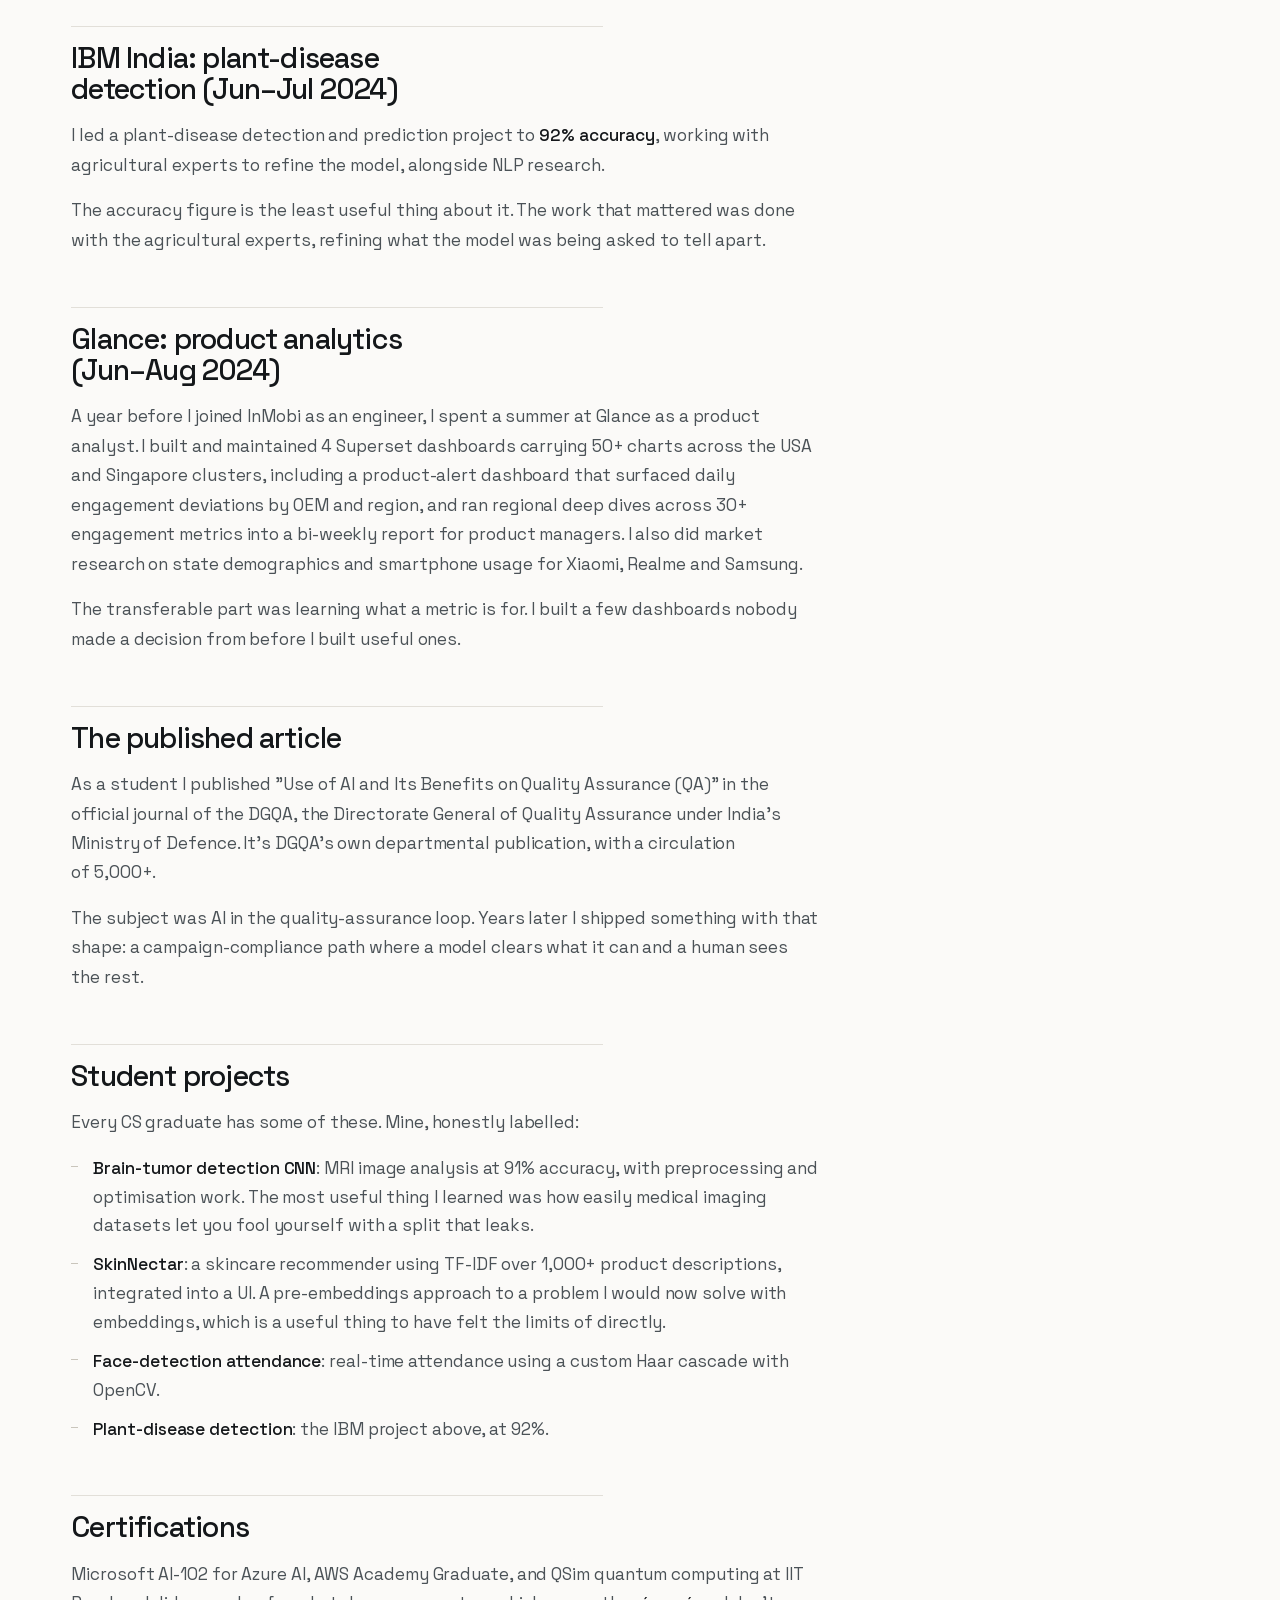
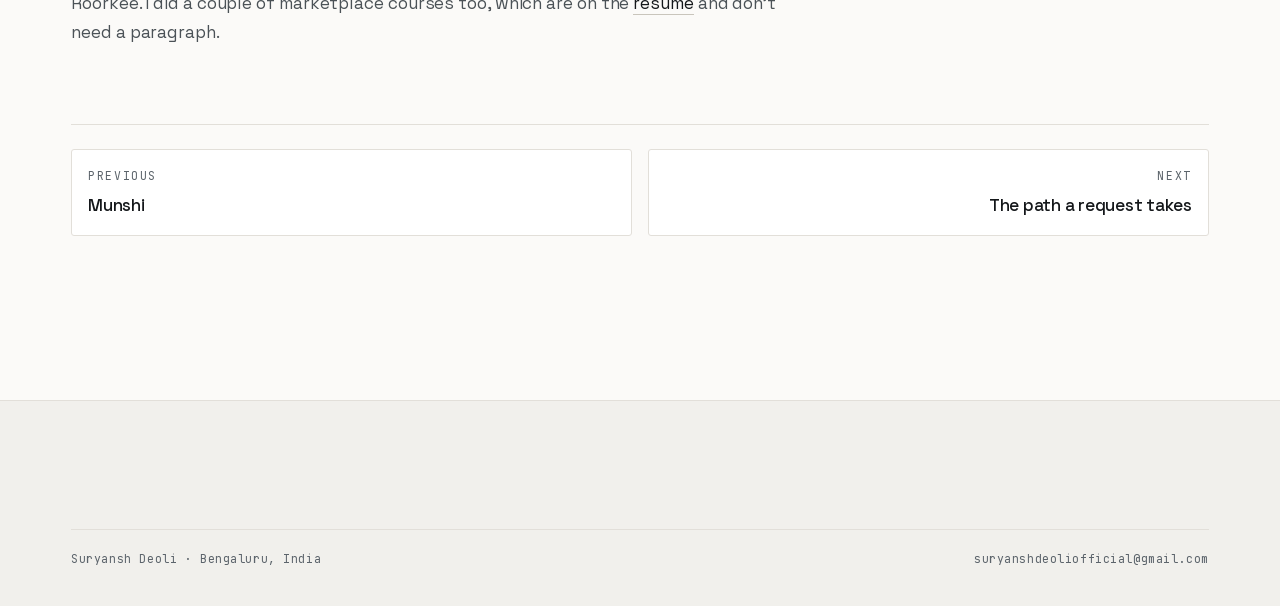
<file: work/earlier-research.html>
<!doctype html>
<html lang="en">
<head>
<meta charset="utf-8">
<meta name="viewport" content="width=device-width, initial-scale=1">
<title>Earlier research and ML — Suryansh Deoli</title>
<meta name="description" content="Two DRDO summers on tactical MANET protocols and circuit design, AI fault detection at IIT Delhi, plant-disease detection at IBM, and a Ministry of Defence journal article.">
<link rel="canonical" href="https://suryanshd.github.io/work/earlier-research.html">
<meta property="og:type" content="article">
<meta property="og:url" content="https://suryanshd.github.io/work/earlier-research.html">
<meta property="og:title" content="Earlier research and ML — Suryansh Deoli">
<meta property="og:description" content="Defence research, a fuel-cell diagnostics summer at IIT Delhi, applied ML at IBM, and the student projects underneath all of it.">
<meta property="og:image" content="https://suryanshd.github.io/assets/img/og.png">
<meta name="twitter:card" content="summary_large_image">
<meta name="theme-color" content="#fbfaf8" media="(prefers-color-scheme: light)">
<meta name="theme-color" content="#08090b" media="(prefers-color-scheme: dark)">
<link rel="icon" href="../assets/img/favicon.svg" type="image/svg+xml">
<link rel="preload" href="../assets/fonts/space-grotesk-var.woff2" as="font" type="font/woff2" crossorigin>
<link rel="preload" href="../assets/fonts/jetbrains-mono-var.woff2" as="font" type="font/woff2" crossorigin>
<link rel="stylesheet" href="../assets/css/base.css">
<link rel="stylesheet" href="../assets/css/case.css">
<script>
(function () {
  try { var t = localStorage.getItem('sd-theme');
    if (t === 'light' || t === 'dark') document.documentElement.setAttribute('data-theme', t); } catch (e) {}
  document.documentElement.classList.add('js');
})();
</script>
<script type="application/ld+json">
{
  "@context": "https://schema.org",
  "@graph": [
    {
      "@type": "TechArticle",
      "headline": "Earlier research and ML",
      "description": "Two DRDO summers on tactical MANET protocols and circuit design, AI fault detection at IIT Delhi, plant-disease detection at IBM, and a Ministry of Defence journal article.",
      "url": "https://suryanshd.github.io/work/earlier-research.html",
      "author": {
        "@type": "Person",
        "name": "Suryansh Deoli",
        "url": "https://suryanshd.github.io/"
      },
      "publisher": {
        "@type": "Person",
        "name": "Suryansh Deoli",
        "url": "https://suryanshd.github.io/"
      },
      "inLanguage": "en",
      "isPartOf": {
        "@type": "WebSite",
        "name": "Suryansh Deoli",
        "url": "https://suryanshd.github.io/"
      }
    },
    {
      "@type": "BreadcrumbList",
      "itemListElement": [
        {
          "@type": "ListItem",
          "position": 1,
          "name": "Suryansh Deoli",
          "item": "https://suryanshd.github.io/"
        },
        {
          "@type": "ListItem",
          "position": 2,
          "name": "Before InMobi",
          "item": "https://suryanshd.github.io/"
        },
        {
          "@type": "ListItem",
          "position": 3,
          "name": "Earlier research and ML",
          "item": "https://suryanshd.github.io/work/earlier-research.html"
        }
      ]
    }
  ]
}
</script>
</head>
<body>
<a class="skip" href="#main">Skip to content</a>

<header class="hdr" id="hdr">
  <div class="wrap hdr__in">
    <a class="hdr__mark" href="../index.html"><b>SD</b> Suryansh Deoli</a>
    <nav class="hdr__nav" aria-label="Sections">
      <a href="../index.html#pipeline">Work</a>
      <a href="../index.html#projects">Projects</a>
      <a href="../index.html#before">Before InMobi</a>
      <a href="../resume.html">Résumé</a>
    </nav>
    <div class="hdr__tools">
      <button class="kbd-btn" id="pal-open" aria-label="Open menu and search ⌘K"><span class="kbd-btn__cmd">⌘</span><span class="kbd-btn__k">K</span><span class="kbd-btn__menu">Menu</span></button>
      <button class="icon-btn" id="theme-btn" data-theme-icon aria-label="Switch colour theme">
        <svg class="i-sun" viewBox="0 0 24 24" fill="none" stroke="currentColor" stroke-width="1.6" aria-hidden="true"><circle cx="12" cy="12" r="4.2"/><path d="M12 2v2.6M12 19.4V22M2 12h2.6M19.4 12H22M4.9 4.9l1.9 1.9M17.2 17.2l1.9 1.9M19.1 4.9l-1.9 1.9M6.8 17.2l-1.9 1.9"/></svg>
        <svg class="i-moon" viewBox="0 0 24 24" fill="none" stroke="currentColor" stroke-width="1.6" aria-hidden="true"><path d="M20 14.4A8.5 8.5 0 1 1 9.6 4a6.8 6.8 0 0 0 10.4 10.4Z"/></svg>
      </button>
    </div>
  </div>
</header>

<main class="case" id="main">
  <div class="wrap">
    <p class="crumb"><a href="../index.html#before">Before InMobi</a> <span aria-hidden="true">/</span> Deep dive</p>

    <div class="case__head">
      <h1>Earlier research and ML</h1>
      <p class="case__sum">
        Three college summers inside other people's organisations, working on what those groups were
        actually working on.
      </p>
    </div>

    <div class="facts">
      <div class="facts__cell"><span class="facts__k">Span</span><span class="facts__v">2021 – 2024</span></div>
      <div class="facts__cell"><span class="facts__k">Hosts</span><span class="facts__v">IRDE and DEAL (DRDO), IIT Delhi, IBM India, Glance</span></div>
      <div class="facts__cell"><span class="facts__k">Published</span><span class="facts__v">DGQA journal, Ministry of Defence, circulation 5,000+</span></div>
      <div class="facts__cell"><span class="facts__k">Degree</span><span class="facts__v">B.Tech Computer Science, UPES Dehradun, 2021–2025</span></div>
    </div>

    <div class="prose">
      <h2>DRDO, twice</h2>

      <h3>DEAL, Dehradun: MAC protocols in tactical MANETs (Jun–Jul 2023)</h3>
      <p>
        I was a summer trainee in the IP Based Protocols Group at DEAL, a DRDO lab. The subject was
        medium-access control in tactical mobile ad-hoc networks.
      </p>
      <p>
        A tactical MANET has no fixed infrastructure. Every node is mobile and every node routes, and
        the topology changes while traffic is flowing. There's no base station to arbitrate who
        transmits, so the medium-access protocol is doing that job, and its behaviour under contention
        is what determines whether the network stays usable when nodes move or drop out.
      </p>
      <p>
        I built simulated network environments in NS2 and compared MAC protocols under varying
        conditions, then delivered a technical report with 10 recommendations to the group. Worth being precise:
        it was a simulation study and nothing was deployed. It was also my first exposure to systems whose
        failure mode is degradation under load rather than a crash. Most of what I work on now fails the
        same way.
      </p>

      <h3>IRDE: electronic circuit design (Jun–Aug 2022)</h3>
      <p>
        The summer before, at IRDE, another DRDO lab, I worked on electronic circuit design and logic
        gates. It's the least fashionable line on my CV and I'd keep it. Working out what a circuit does at
        the gate level is the same kind of reasoning I now do on systems.
      </p>

      <h2>IIT Delhi: fault detection in fuel cells (2023)</h2>
      <p>
        A research summer in Dr. Anil Verma's lab, on "Fault Detection and Diagnosis in PEMFC using
        AI", part of the lab's wider sustainable-energy research.
      </p>
      <p>
        A proton-exchange-membrane fuel cell degrades in ways that show up in its electrical behaviour
        before they show up as failure. Flooding, membrane drying and gas-supply faults each leave a
        signature, and separating those signatures from ordinary variation is the diagnosis problem. It
        meant applying AI methods to a physical system while it was operating, which is a different
        exercise from a clean dataset: the labels come from the physics, and being wrong has a
        mechanical consequence rather than a metric one.
      </p>
      <p>
        I was two years into a B.Tech at UPES when I got the seat.
      </p>

      <h2>IBM India: plant-disease detection (Jun–Jul 2024)</h2>
      <p>
        I led a plant-disease detection and prediction project to <strong>92% accuracy</strong>, working
        with agricultural experts to refine the model, alongside NLP research.
      </p>
      <p>
        The accuracy figure is the least useful thing about it. The work that mattered was done with
        the agricultural experts, refining what the model was being asked to tell apart.
      </p>

      <h2>Glance: product analytics (Jun–Aug 2024)</h2>
      <p>
        A year before I joined InMobi as an engineer, I spent a summer at Glance as a product analyst. I
        built and maintained 4 Superset dashboards carrying 50+ charts across the USA and Singapore
        clusters, including a product-alert dashboard that surfaced daily engagement deviations by OEM
        and region, and ran regional deep dives across 30+ engagement metrics into a bi-weekly report
        for product managers. I also did market research on state demographics and smartphone usage for
        Xiaomi, Realme and Samsung.
      </p>
      <p>
        The transferable part was learning what a metric is for. I built a few dashboards nobody made
        a decision from before I built useful ones.
      </p>

      <h2>The published article</h2>
      <p>
        As a student I published "Use of AI and Its Benefits on Quality Assurance (QA)" in the official
        journal of the DGQA, the Directorate General of Quality Assurance under India's Ministry of
        Defence. It's DGQA's own departmental publication, with a circulation of 5,000+.
      </p>
      <p>
        The subject was AI in the quality-assurance loop. Years later I shipped something with that
        shape: a campaign-compliance path where a model clears what it can and a human sees the rest.
      </p>

      <h2>Student projects</h2>
      <p>
        Every CS graduate has some of these. Mine, honestly labelled:
      </p>
      <ul>
        <li><strong>Brain-tumor detection CNN</strong>: MRI image analysis at 91% accuracy, with preprocessing and optimisation work. The most useful thing I learned was how easily medical imaging datasets let you fool yourself with a split that leaks.</li>
        <li><strong>SkinNectar</strong>: a skincare recommender using TF-IDF over 1,000+ product descriptions, integrated into a UI. A pre-embeddings approach to a problem I would now solve with embeddings, which is a useful thing to have felt the limits of directly.</li>
        <li><strong>Face-detection attendance</strong>: real-time attendance using a custom Haar cascade with OpenCV.</li>
        <li><strong>Plant-disease detection</strong>: the IBM project above, at 92%.</li>
      </ul>

      <h2>Certifications</h2>
      <p>
        Microsoft AI-102 for Azure AI, AWS Academy Graduate, and QSim quantum computing at IIT Roorkee.
        I did a couple of marketplace courses too, which are on the <a href="../resume.html">résumé</a>
        and don't need a paragraph.
      </p>
    </div>

    <nav class="case__nav" aria-label="Other deep dives">
      <a href="munshi.html"><span>Previous</span><b>Munshi</b></a>
      <a href="../index.html#pipeline"><span>Next</span><b>The path a request takes</b></a>
    </nav>
  </div>
</main>

<footer class="ftr">
  <div class="wrap">
    <div class="ftr__base">
      <span><a href="../index.html">Suryansh Deoli</a> · Bengaluru, India</span>
      <span><a href="mailto:suryanshdeoliofficial@gmail.com">suryanshdeoliofficial@gmail.com</a></span>
    </div>
  </div>
</footer>

<div class="pal" id="pal" data-open="false" role="dialog" aria-modal="true" aria-labelledby="pal-title">
  <h2 class="vh" id="pal-title">Jump to a section or page</h2>
  <div class="pal__box">
    <input class="pal__input" id="pal-input" type="text" role="combobox" aria-expanded="true"
      aria-controls="pal-list" aria-autocomplete="list" placeholder="Jump to…" autocomplete="off" spellcheck="false">
    <div class="pal__list" id="pal-list" role="listbox" aria-label="Results"></div>
  </div>
</div>

<script src="../assets/js/site.js" defer></script>
</body>
</html>
</file>
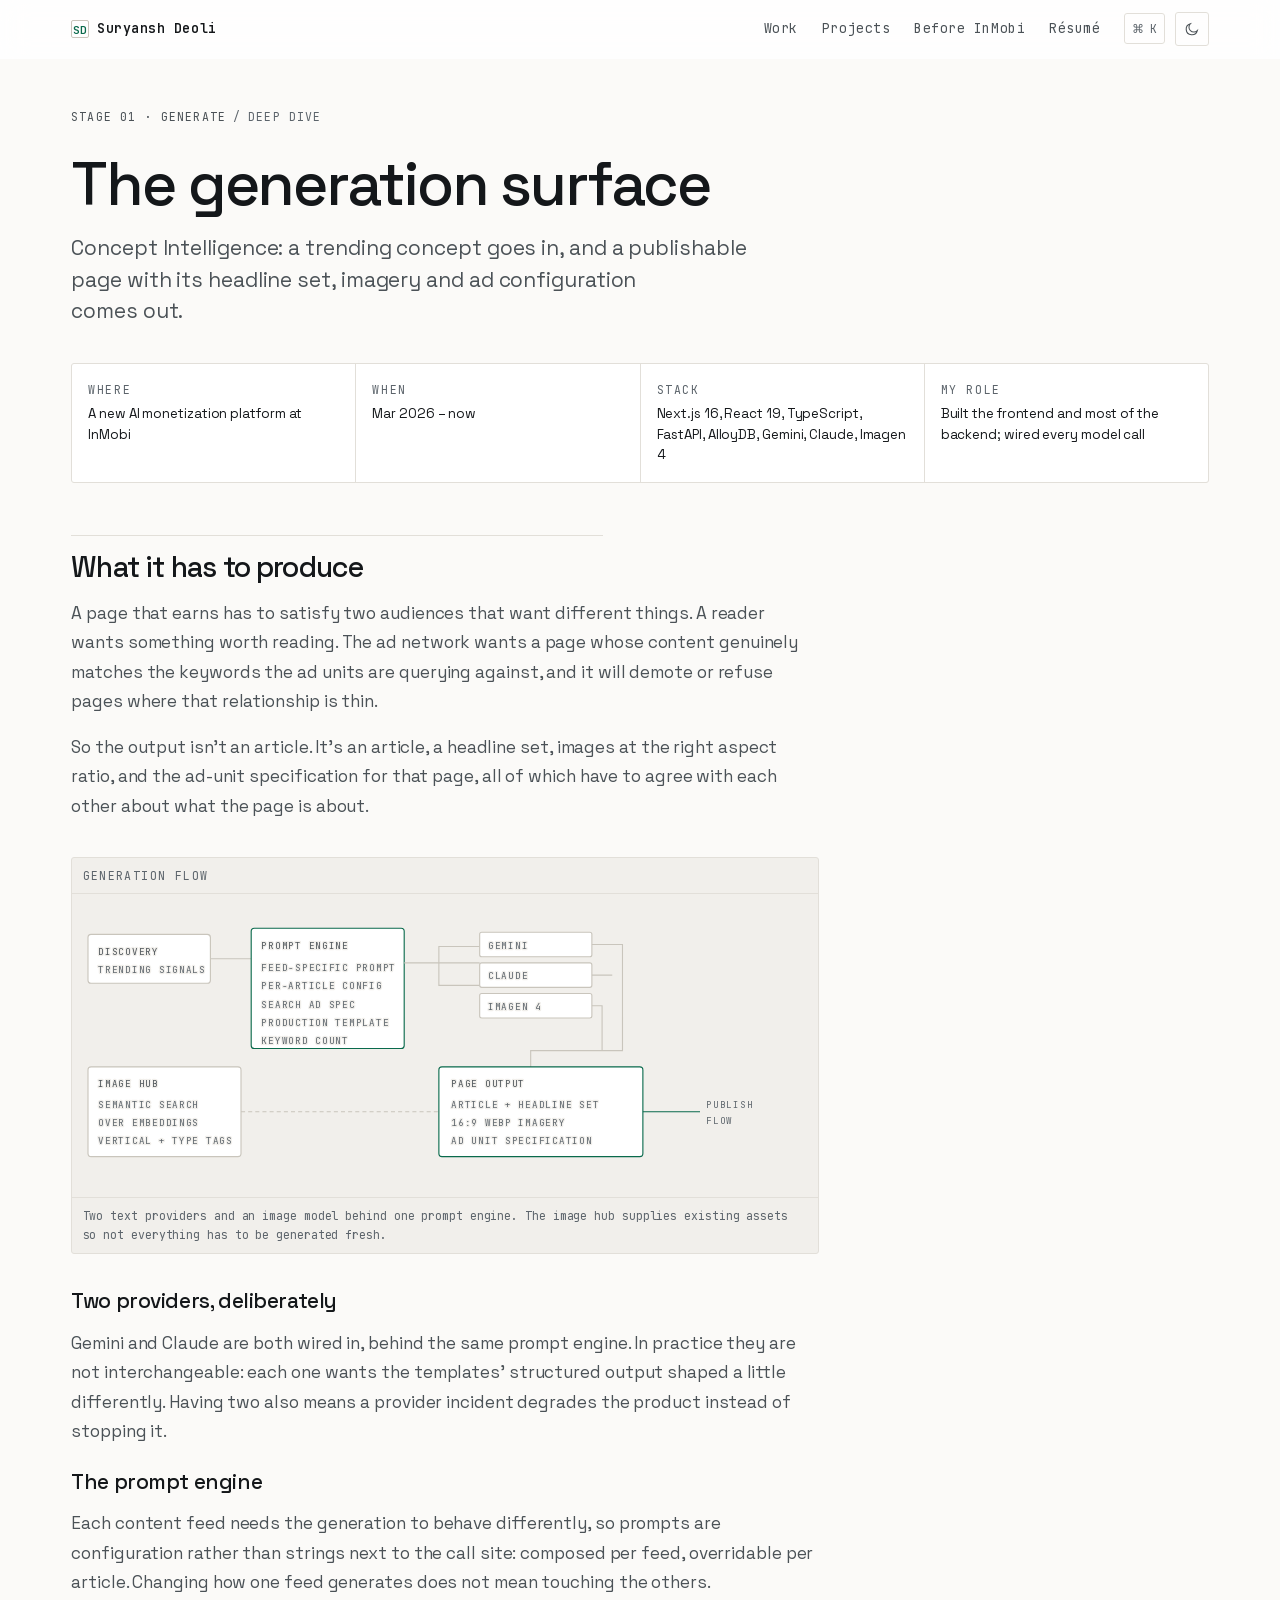
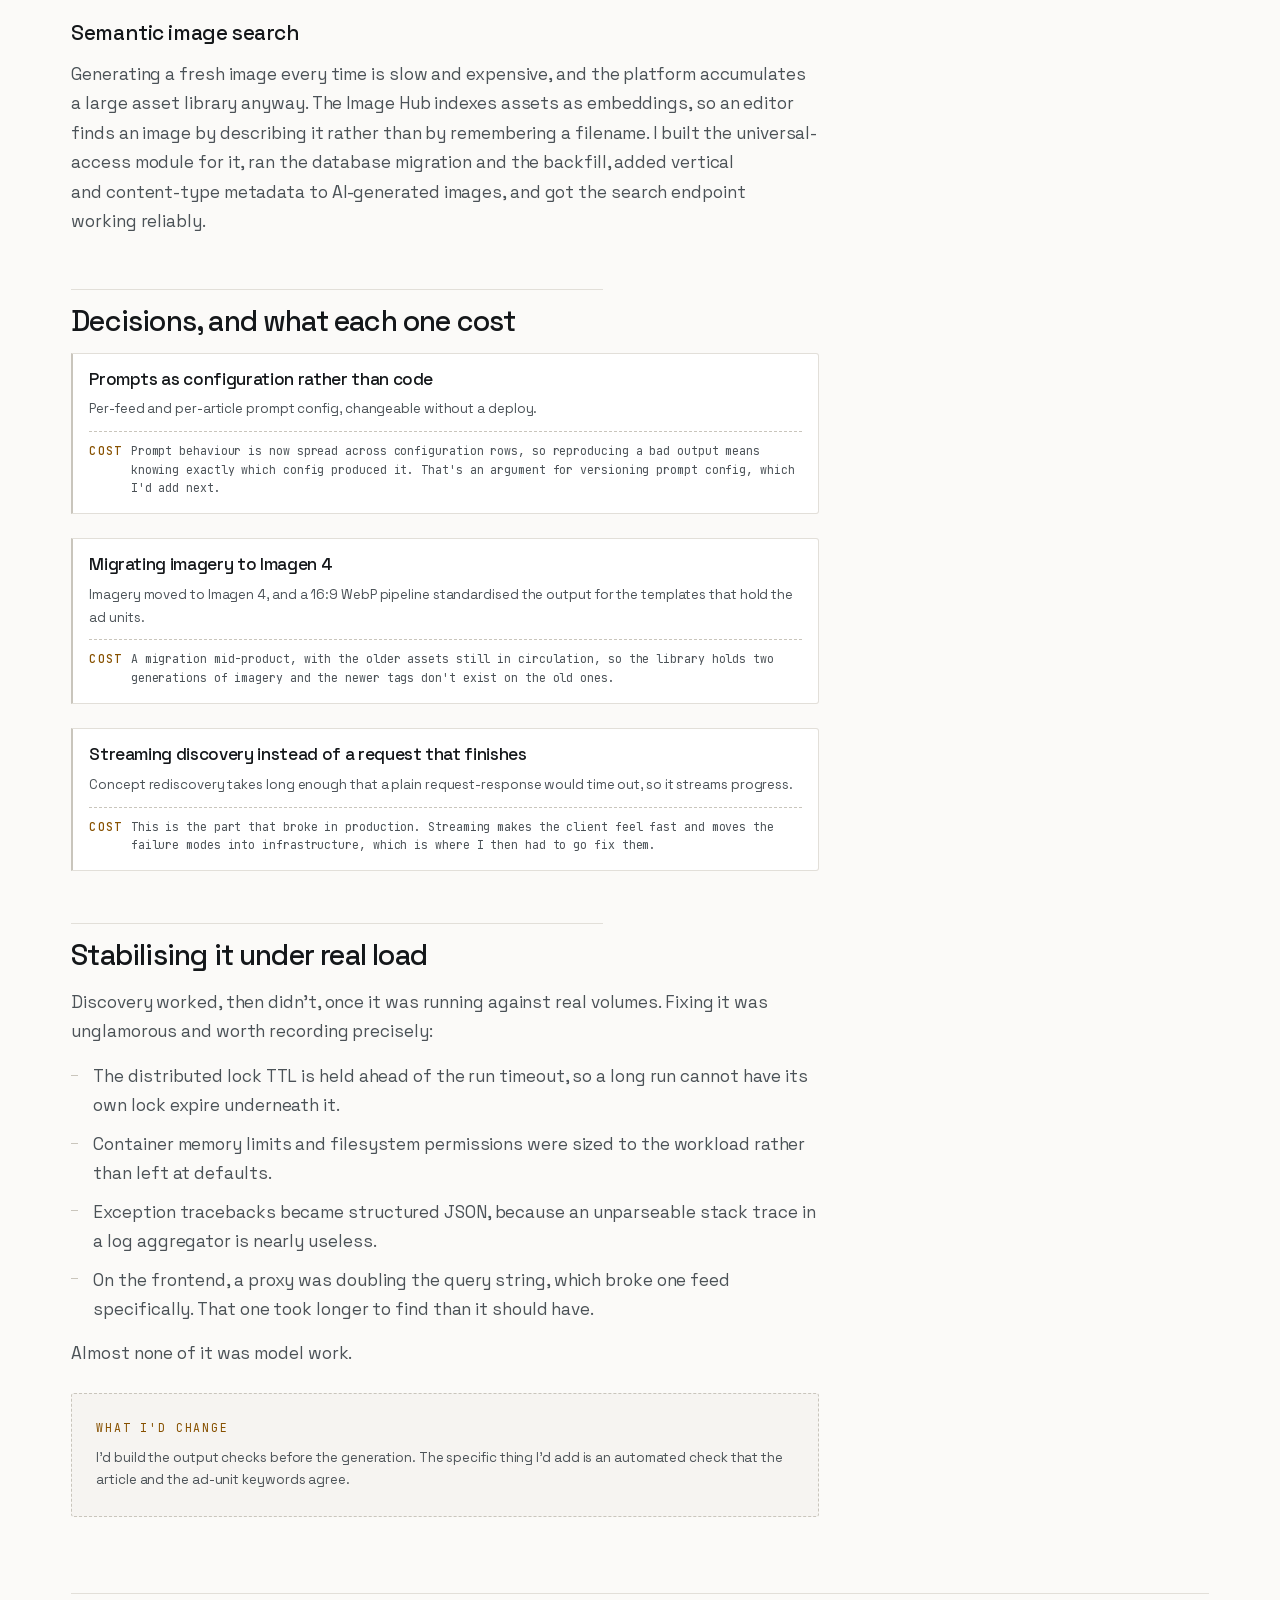
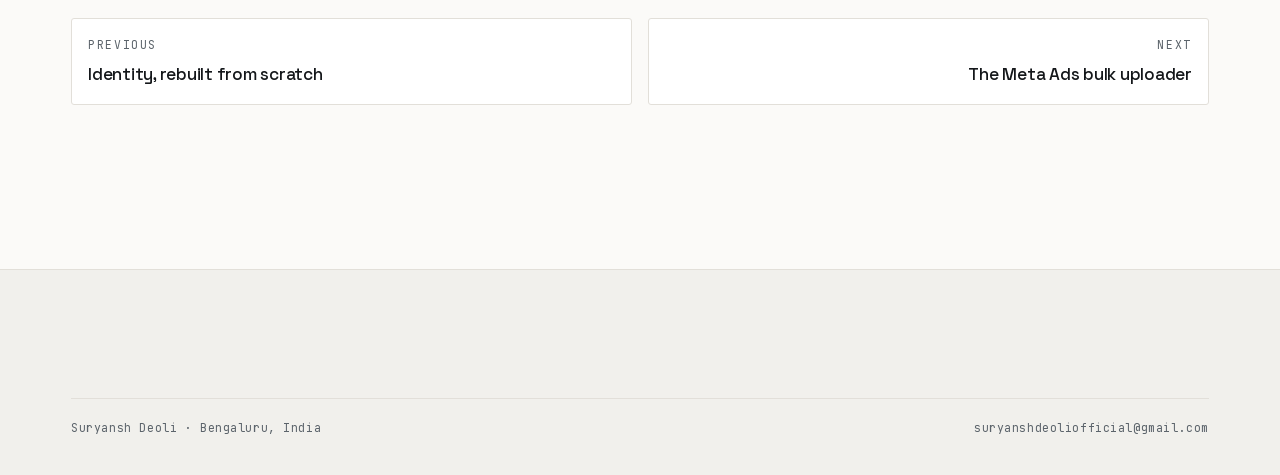
<file: work/generation-surface.html>
<!doctype html>
<html lang="en">
<head>
<meta charset="utf-8">
<meta name="viewport" content="width=device-width, initial-scale=1">
<title>The generation surface — Suryansh Deoli</title>
<meta name="description" content="An LLM content and keyword generation product on Gemini and Claude, with a prompt engine, per-feed config, Imagen 4 imagery and semantic image search over embeddings.">
<link rel="canonical" href="https://suryanshd.github.io/work/generation-surface.html">
<meta property="og:type" content="article">
<meta property="og:url" content="https://suryanshd.github.io/work/generation-surface.html">
<meta property="og:title" content="The generation surface — Suryansh Deoli">
<meta property="og:description" content="Two model providers, a prompt engine, per-feed config, and the streaming service that had to be stabilised under real load.">
<meta property="og:image" content="https://suryanshd.github.io/assets/img/og.png">
<meta name="twitter:card" content="summary_large_image">
<meta name="theme-color" content="#fbfaf8" media="(prefers-color-scheme: light)">
<meta name="theme-color" content="#08090b" media="(prefers-color-scheme: dark)">
<link rel="icon" href="../assets/img/favicon.svg" type="image/svg+xml">
<link rel="preload" href="../assets/fonts/space-grotesk-var.woff2" as="font" type="font/woff2" crossorigin>
<link rel="preload" href="../assets/fonts/jetbrains-mono-var.woff2" as="font" type="font/woff2" crossorigin>
<link rel="stylesheet" href="../assets/css/base.css">
<link rel="stylesheet" href="../assets/css/case.css">
<script>
(function () {
  try { var t = localStorage.getItem('sd-theme');
    if (t === 'light' || t === 'dark') document.documentElement.setAttribute('data-theme', t); } catch (e) {}
  document.documentElement.classList.add('js');
})();
</script>
<script type="application/ld+json">
{
  "@context": "https://schema.org",
  "@graph": [
    {
      "@type": "TechArticle",
      "headline": "The generation surface",
      "description": "An LLM content and keyword generation product on Gemini and Claude, with a prompt engine, per-feed config, Imagen 4 imagery and semantic image search over embeddings.",
      "url": "https://suryanshd.github.io/work/generation-surface.html",
      "author": {
        "@type": "Person",
        "name": "Suryansh Deoli",
        "url": "https://suryanshd.github.io/"
      },
      "publisher": {
        "@type": "Person",
        "name": "Suryansh Deoli",
        "url": "https://suryanshd.github.io/"
      },
      "inLanguage": "en",
      "isPartOf": {
        "@type": "WebSite",
        "name": "Suryansh Deoli",
        "url": "https://suryanshd.github.io/"
      }
    },
    {
      "@type": "BreadcrumbList",
      "itemListElement": [
        {
          "@type": "ListItem",
          "position": 1,
          "name": "Suryansh Deoli",
          "item": "https://suryanshd.github.io/"
        },
        {
          "@type": "ListItem",
          "position": 2,
          "name": "Stage 01 · Generate",
          "item": "https://suryanshd.github.io/"
        },
        {
          "@type": "ListItem",
          "position": 3,
          "name": "The generation surface",
          "item": "https://suryanshd.github.io/work/generation-surface.html"
        }
      ]
    }
  ]
}
</script>
</head>
<body>
<a class="skip" href="#main">Skip to content</a>

<header class="hdr" id="hdr">
  <div class="wrap hdr__in">
    <a class="hdr__mark" href="../index.html"><b>SD</b> Suryansh Deoli</a>
    <nav class="hdr__nav" aria-label="Sections">
      <a href="../index.html#pipeline">Work</a>
      <a href="../index.html#projects">Projects</a>
      <a href="../index.html#before">Before InMobi</a>
      <a href="../resume.html">Résumé</a>
    </nav>
    <div class="hdr__tools">
      <button class="kbd-btn" id="pal-open" aria-label="Open menu and search ⌘K"><span class="kbd-btn__cmd">⌘</span><span class="kbd-btn__k">K</span><span class="kbd-btn__menu">Menu</span></button>
      <button class="icon-btn" id="theme-btn" data-theme-icon aria-label="Switch colour theme">
        <svg class="i-sun" viewBox="0 0 24 24" fill="none" stroke="currentColor" stroke-width="1.6" aria-hidden="true"><circle cx="12" cy="12" r="4.2"/><path d="M12 2v2.6M12 19.4V22M2 12h2.6M19.4 12H22M4.9 4.9l1.9 1.9M17.2 17.2l1.9 1.9M19.1 4.9l-1.9 1.9M6.8 17.2l-1.9 1.9"/></svg>
        <svg class="i-moon" viewBox="0 0 24 24" fill="none" stroke="currentColor" stroke-width="1.6" aria-hidden="true"><path d="M20 14.4A8.5 8.5 0 1 1 9.6 4a6.8 6.8 0 0 0 10.4 10.4Z"/></svg>
      </button>
    </div>
  </div>
</header>

<main class="case" id="main">
  <div class="wrap">
    <p class="crumb"><a href="../index.html#stage-generate">Stage 01 · Generate</a> <span aria-hidden="true">/</span> Deep dive</p>

    <div class="case__head">
      <h1>The generation surface</h1>
      <p class="case__sum">
        Concept Intelligence: a trending concept goes in, and a publishable page with its headline
        set, imagery and ad configuration comes out.
      </p>
    </div>

    <div class="facts">
      <div class="facts__cell"><span class="facts__k">Where</span><span class="facts__v">A new AI monetization platform at InMobi</span></div>
      <div class="facts__cell"><span class="facts__k">When</span><span class="facts__v">Mar 2026 – now</span></div>
      <div class="facts__cell"><span class="facts__k">Stack</span><span class="facts__v">Next.js 16, React 19, TypeScript, FastAPI, AlloyDB, Gemini, Claude, Imagen 4</span></div>
      <div class="facts__cell"><span class="facts__k">My role</span><span class="facts__v">Built the frontend and most of the backend; wired every model call</span></div>
    </div>

    <div class="prose">
      <h2>What it has to produce</h2>
      <p>
        A page that earns has to satisfy two audiences that want different things. A reader wants
        something worth reading. The ad network wants a page whose content genuinely matches the
        keywords the ad units are querying against, and it will demote or refuse pages where that
        relationship is thin.
      </p>
      <p>
        So the output isn't an article. It's an article, a headline set, images at the right aspect
        ratio, and the ad-unit specification for that page, all of which have to agree with each
        other about what the page is about.
      </p>

      <figure class="fig">
        <div class="fig__hd">Generation flow</div>
        <div class="fig__body">
          <svg viewBox="0 0 700 250" role="img" aria-label="Discovery produces concepts, the prompt engine composes per-feed and per-article prompts, Gemini and Claude generate text while Imagen 4 generates images, and the output is an article with headlines, imagery and an ad specification.">
            <rect class="bx" x="0" y="16" width="120" height="48" rx="3"/>
            <text x="10" y="36">discovery</text>
            <text x="10" y="54" class="dim">trending signals</text>
            <path class="ln" d="M120 40h40"/>

            <rect class="bx bx--live" x="160" y="10" width="150" height="118" rx="3"/>
            <text x="170" y="30">prompt engine</text>
            <text x="170" y="52" class="dim">feed-specific prompt</text>
            <text x="170" y="70" class="dim">per-article config</text>
            <text x="170" y="88" class="dim">search ad spec</text>
            <text x="170" y="106" class="dim">production template</text>
            <text x="170" y="124" class="dim">keyword count</text>

            <path class="ln" d="M310 44h34M344 44v-16h40M344 44h40M344 44v22h40"/>
            <rect class="bx" x="384" y="14" width="110" height="24" rx="2"/><text x="392" y="30" class="dim">gemini</text>
            <rect class="bx" x="384" y="44" width="110" height="24" rx="2"/><text x="392" y="60" class="dim">claude</text>
            <rect class="bx" x="384" y="74" width="110" height="24" rx="2"/><text x="392" y="90" class="dim">imagen 4</text>

            <path class="ln" d="M494 26h30v104h-90v16"/>
            <path class="ln" d="M494 56h20"/>
            <path class="ln" d="M494 86h10v44"/>

            <rect class="bx bx--live" x="344" y="146" width="200" height="88" rx="3"/>
            <text x="356" y="166">page output</text>
            <text x="356" y="186" class="dim">article + headline set</text>
            <text x="356" y="204" class="dim">16:9 webp imagery</text>
            <text x="356" y="222" class="dim">ad unit specification</text>

            <rect class="bx" x="0" y="146" width="150" height="88" rx="3"/>
            <text x="10" y="166">image hub</text>
            <text x="10" y="186" class="dim">semantic search</text>
            <text x="10" y="204" class="dim">over embeddings</text>
            <text x="10" y="222" class="dim">vertical + type tags</text>
            <path class="ln ln--dash" d="M150 190h194"/>

            <path class="ln ln--pass" d="M544 190h56"/>
            <text x="606" y="186" class="dim">publish</text>
            <text x="606" y="202" class="dim">flow</text>
          </svg>
        </div>
        <figcaption>
          Two text providers and an image model behind one prompt engine. The image hub supplies
          existing assets so not everything has to be generated fresh.
        </figcaption>
      </figure>

      <h3>Two providers, deliberately</h3>
      <p>
        Gemini and Claude are both wired in, behind the same prompt engine. In practice they are not
        interchangeable: each one wants the templates' structured output shaped a little differently.
        Having two also means a provider incident degrades the product instead of stopping it.
      </p>

      <h3>The prompt engine</h3>
      <p>
        Each content feed needs the generation to behave differently, so prompts are configuration
        rather than strings next to the call site: composed per feed, overridable per article. Changing
        how one feed generates does not mean touching the others.
      </p>

      <h3>Semantic image search</h3>
      <p>
        Generating a fresh image every time is slow and expensive, and the platform accumulates a
        large asset library anyway. The Image Hub indexes assets as embeddings, so an editor finds an
        image by describing it rather than by remembering a filename. I built the universal-access
        module for it, ran the database migration and the backfill, added vertical and content-type
        metadata to AI-generated images, and got the search endpoint working reliably.
      </p>

      <h2>Decisions, and what each one cost</h2>

      <div class="decision">
        <h3>Prompts as configuration rather than code</h3>
        <p>Per-feed and per-article prompt config, changeable without a deploy.</p>
        <div class="decision__cost"><b>cost</b>
          <span>Prompt behaviour is now spread across configuration rows, so reproducing a bad output means knowing exactly which config produced it. That's an argument for versioning prompt config, which I'd add next.</span>
        </div>
      </div>

      <div class="decision">
        <h3>Migrating imagery to Imagen 4</h3>
        <p>
          Imagery moved to Imagen 4, and a 16:9 WebP pipeline standardised the output for the
          templates that hold the ad units.
        </p>
        <div class="decision__cost"><b>cost</b>
          <span>A migration mid-product, with the older assets still in circulation, so the library holds two generations of imagery and the newer tags don't exist on the old ones.</span>
        </div>
      </div>

      <div class="decision">
        <h3>Streaming discovery instead of a request that finishes</h3>
        <p>
          Concept rediscovery takes long enough that a plain request-response would time out, so it
          streams progress.
        </p>
        <div class="decision__cost"><b>cost</b>
          <span>This is the part that broke in production. Streaming makes the client feel fast and moves the failure modes into infrastructure, which is where I then had to go fix them.</span>
        </div>
      </div>

      <h2>Stabilising it under real load</h2>
      <p>
        Discovery worked, then didn't, once it was running against real volumes. Fixing it was
        unglamorous and worth recording precisely:
      </p>
      <ul>
        <li>The distributed lock TTL is held ahead of the run timeout, so a long run cannot have its own lock expire underneath it.</li>
        <li>Container memory limits and filesystem permissions were sized to the workload rather than left at defaults.</li>
        <li>Exception tracebacks became structured JSON, because an unparseable stack trace in a log aggregator is nearly useless.</li>
        <li>On the frontend, a proxy was doubling the query string, which broke one feed specifically. That one took longer to find than it should have.</li>
      </ul>
      <p>
        Almost none of it was model work.
      </p>

      <div class="retro">
        <span class="retro__tag">What I'd change</span>
        <p>
          I'd build the output checks before the generation. The specific thing I'd add is an
          automated check that the article and the ad-unit keywords agree.
        </p>
      </div>
    </div>

    <nav class="case__nav" aria-label="Other deep dives">
      <a href="identity.html"><span>Previous</span><b>Identity, rebuilt from scratch</b></a>
      <a href="bulk-uploader.html"><span>Next</span><b>The Meta Ads bulk uploader</b></a>
    </nav>
  </div>
</main>

<footer class="ftr">
  <div class="wrap">
    <div class="ftr__base">
      <span><a href="../index.html">Suryansh Deoli</a> · Bengaluru, India</span>
      <span><a href="mailto:suryanshdeoliofficial@gmail.com">suryanshdeoliofficial@gmail.com</a></span>
    </div>
  </div>
</footer>

<div class="pal" id="pal" data-open="false" role="dialog" aria-modal="true" aria-labelledby="pal-title">
  <h2 class="vh" id="pal-title">Jump to a section or page</h2>
  <div class="pal__box">
    <input class="pal__input" id="pal-input" type="text" role="combobox" aria-expanded="true"
      aria-controls="pal-list" aria-autocomplete="list" placeholder="Jump to…" autocomplete="off" spellcheck="false">
    <div class="pal__list" id="pal-list" role="listbox" aria-label="Results"></div>
  </div>
</div>

<script src="../assets/js/site.js" defer></script>
</body>
</html>
</file>
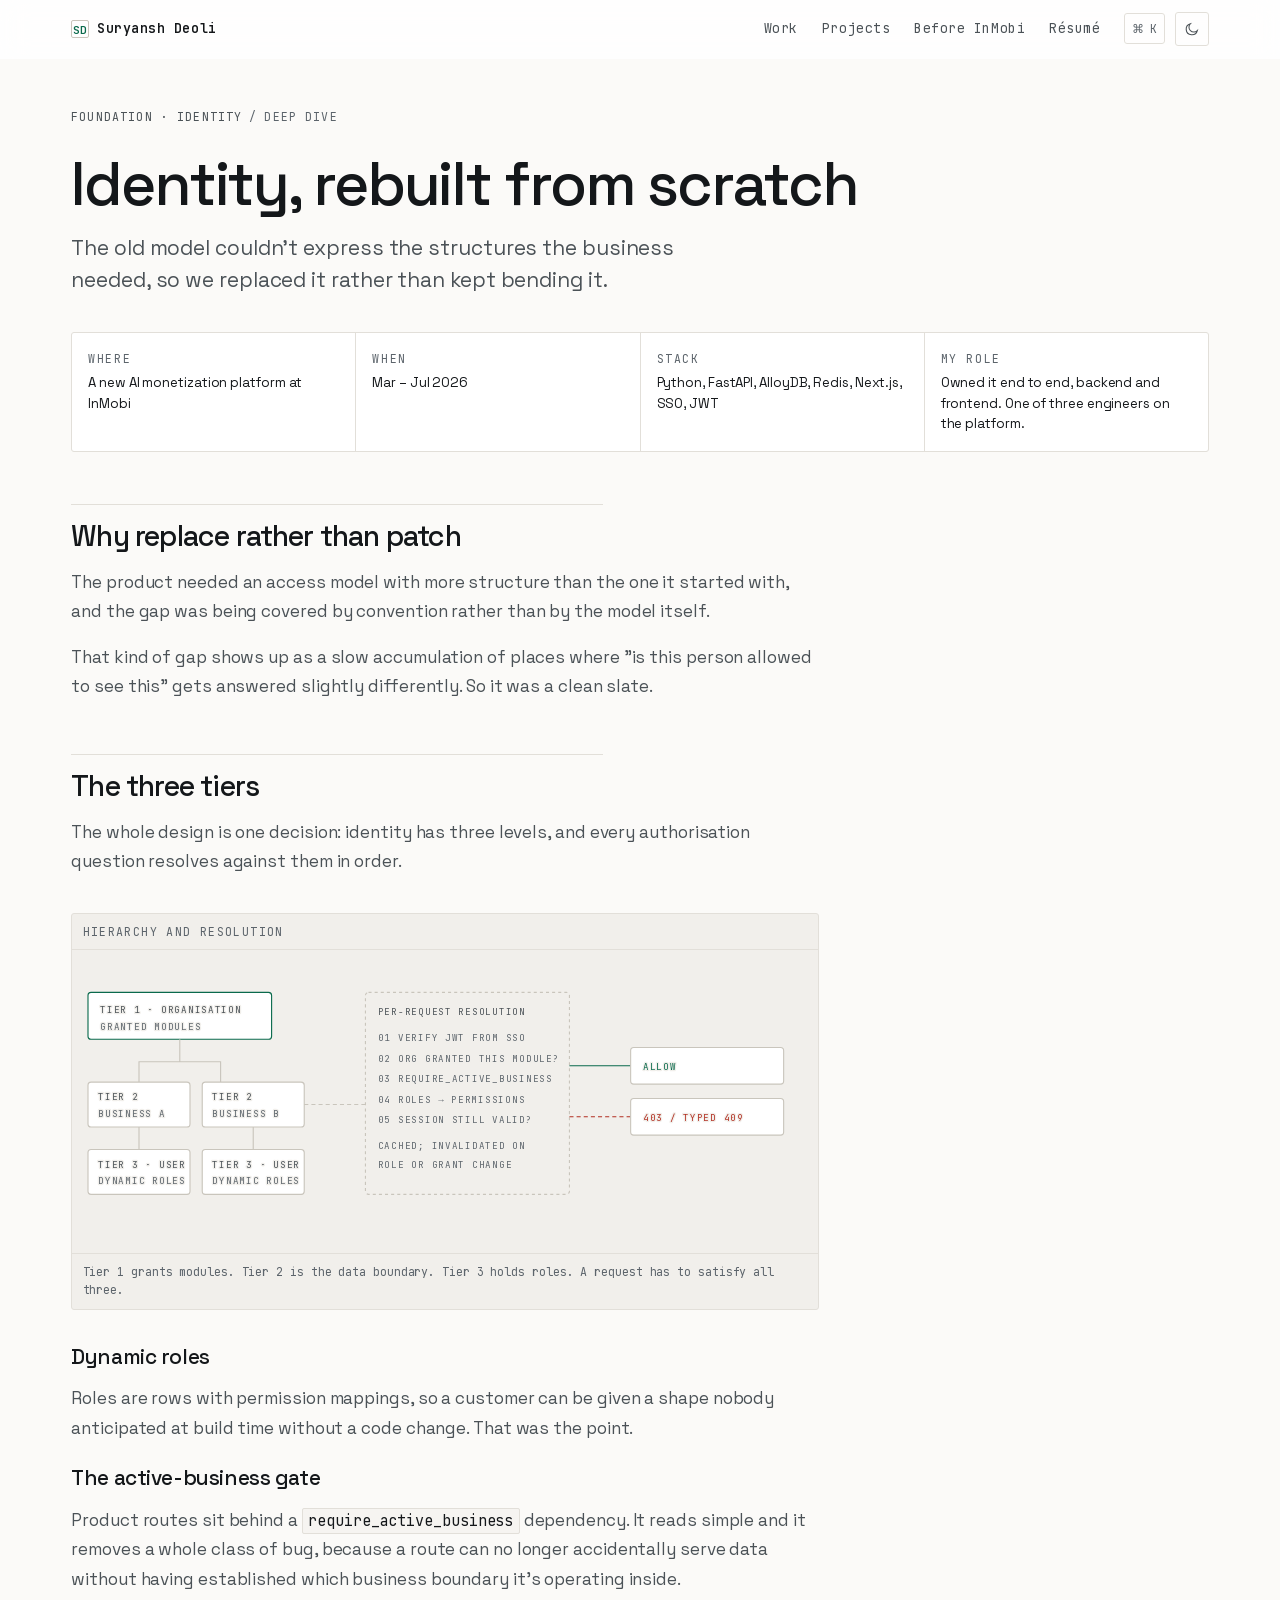
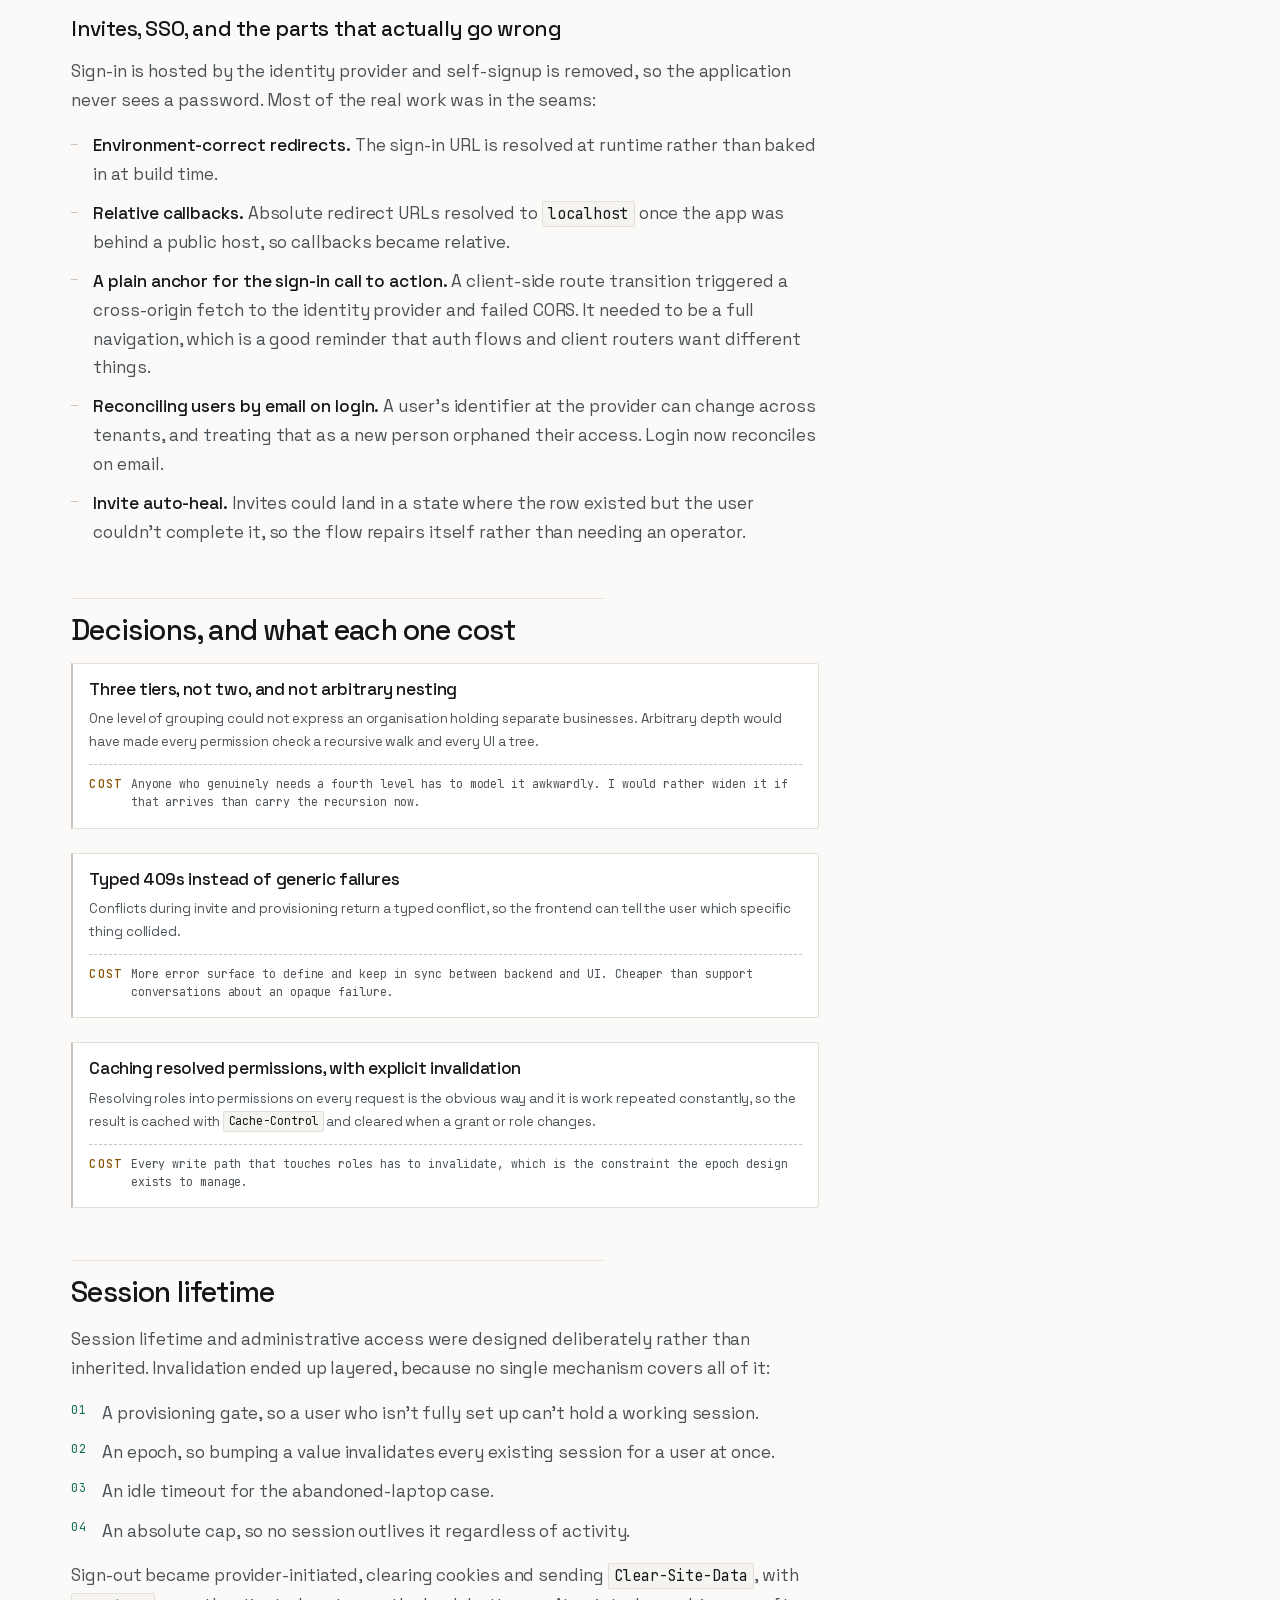
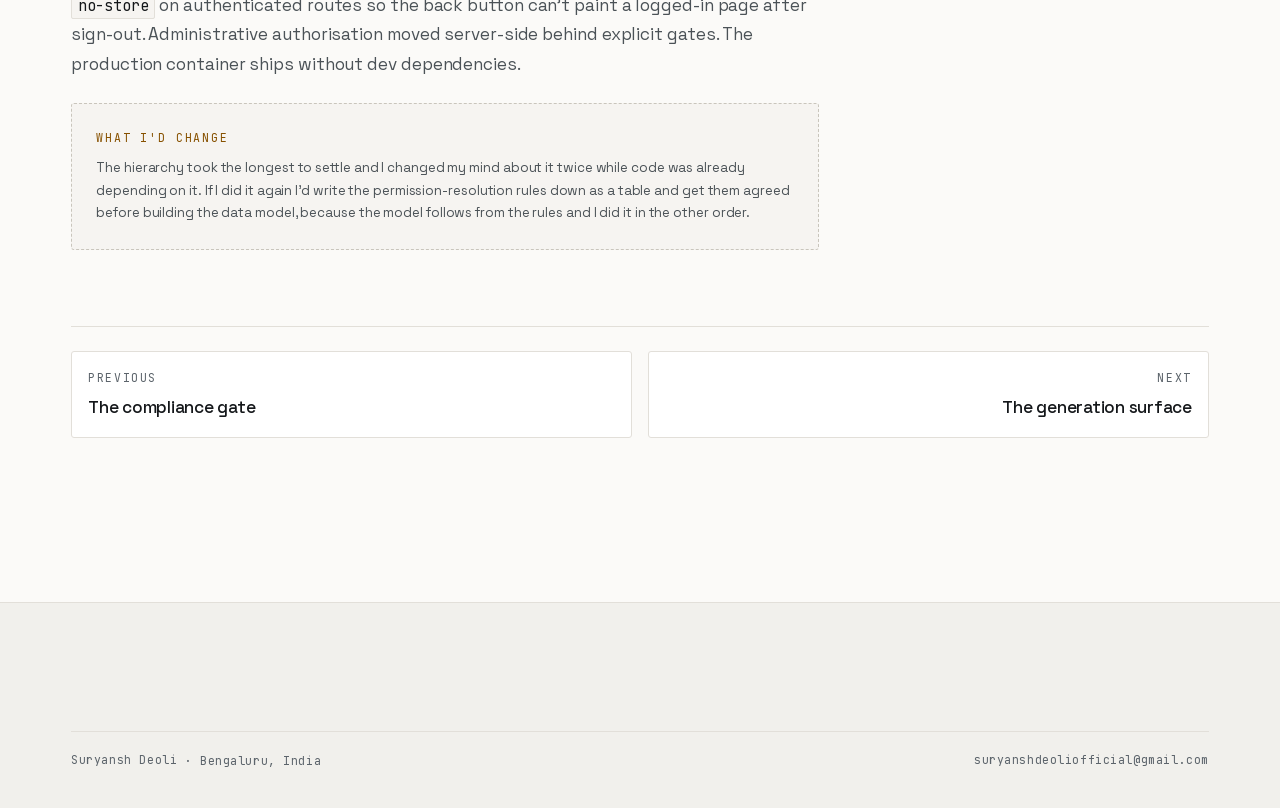
<file: work/identity.html>
<!doctype html>
<html lang="en">
<head>
<meta charset="utf-8">
<meta name="viewport" content="width=device-width, initial-scale=1">
<title>Identity, rebuilt from scratch — Suryansh Deoli</title>
<meta name="description" content="A clean-slate identity and access system with multi-tenant RBAC, SSO and JWT, built across backend and frontend.">
<link rel="canonical" href="https://suryanshd.github.io/work/identity.html">
<meta property="og:type" content="article">
<meta property="og:url" content="https://suryanshd.github.io/work/identity.html">
<meta property="og:title" content="Identity, rebuilt from scratch — Suryansh Deoli">
<meta property="og:description" content="Why we replaced the identity model instead of patching it, and what a three-tier org hierarchy actually costs to build.">
<meta property="og:image" content="https://suryanshd.github.io/assets/img/og.png">
<meta name="twitter:card" content="summary_large_image">
<meta name="theme-color" content="#fbfaf8" media="(prefers-color-scheme: light)">
<meta name="theme-color" content="#08090b" media="(prefers-color-scheme: dark)">
<link rel="icon" href="../assets/img/favicon.svg" type="image/svg+xml">
<link rel="preload" href="../assets/fonts/space-grotesk-var.woff2" as="font" type="font/woff2" crossorigin>
<link rel="preload" href="../assets/fonts/jetbrains-mono-var.woff2" as="font" type="font/woff2" crossorigin>
<link rel="stylesheet" href="../assets/css/base.css">
<link rel="stylesheet" href="../assets/css/case.css">
<script>
(function () {
  try { var t = localStorage.getItem('sd-theme');
    if (t === 'light' || t === 'dark') document.documentElement.setAttribute('data-theme', t); } catch (e) {}
  document.documentElement.classList.add('js');
})();
</script>
<script type="application/ld+json">
{
  "@context": "https://schema.org",
  "@graph": [
    {
      "@type": "TechArticle",
      "headline": "Identity, rebuilt from scratch",
      "description": "A clean-slate identity and access system with multi-tenant RBAC, SSO and JWT, built across backend and frontend.",
      "url": "https://suryanshd.github.io/work/identity.html",
      "author": {
        "@type": "Person",
        "name": "Suryansh Deoli",
        "url": "https://suryanshd.github.io/"
      },
      "publisher": {
        "@type": "Person",
        "name": "Suryansh Deoli",
        "url": "https://suryanshd.github.io/"
      },
      "inLanguage": "en",
      "isPartOf": {
        "@type": "WebSite",
        "name": "Suryansh Deoli",
        "url": "https://suryanshd.github.io/"
      }
    },
    {
      "@type": "BreadcrumbList",
      "itemListElement": [
        {
          "@type": "ListItem",
          "position": 1,
          "name": "Suryansh Deoli",
          "item": "https://suryanshd.github.io/"
        },
        {
          "@type": "ListItem",
          "position": 2,
          "name": "Foundation · Identity",
          "item": "https://suryanshd.github.io/"
        },
        {
          "@type": "ListItem",
          "position": 3,
          "name": "Identity, rebuilt from scratch",
          "item": "https://suryanshd.github.io/work/identity.html"
        }
      ]
    }
  ]
}
</script>
</head>
<body>
<a class="skip" href="#main">Skip to content</a>

<header class="hdr" id="hdr">
  <div class="wrap hdr__in">
    <a class="hdr__mark" href="../index.html"><b>SD</b> Suryansh Deoli</a>
    <nav class="hdr__nav" aria-label="Sections">
      <a href="../index.html#pipeline">Work</a>
      <a href="../index.html#projects">Projects</a>
      <a href="../index.html#before">Before InMobi</a>
      <a href="../resume.html">Résumé</a>
    </nav>
    <div class="hdr__tools">
      <button class="kbd-btn" id="pal-open" aria-label="Open menu and search ⌘K"><span class="kbd-btn__cmd">⌘</span><span class="kbd-btn__k">K</span><span class="kbd-btn__menu">Menu</span></button>
      <button class="icon-btn" id="theme-btn" data-theme-icon aria-label="Switch colour theme">
        <svg class="i-sun" viewBox="0 0 24 24" fill="none" stroke="currentColor" stroke-width="1.6" aria-hidden="true"><circle cx="12" cy="12" r="4.2"/><path d="M12 2v2.6M12 19.4V22M2 12h2.6M19.4 12H22M4.9 4.9l1.9 1.9M17.2 17.2l1.9 1.9M19.1 4.9l-1.9 1.9M6.8 17.2l-1.9 1.9"/></svg>
        <svg class="i-moon" viewBox="0 0 24 24" fill="none" stroke="currentColor" stroke-width="1.6" aria-hidden="true"><path d="M20 14.4A8.5 8.5 0 1 1 9.6 4a6.8 6.8 0 0 0 10.4 10.4Z"/></svg>
      </button>
    </div>
  </div>
</header>

<main class="case" id="main">
  <div class="wrap">
    <p class="crumb"><a href="../index.html#foundation">Foundation · Identity</a> <span aria-hidden="true">/</span> Deep dive</p>

    <div class="case__head">
      <h1>Identity, rebuilt from scratch</h1>
      <p class="case__sum">
        The old model couldn't express the structures the business needed, so we replaced it
        rather than kept bending it.
      </p>
    </div>

    <div class="facts">
      <div class="facts__cell"><span class="facts__k">Where</span><span class="facts__v">A new AI monetization platform at InMobi</span></div>
      <div class="facts__cell"><span class="facts__k">When</span><span class="facts__v">Mar – Jul 2026</span></div>
      <div class="facts__cell"><span class="facts__k">Stack</span><span class="facts__v">Python, FastAPI, AlloyDB, Redis, Next.js, SSO, JWT</span></div>
      <div class="facts__cell"><span class="facts__k">My role</span><span class="facts__v">Owned it end to end, backend and frontend. One of three engineers on the platform.</span></div>
    </div>

    <div class="prose">
      <h2>Why replace rather than patch</h2>
      <p>
        The product needed an access model with more structure than the one it started with, and
        the gap was being covered by convention rather than by the model itself.
      </p>
      <p>
        That kind of gap shows up as a slow accumulation of places where "is this person allowed to
        see this" gets answered slightly differently. So it was a clean slate.
      </p>

      <h2>The three tiers</h2>
      <p>
        The whole design is one decision: identity has three levels, and every authorisation
        question resolves against them in order.
      </p>

      <figure class="fig">
        <div class="fig__hd">Hierarchy and resolution</div>
        <div class="fig__body">
          <svg viewBox="0 0 700 250" role="img" aria-label="Organisation contains businesses, businesses contain users. A request resolves org grant, then active business, then the user's dynamic roles, into a permission decision.">
            <rect class="bx bx--live" x="0" y="18" width="180" height="46" rx="3"/>
            <text x="12" y="38">tier 1 · organisation</text>
            <text x="12" y="55" class="dim">granted modules</text>

            <path class="ln" d="M90 64v22h-40v20M90 86h40v20"/>

            <rect class="bx" x="0" y="106" width="100" height="44" rx="3"/>
            <text x="10" y="124">tier 2</text>
            <text x="10" y="140" class="dim">business a</text>
            <rect class="bx" x="112" y="106" width="100" height="44" rx="3"/>
            <text x="122" y="124">tier 2</text>
            <text x="122" y="140" class="dim">business b</text>

            <path class="ln" d="M50 150v22M162 150v22"/>
            <rect class="bx" x="0" y="172" width="100" height="44" rx="3"/>
            <text x="10" y="190">tier 3 · user</text>
            <text x="10" y="206" class="dim">dynamic roles</text>
            <rect class="bx" x="112" y="172" width="100" height="44" rx="3"/>
            <text x="122" y="190">tier 3 · user</text>
            <text x="122" y="206" class="dim">dynamic roles</text>

            <path class="ln ln--dash" d="M212 128h60"/>

            <rect class="bx bx--ghost" x="272" y="18" width="200" height="198" rx="3"/>
            <text x="284" y="40">per-request resolution</text>
            <text x="284" y="66" class="dim">01  verify jwt from sso</text>
            <text x="284" y="86" class="dim">02  org granted this module?</text>
            <text x="284" y="106" class="dim">03  require_active_business</text>
            <text x="284" y="126" class="dim">04  roles → permissions</text>
            <text x="284" y="146" class="dim">05  session still valid?</text>
            <text x="284" y="172" class="dim">cached; invalidated on</text>
            <text x="284" y="190" class="dim">role or grant change</text>

            <path class="ln ln--pass" d="M472 90h60"/>
            <rect class="bx" x="532" y="72" width="150" height="36" rx="3"/>
            <text x="544" y="94" style="fill:var(--pass)">allow</text>
            <path class="ln ln--block" d="M472 140h60"/>
            <rect class="bx" x="532" y="122" width="150" height="36" rx="3"/>
            <text x="544" y="144" style="fill:var(--block)">403 / typed 409</text>
          </svg>
        </div>
        <figcaption>
          Tier 1 grants modules. Tier 2 is the data boundary. Tier 3 holds roles. A request has to
          satisfy all three.
        </figcaption>
      </figure>

      <h3>Dynamic roles</h3>
      <p>
        Roles are rows with permission mappings, so a customer can be given a shape nobody
        anticipated at build time without a code change. That was the point.
      </p>

      <h3>The active-business gate</h3>
      <p>
        Product routes sit behind a <code>require_active_business</code> dependency. It reads simple
        and it removes a whole class of bug, because a route can no longer accidentally serve data
        without having established which business boundary it's operating inside.
      </p>

      <h3>Invites, SSO, and the parts that actually go wrong</h3>
      <p>
        Sign-in is hosted by the identity provider and self-signup is removed, so the application
        never sees a password. Most of the real work was in the seams:
      </p>
      <ul>
        <li><strong>Environment-correct redirects.</strong> The sign-in URL is resolved at runtime rather than baked in at build time.</li>
        <li><strong>Relative callbacks.</strong> Absolute redirect URLs resolved to <code>localhost</code> once the app was behind a public host, so callbacks became relative.</li>
        <li><strong>A plain anchor for the sign-in call to action.</strong> A client-side route transition triggered a cross-origin fetch to the identity provider and failed CORS. It needed to be a full navigation, which is a good reminder that auth flows and client routers want different things.</li>
        <li><strong>Reconciling users by email on login.</strong> A user's identifier at the provider can change across tenants, and treating that as a new person orphaned their access. Login now reconciles on email.</li>
        <li><strong>Invite auto-heal.</strong> Invites could land in a state where the row existed but the user couldn't complete it, so the flow repairs itself rather than needing an operator.</li>
      </ul>

      <h2>Decisions, and what each one cost</h2>

      <div class="decision">
        <h3>Three tiers, not two, and not arbitrary nesting</h3>
        <p>
          One level of grouping could not express an organisation holding separate businesses.
          Arbitrary depth would have made every permission check a recursive walk and every UI a tree.
        </p>
        <div class="decision__cost"><b>cost</b>
          <span>Anyone who genuinely needs a fourth level has to model it awkwardly. I would rather widen it if that arrives than carry the recursion now.</span>
        </div>
      </div>

      <div class="decision">
        <h3>Typed 409s instead of generic failures</h3>
        <p>
          Conflicts during invite and provisioning return a typed conflict, so the frontend can tell
          the user which specific thing collided.
        </p>
        <div class="decision__cost"><b>cost</b>
          <span>More error surface to define and keep in sync between backend and UI. Cheaper than support conversations about an opaque failure.</span>
        </div>
      </div>

      <div class="decision">
        <h3>Caching resolved permissions, with explicit invalidation</h3>
        <p>
          Resolving roles into permissions on every request is the obvious way and it is work repeated
          constantly, so the result is cached with <code>Cache-Control</code> and cleared when a grant
          or role changes.
        </p>
        <div class="decision__cost"><b>cost</b>
          <span>Every write path that touches roles has to invalidate, which is the constraint the epoch design exists to manage.</span>
        </div>
      </div>

      <h2>Session lifetime</h2>
      <p>
        Session lifetime and administrative access were designed deliberately rather than inherited.
        Invalidation ended up layered, because no single mechanism covers all of it:
      </p>
      <ol>
        <li>A provisioning gate, so a user who isn't fully set up can't hold a working session.</li>
        <li>An epoch, so bumping a value invalidates every existing session for a user at once.</li>
        <li>An idle timeout for the abandoned-laptop case.</li>
        <li>An absolute cap, so no session outlives it regardless of activity.</li>
      </ol>
      <p>
        Sign-out became provider-initiated, clearing cookies and sending
        <code>Clear-Site-Data</code>, with <code>no-store</code> on authenticated routes so the back
        button can't paint a logged-in page after sign-out. Administrative authorisation moved
        server-side behind explicit gates. The production container ships without dev dependencies.
      </p>

      <div class="retro">
        <span class="retro__tag">What I'd change</span>
        <p>
          The hierarchy took the longest to settle and I changed my mind about it twice while code
          was already depending on it. If I did it again I'd write the permission-resolution rules
          down as a table and get them agreed before building the data model, because the model
          follows from the rules and I did it in the other order.
        </p>
      </div>
    </div>

    <nav class="case__nav" aria-label="Other deep dives">
      <a href="compliance-gate.html"><span>Previous</span><b>The compliance gate</b></a>
      <a href="generation-surface.html"><span>Next</span><b>The generation surface</b></a>
    </nav>
  </div>
</main>

<footer class="ftr">
  <div class="wrap">
    <div class="ftr__base">
      <span><a href="../index.html">Suryansh Deoli</a> · Bengaluru, India</span>
      <span><a href="mailto:suryanshdeoliofficial@gmail.com">suryanshdeoliofficial@gmail.com</a></span>
    </div>
  </div>
</footer>

<div class="pal" id="pal" data-open="false" role="dialog" aria-modal="true" aria-labelledby="pal-title">
  <h2 class="vh" id="pal-title">Jump to a section or page</h2>
  <div class="pal__box">
    <input class="pal__input" id="pal-input" type="text" role="combobox" aria-expanded="true"
      aria-controls="pal-list" aria-autocomplete="list" placeholder="Jump to…" autocomplete="off" spellcheck="false">
    <div class="pal__list" id="pal-list" role="listbox" aria-label="Results"></div>
  </div>
</div>

<script src="../assets/js/site.js" defer></script>
</body>
</html>
</file>
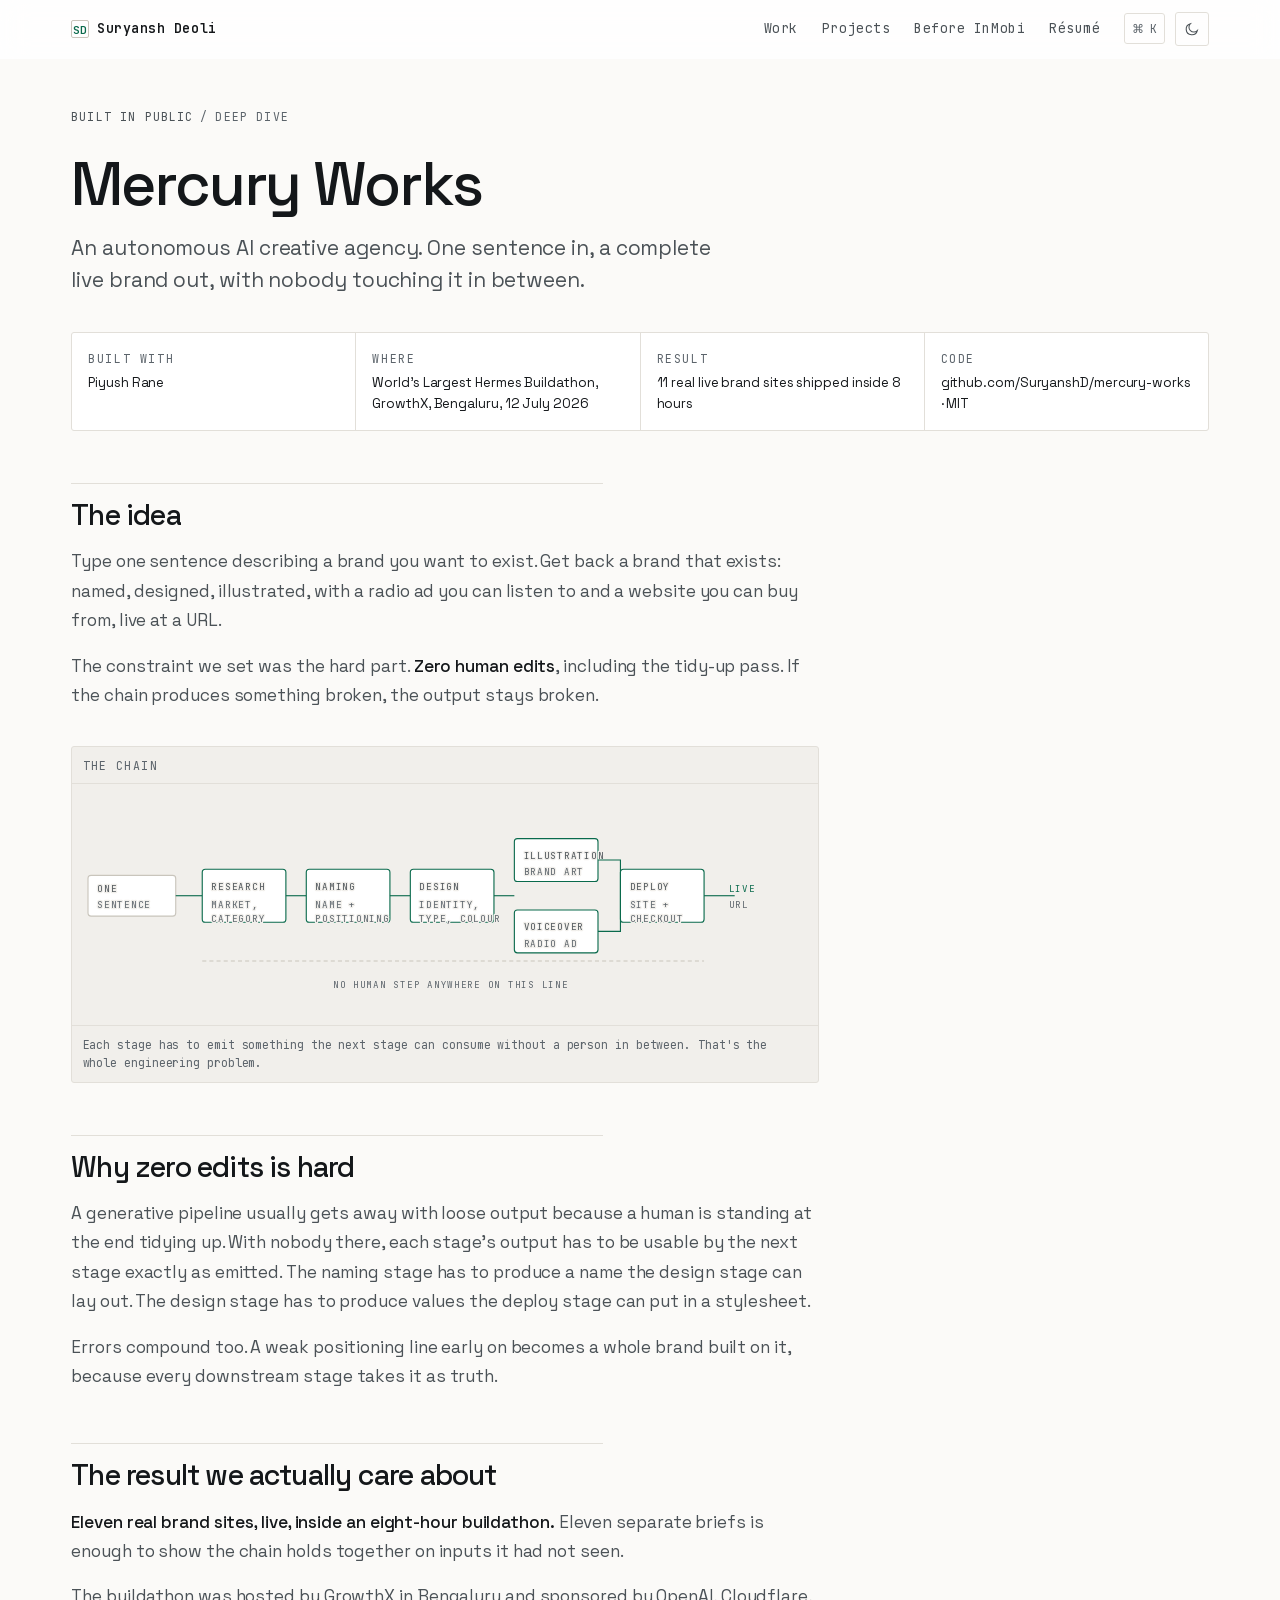
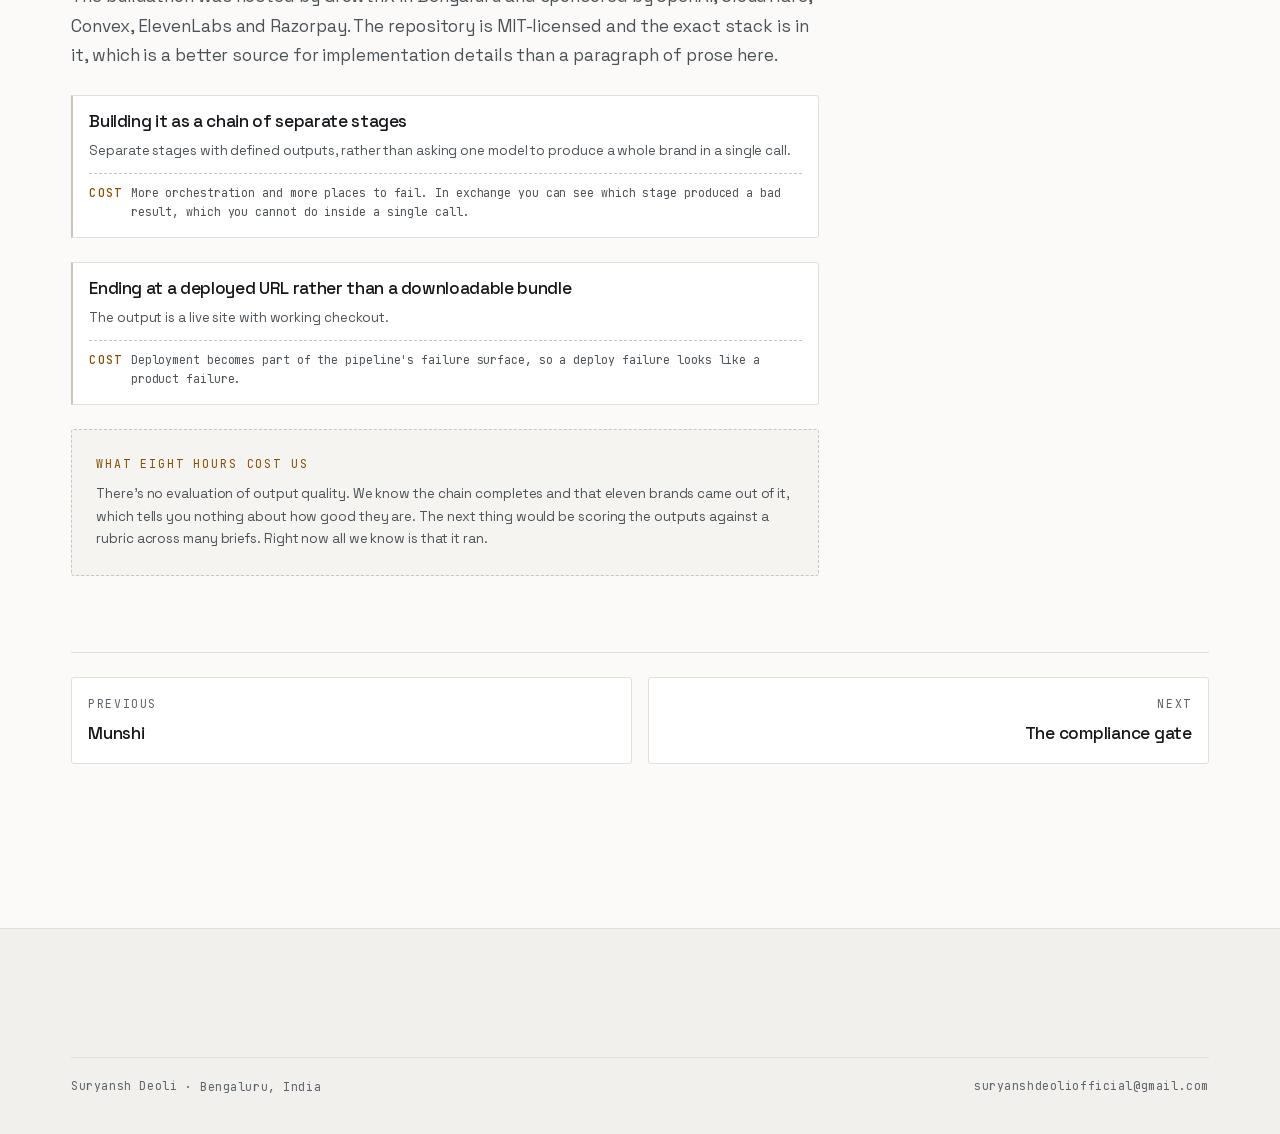
<file: work/mercury-works.html>
<!doctype html>
<html lang="en">
<head>
<meta charset="utf-8">
<meta name="viewport" content="width=device-width, initial-scale=1">
<title>Mercury Works — Suryansh Deoli</title>
<meta name="description" content="An autonomous AI creative agency. One sentence of brand brief becomes a deployed brand with a website and checkout, no human edits. 11 live sites in an 8-hour buildathon.">
<link rel="canonical" href="https://suryanshd.github.io/work/mercury-works.html">
<meta property="og:type" content="article">
<meta property="og:url" content="https://suryanshd.github.io/work/mercury-works.html">
<meta property="og:title" content="Mercury Works — Suryansh Deoli">
<meta property="og:description" content="A one-sentence brief becomes a complete live brand: research, naming, design, illustration, a voiceover radio ad, and a deployed site with checkout.">
<meta property="og:image" content="https://suryanshd.github.io/assets/img/og.png">
<meta name="twitter:card" content="summary_large_image">
<meta name="theme-color" content="#fbfaf8" media="(prefers-color-scheme: light)">
<meta name="theme-color" content="#08090b" media="(prefers-color-scheme: dark)">
<link rel="icon" href="../assets/img/favicon.svg" type="image/svg+xml">
<link rel="preload" href="../assets/fonts/space-grotesk-var.woff2" as="font" type="font/woff2" crossorigin>
<link rel="preload" href="../assets/fonts/jetbrains-mono-var.woff2" as="font" type="font/woff2" crossorigin>
<link rel="stylesheet" href="../assets/css/base.css">
<link rel="stylesheet" href="../assets/css/case.css">
<script>
(function () {
  try { var t = localStorage.getItem('sd-theme');
    if (t === 'light' || t === 'dark') document.documentElement.setAttribute('data-theme', t); } catch (e) {}
  document.documentElement.classList.add('js');
})();
</script>
<script type="application/ld+json">
{
  "@context": "https://schema.org",
  "@graph": [
    {
      "@type": "TechArticle",
      "headline": "Mercury Works",
      "description": "An autonomous AI creative agency: a one-sentence brand brief becomes a deployed brand with a website and checkout, no human edits. 11 live sites in an 8-hour buildathon.",
      "url": "https://suryanshd.github.io/work/mercury-works.html",
      "author": {
        "@type": "Person",
        "name": "Suryansh Deoli",
        "url": "https://suryanshd.github.io/"
      },
      "publisher": {
        "@type": "Person",
        "name": "Suryansh Deoli",
        "url": "https://suryanshd.github.io/"
      },
      "inLanguage": "en",
      "isPartOf": {
        "@type": "WebSite",
        "name": "Suryansh Deoli",
        "url": "https://suryanshd.github.io/"
      }
    },
    {
      "@type": "BreadcrumbList",
      "itemListElement": [
        {
          "@type": "ListItem",
          "position": 1,
          "name": "Suryansh Deoli",
          "item": "https://suryanshd.github.io/"
        },
        {
          "@type": "ListItem",
          "position": 2,
          "name": "Built in public",
          "item": "https://suryanshd.github.io/"
        },
        {
          "@type": "ListItem",
          "position": 3,
          "name": "Mercury Works",
          "item": "https://suryanshd.github.io/work/mercury-works.html"
        }
      ]
    }
  ]
}
</script>
</head>
<body>
<a class="skip" href="#main">Skip to content</a>

<header class="hdr" id="hdr">
  <div class="wrap hdr__in">
    <a class="hdr__mark" href="../index.html"><b>SD</b> Suryansh Deoli</a>
    <nav class="hdr__nav" aria-label="Sections">
      <a href="../index.html#pipeline">Work</a>
      <a href="../index.html#projects">Projects</a>
      <a href="../index.html#before">Before InMobi</a>
      <a href="../resume.html">Résumé</a>
    </nav>
    <div class="hdr__tools">
      <button class="kbd-btn" id="pal-open" aria-label="Open menu and search ⌘K"><span class="kbd-btn__cmd">⌘</span><span class="kbd-btn__k">K</span><span class="kbd-btn__menu">Menu</span></button>
      <button class="icon-btn" id="theme-btn" data-theme-icon aria-label="Switch colour theme">
        <svg class="i-sun" viewBox="0 0 24 24" fill="none" stroke="currentColor" stroke-width="1.6" aria-hidden="true"><circle cx="12" cy="12" r="4.2"/><path d="M12 2v2.6M12 19.4V22M2 12h2.6M19.4 12H22M4.9 4.9l1.9 1.9M17.2 17.2l1.9 1.9M19.1 4.9l-1.9 1.9M6.8 17.2l-1.9 1.9"/></svg>
        <svg class="i-moon" viewBox="0 0 24 24" fill="none" stroke="currentColor" stroke-width="1.6" aria-hidden="true"><path d="M20 14.4A8.5 8.5 0 1 1 9.6 4a6.8 6.8 0 0 0 10.4 10.4Z"/></svg>
      </button>
    </div>
  </div>
</header>

<main class="case" id="main">
  <div class="wrap">
    <p class="crumb"><a href="../index.html#projects">Built in public</a> <span aria-hidden="true">/</span> Deep dive</p>

    <div class="case__head">
      <h1>Mercury Works</h1>
      <p class="case__sum">
        An autonomous AI creative agency. One sentence in, a complete live brand out, with nobody
        touching it in between.
      </p>
    </div>

    <div class="facts">
      <div class="facts__cell"><span class="facts__k">Built with</span><span class="facts__v">Piyush Rane</span></div>
      <div class="facts__cell"><span class="facts__k">Where</span><span class="facts__v">World's Largest Hermes Buildathon, GrowthX, Bengaluru, 12 July 2026</span></div>
      <div class="facts__cell"><span class="facts__k">Result</span><span class="facts__v">11 real live brand sites shipped inside 8 hours</span></div>
      <div class="facts__cell"><span class="facts__k">Code</span><span class="facts__v"><a href="https://github.com/SuryanshD/mercury-works" target="_blank" rel="noopener">github.com/SuryanshD/mercury-works</a> · MIT</span></div>
    </div>

    <div class="prose">
      <h2>The idea</h2>
      <p>
        Type one sentence describing a brand you want to exist. Get back a brand that exists: named,
        designed, illustrated, with a radio ad you can listen to and a website you can buy from, live
        at a URL.
      </p>
      <p>
        The constraint we set was the hard part. <strong>Zero human edits</strong>, including the
        tidy-up pass. If the chain produces something broken, the output stays broken.
      </p>

      <figure class="fig">
        <div class="fig__hd">The chain</div>
        <div class="fig__body">
          <svg viewBox="0 0 700 190" role="img" aria-label="A one-sentence brief moves through research, naming, design, illustration, voiceover and deployment, ending at a live site with checkout. Each stage consumes the previous stage's output with no human step in between.">
            <rect class="bx" x="0" y="66" width="86" height="40" rx="3"/>
            <text x="9" y="82">one</text>
            <text x="9" y="98" class="dim">sentence</text>
            <path class="ln ln--pass" d="M86 86h26"/>

            <rect class="bx bx--live" x="112" y="60" width="82" height="52" rx="3"/>
            <text x="121" y="80">research</text>
            <text x="121" y="98" class="dim">market,</text>
            <text x="121" y="112" class="dim">category</text>
            <path class="ln ln--pass" d="M194 86h20"/>

            <rect class="bx bx--live" x="214" y="60" width="82" height="52" rx="3"/>
            <text x="223" y="80">naming</text>
            <text x="223" y="98" class="dim">name +</text>
            <text x="223" y="112" class="dim">positioning</text>
            <path class="ln ln--pass" d="M296 86h20"/>

            <rect class="bx bx--live" x="316" y="60" width="82" height="52" rx="3"/>
            <text x="325" y="80">design</text>
            <text x="325" y="98" class="dim">identity,</text>
            <text x="325" y="112" class="dim">type, colour</text>
            <path class="ln ln--pass" d="M398 86h20"/>

            <rect class="bx bx--live" x="418" y="30" width="82" height="42" rx="3"/>
            <text x="427" y="50">illustration</text>
            <text x="427" y="66" class="dim">brand art</text>
            <rect class="bx bx--live" x="418" y="100" width="82" height="42" rx="3"/>
            <text x="427" y="120">voiceover</text>
            <text x="427" y="136" class="dim">radio ad</text>
            <path class="ln ln--pass" d="M500 51h22v70h-22"/>

            <rect class="bx bx--live" x="522" y="60" width="82" height="52" rx="3"/>
            <text x="531" y="80">deploy</text>
            <text x="531" y="98" class="dim">site +</text>
            <text x="531" y="112" class="dim">checkout</text>
            <path class="ln ln--pass" d="M604 86h30"/>
            <text x="628" y="82" style="fill:var(--pass)">live</text>
            <text x="628" y="98" class="dim">url</text>

            <path class="ln ln--dash" d="M112 150h492"/>
            <text x="240" y="176" class="dim">no human step anywhere on this line</text>
          </svg>
        </div>
        <figcaption>
          Each stage has to emit something the next stage can consume without a person in between.
          That's the whole engineering problem.
        </figcaption>
      </figure>

      <h2>Why zero edits is hard</h2>
      <p>
        A generative pipeline usually gets away with loose output because a human is standing at the
        end tidying up. With nobody there, each stage's output has to be usable by the next stage exactly
        as emitted. The naming stage has to produce a name the design stage can lay out. The design stage
        has to produce values the deploy stage can put in a stylesheet.
      </p>
      <p>
        Errors compound too. A weak positioning line early on becomes a whole brand built on it,
        because every downstream stage takes it as truth.
      </p>

      <h2>The result we actually care about</h2>
      <p>
        <strong>Eleven real brand sites, live, inside an eight-hour buildathon.</strong> Eleven
        separate briefs is enough to show the chain holds together on inputs it had not seen.
      </p>
      <p>
        The buildathon was hosted by GrowthX in Bengaluru and sponsored by OpenAI, Cloudflare, Convex,
        ElevenLabs and Razorpay. The repository is MIT-licensed and the exact stack is in it, which is
        a better source for implementation details than a paragraph of prose here.
      </p>

      <div class="decision">
        <h3>Building it as a chain of separate stages</h3>
        <p>
          Separate stages with defined outputs, rather than asking one model to produce a whole brand
          in a single call.
        </p>
        <div class="decision__cost"><b>cost</b>
          <span>More orchestration and more places to fail. In exchange you can see which stage produced a bad result, which you cannot do inside a single call.</span>
        </div>
      </div>

      <div class="decision">
        <h3>Ending at a deployed URL rather than a downloadable bundle</h3>
        <p>
          The output is a live site with working checkout.
        </p>
        <div class="decision__cost"><b>cost</b>
          <span>Deployment becomes part of the pipeline's failure surface, so a deploy failure looks like a product failure.</span>
        </div>
      </div>

      <div class="retro">
        <span class="retro__tag">What eight hours cost us</span>
        <p>
          There's no evaluation of output quality. We know the chain completes and that eleven brands
          came out of it, which tells you nothing about how good they are. The next thing would be
          scoring the outputs against a rubric across many briefs. Right now all we know is that it ran.
        </p>
      </div>
    </div>

    <nav class="case__nav" aria-label="Other deep dives">
      <a href="munshi.html"><span>Previous</span><b>Munshi</b></a>
      <a href="compliance-gate.html"><span>Next</span><b>The compliance gate</b></a>
    </nav>
  </div>
</main>

<footer class="ftr">
  <div class="wrap">
    <div class="ftr__base">
      <span><a href="../index.html">Suryansh Deoli</a> · Bengaluru, India</span>
      <span><a href="mailto:suryanshdeoliofficial@gmail.com">suryanshdeoliofficial@gmail.com</a></span>
    </div>
  </div>
</footer>

<div class="pal" id="pal" data-open="false" role="dialog" aria-modal="true" aria-labelledby="pal-title">
  <h2 class="vh" id="pal-title">Jump to a section or page</h2>
  <div class="pal__box">
    <input class="pal__input" id="pal-input" type="text" role="combobox" aria-expanded="true"
      aria-controls="pal-list" aria-autocomplete="list" placeholder="Jump to…" autocomplete="off" spellcheck="false">
    <div class="pal__list" id="pal-list" role="listbox" aria-label="Results"></div>
  </div>
</div>

<script src="../assets/js/site.js" defer></script>
</body>
</html>
</file>
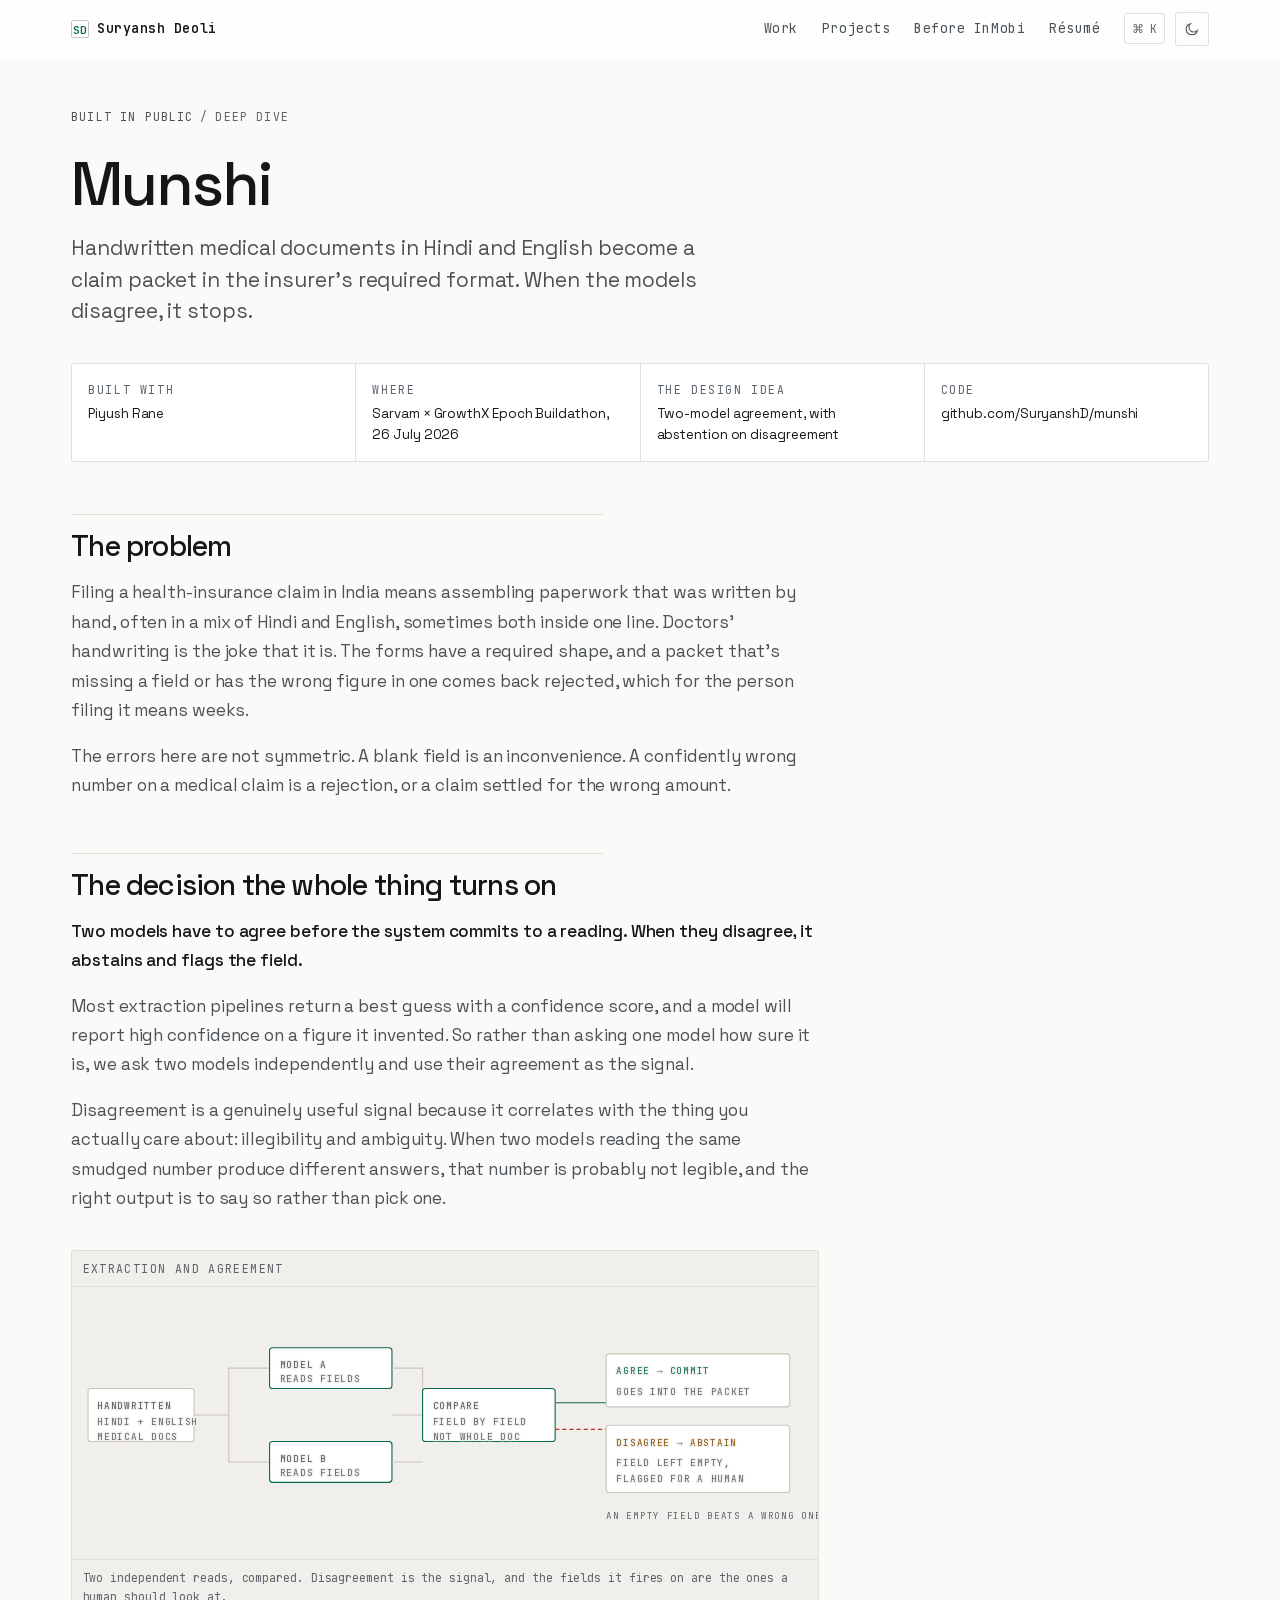
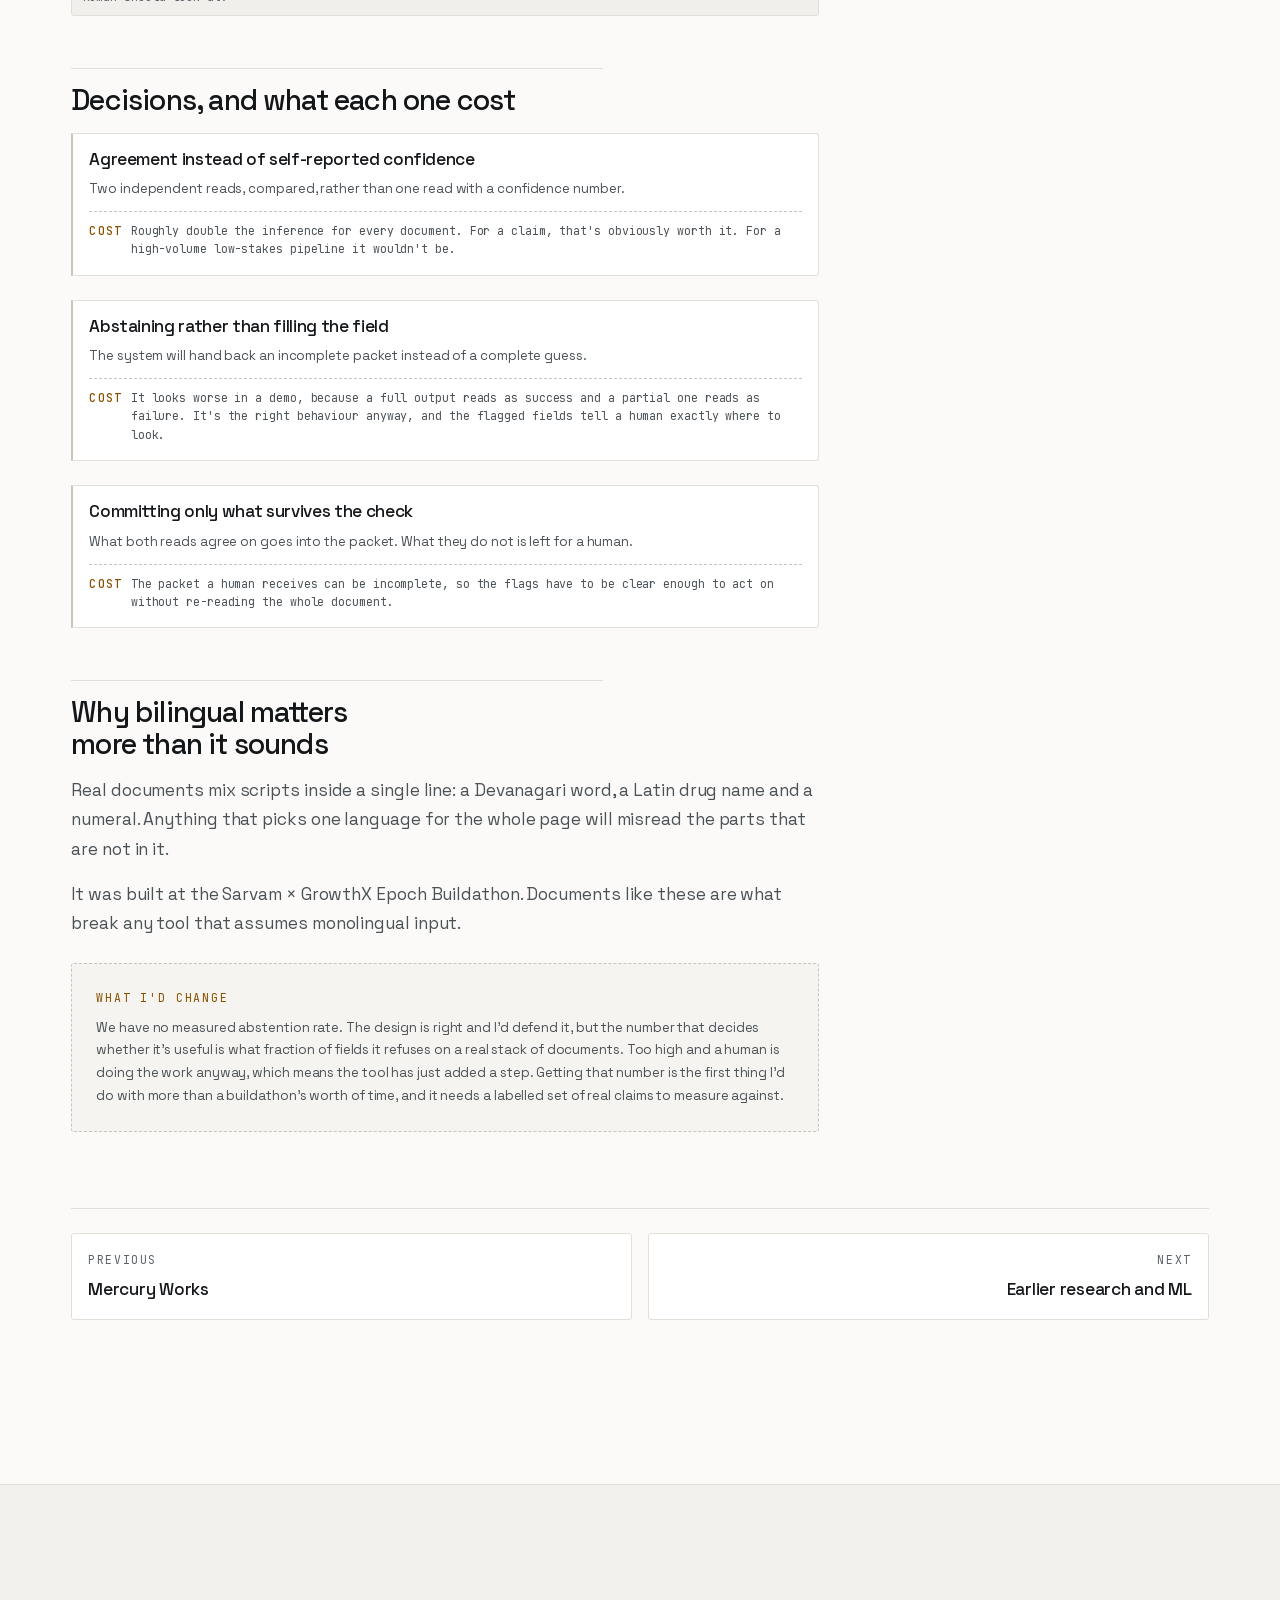
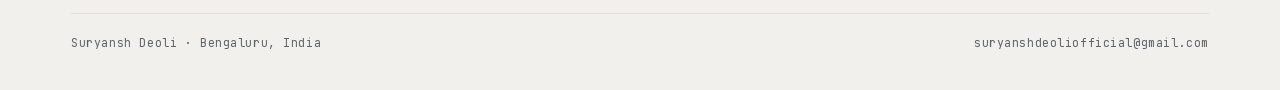
<file: work/munshi.html>
<!doctype html>
<html lang="en">
<head>
<meta charset="utf-8">
<meta name="viewport" content="width=device-width, initial-scale=1">
<title>Munshi — Suryansh Deoli</title>
<meta name="description" content="A bilingual health-insurance claims processor that reads handwritten medical documents, with a two-model agreement check that abstains instead of guessing.">
<link rel="canonical" href="https://suryanshd.github.io/work/munshi.html">
<meta property="og:type" content="article">
<meta property="og:url" content="https://suryanshd.github.io/work/munshi.html">
<meta property="og:title" content="Munshi — Suryansh Deoli">
<meta property="og:description" content="Handwritten Hindi and English medical documents into submittable claim packets, designed to abstain when two models disagree.">
<meta property="og:image" content="https://suryanshd.github.io/assets/img/og.png">
<meta name="twitter:card" content="summary_large_image">
<meta name="theme-color" content="#fbfaf8" media="(prefers-color-scheme: light)">
<meta name="theme-color" content="#08090b" media="(prefers-color-scheme: dark)">
<link rel="icon" href="../assets/img/favicon.svg" type="image/svg+xml">
<link rel="preload" href="../assets/fonts/space-grotesk-var.woff2" as="font" type="font/woff2" crossorigin>
<link rel="preload" href="../assets/fonts/jetbrains-mono-var.woff2" as="font" type="font/woff2" crossorigin>
<link rel="stylesheet" href="../assets/css/base.css">
<link rel="stylesheet" href="../assets/css/case.css">
<script>
(function () {
  try { var t = localStorage.getItem('sd-theme');
    if (t === 'light' || t === 'dark') document.documentElement.setAttribute('data-theme', t); } catch (e) {}
  document.documentElement.classList.add('js');
})();
</script>
<script type="application/ld+json">
{
  "@context": "https://schema.org",
  "@graph": [
    {
      "@type": "TechArticle",
      "headline": "Munshi",
      "description": "A bilingual health-insurance claims processor that reads handwritten medical documents, with a two-model agreement check that abstains instead of guessing.",
      "url": "https://suryanshd.github.io/work/munshi.html",
      "author": {
        "@type": "Person",
        "name": "Suryansh Deoli",
        "url": "https://suryanshd.github.io/"
      },
      "publisher": {
        "@type": "Person",
        "name": "Suryansh Deoli",
        "url": "https://suryanshd.github.io/"
      },
      "inLanguage": "en",
      "isPartOf": {
        "@type": "WebSite",
        "name": "Suryansh Deoli",
        "url": "https://suryanshd.github.io/"
      }
    },
    {
      "@type": "BreadcrumbList",
      "itemListElement": [
        {
          "@type": "ListItem",
          "position": 1,
          "name": "Suryansh Deoli",
          "item": "https://suryanshd.github.io/"
        },
        {
          "@type": "ListItem",
          "position": 2,
          "name": "Built in public",
          "item": "https://suryanshd.github.io/"
        },
        {
          "@type": "ListItem",
          "position": 3,
          "name": "Munshi",
          "item": "https://suryanshd.github.io/work/munshi.html"
        }
      ]
    }
  ]
}
</script>
</head>
<body>
<a class="skip" href="#main">Skip to content</a>

<header class="hdr" id="hdr">
  <div class="wrap hdr__in">
    <a class="hdr__mark" href="../index.html"><b>SD</b> Suryansh Deoli</a>
    <nav class="hdr__nav" aria-label="Sections">
      <a href="../index.html#pipeline">Work</a>
      <a href="../index.html#projects">Projects</a>
      <a href="../index.html#before">Before InMobi</a>
      <a href="../resume.html">Résumé</a>
    </nav>
    <div class="hdr__tools">
      <button class="kbd-btn" id="pal-open" aria-label="Open menu and search ⌘K"><span class="kbd-btn__cmd">⌘</span><span class="kbd-btn__k">K</span><span class="kbd-btn__menu">Menu</span></button>
      <button class="icon-btn" id="theme-btn" data-theme-icon aria-label="Switch colour theme">
        <svg class="i-sun" viewBox="0 0 24 24" fill="none" stroke="currentColor" stroke-width="1.6" aria-hidden="true"><circle cx="12" cy="12" r="4.2"/><path d="M12 2v2.6M12 19.4V22M2 12h2.6M19.4 12H22M4.9 4.9l1.9 1.9M17.2 17.2l1.9 1.9M19.1 4.9l-1.9 1.9M6.8 17.2l-1.9 1.9"/></svg>
        <svg class="i-moon" viewBox="0 0 24 24" fill="none" stroke="currentColor" stroke-width="1.6" aria-hidden="true"><path d="M20 14.4A8.5 8.5 0 1 1 9.6 4a6.8 6.8 0 0 0 10.4 10.4Z"/></svg>
      </button>
    </div>
  </div>
</header>

<main class="case" id="main">
  <div class="wrap">
    <p class="crumb"><a href="../index.html#projects">Built in public</a> <span aria-hidden="true">/</span> Deep dive</p>

    <div class="case__head">
      <h1>Munshi</h1>
      <p class="case__sum">
        Handwritten medical documents in Hindi and English become a claim packet in the insurer's
        required format. When the models disagree, it stops.
      </p>
    </div>

    <div class="facts">
      <div class="facts__cell"><span class="facts__k">Built with</span><span class="facts__v">Piyush Rane</span></div>
      <div class="facts__cell"><span class="facts__k">Where</span><span class="facts__v">Sarvam × GrowthX Epoch Buildathon, 26 July 2026</span></div>
      <div class="facts__cell"><span class="facts__k">The design idea</span><span class="facts__v">Two-model agreement, with abstention on disagreement</span></div>
      <div class="facts__cell"><span class="facts__k">Code</span><span class="facts__v"><a href="https://github.com/SuryanshD/munshi" target="_blank" rel="noopener">github.com/SuryanshD/munshi</a></span></div>
    </div>

    <div class="prose">
      <h2>The problem</h2>
      <p>
        Filing a health-insurance claim in India means assembling paperwork that was written by hand,
        often in a mix of Hindi and English, sometimes both inside one line. Doctors' handwriting is
        the joke that it is. The forms have a required shape, and a packet that's missing a field or
        has the wrong figure in one comes back rejected, which for the person filing it means weeks.
      </p>
      <p>
        The errors here are not symmetric. A blank field is an inconvenience. A confidently wrong
        number on a medical claim is a rejection, or a claim settled for the wrong amount.
      </p>

      <h2>The decision the whole thing turns on</h2>
      <p>
        <strong>Two models have to agree before the system commits to a reading. When they disagree,
        it abstains and flags the field.</strong>
      </p>
      <p>
        Most extraction pipelines return a best guess with a confidence score, and a model will
        report high confidence on a figure it invented. So rather than asking one model how sure it is,
        we ask two models independently and use their agreement as the signal.
      </p>
      <p>
        Disagreement is a genuinely useful signal because it correlates with the thing you actually
        care about: illegibility and ambiguity. When two models reading the same smudged number produce
        different answers, that number is probably not legible, and the right output is to say so
        rather than pick one.
      </p>

      <figure class="fig">
        <div class="fig__hd">Extraction and agreement</div>
        <div class="fig__body">
          <svg viewBox="0 0 700 220" role="img" aria-label="A handwritten bilingual document is read independently by two models. Fields where they agree are committed to the claim packet. Fields where they disagree are abstained on and flagged for a human.">
            <rect class="bx" x="0" y="76" width="104" height="52" rx="3"/>
            <text x="9" y="96">handwritten</text>
            <text x="9" y="112" class="dim">hindi + english</text>
            <text x="9" y="126" class="dim">medical docs</text>

            <path class="ln" d="M104 102h34M138 102V56h40M138 102v46h40"/>

            <rect class="bx bx--live" x="178" y="36" width="120" height="40" rx="3"/>
            <text x="188" y="56">model a</text>
            <text x="188" y="70" class="dim">reads fields</text>
            <rect class="bx bx--live" x="178" y="128" width="120" height="40" rx="3"/>
            <text x="188" y="148">model b</text>
            <text x="188" y="162" class="dim">reads fields</text>

            <path class="ln" d="M298 56h30v46h-30M298 148h30"/>

            <rect class="bx bx--live" x="328" y="76" width="130" height="52" rx="3"/>
            <text x="338" y="96">compare</text>
            <text x="338" y="112" class="dim">field by field</text>
            <text x="338" y="126" class="dim">not whole doc</text>

            <path class="ln ln--pass" d="M458 90h50"/>
            <rect class="bx" x="508" y="42" width="180" height="52" rx="3"/>
            <text x="518" y="62" style="fill:var(--pass)">agree → commit</text>
            <text x="518" y="82" class="dim">goes into the packet</text>

            <path class="ln ln--block" d="M458 116h50"/>
            <rect class="bx" x="508" y="112" width="180" height="66" rx="3"/>
            <text x="518" y="132" style="fill:var(--hold)">disagree → abstain</text>
            <text x="518" y="152" class="dim">field left empty,</text>
            <text x="518" y="168" class="dim">flagged for a human</text>
            <text x="508" y="204" class="dim">an empty field beats a wrong one</text>
          </svg>
        </div>
        <figcaption>
          Two independent reads, compared. Disagreement is the signal, and the fields it fires on are
          the ones a human should look at.
        </figcaption>
      </figure>

      <h2>Decisions, and what each one cost</h2>

      <div class="decision">
        <h3>Agreement instead of self-reported confidence</h3>
        <p>Two independent reads, compared, rather than one read with a confidence number.</p>
        <div class="decision__cost"><b>cost</b>
          <span>Roughly double the inference for every document. For a claim, that's obviously worth it. For a high-volume low-stakes pipeline it wouldn't be.</span>
        </div>
      </div>

      <div class="decision">
        <h3>Abstaining rather than filling the field</h3>
        <p>The system will hand back an incomplete packet instead of a complete guess.</p>
        <div class="decision__cost"><b>cost</b>
          <span>It looks worse in a demo, because a full output reads as success and a partial one reads as failure. It's the right behaviour anyway, and the flagged fields tell a human exactly where to look.</span>
        </div>
      </div>

      <div class="decision">
        <h3>Committing only what survives the check</h3>
        <p>What both reads agree on goes into the packet. What they do not is left for a human.</p>
        <div class="decision__cost"><b>cost</b>
          <span>The packet a human receives can be incomplete, so the flags have to be clear enough to act on without re-reading the whole document.</span>
        </div>
      </div>

      <h2>Why bilingual matters more than it sounds</h2>
      <p>
        Real documents mix scripts inside a single line: a Devanagari word, a Latin drug name and a
        numeral. Anything that picks one language for the whole page will misread the parts that are not
        in it.
      </p>
      <p>
        It was built at the Sarvam × GrowthX Epoch Buildathon. Documents like these are what break any
        tool that assumes monolingual input.
      </p>

      <div class="retro">
        <span class="retro__tag">What I'd change</span>
        <p>
          We have no measured abstention rate. The design is right and I'd defend it, but the number
          that decides whether it's useful is what fraction of fields it refuses on a real stack of
          documents. Too high and a human is doing the work anyway, which means the tool has just added
          a step. Getting that number is the first thing I'd do with more than a buildathon's worth of
          time, and it needs a labelled set of real claims to measure against.
        </p>
      </div>
    </div>

    <nav class="case__nav" aria-label="Other deep dives">
      <a href="mercury-works.html"><span>Previous</span><b>Mercury Works</b></a>
      <a href="earlier-research.html"><span>Next</span><b>Earlier research and ML</b></a>
    </nav>
  </div>
</main>

<footer class="ftr">
  <div class="wrap">
    <div class="ftr__base">
      <span><a href="../index.html">Suryansh Deoli</a> · Bengaluru, India</span>
      <span><a href="mailto:suryanshdeoliofficial@gmail.com">suryanshdeoliofficial@gmail.com</a></span>
    </div>
  </div>
</footer>

<div class="pal" id="pal" data-open="false" role="dialog" aria-modal="true" aria-labelledby="pal-title">
  <h2 class="vh" id="pal-title">Jump to a section or page</h2>
  <div class="pal__box">
    <input class="pal__input" id="pal-input" type="text" role="combobox" aria-expanded="true"
      aria-controls="pal-list" aria-autocomplete="list" placeholder="Jump to…" autocomplete="off" spellcheck="false">
    <div class="pal__list" id="pal-list" role="listbox" aria-label="Results"></div>
  </div>
</div>

<script src="../assets/js/site.js" defer></script>
</body>
</html>
</file>
<file: assets/css/base.css>
@charset "utf-8";
/* ==========================================================================
   Suryansh Deoli — design system
   Concept: instrumentation. Grotesk + mono, three semantic hues borrowed from
   the compliance decisions the site is about: pass / hold / block.
   ========================================================================== */

/* ---------- fonts (self-hosted, no CDN) ---------------------------------- */
@font-face {
  font-family: 'Space Grotesk';
  src: url('../fonts/space-grotesk-var.woff2') format('woff2-variations'),
       url('../fonts/space-grotesk-var.woff2') format('woff2');
  font-weight: 300 700;
  font-style: normal;
  font-display: swap;
  unicode-range: U+0000-00FF, U+0131, U+0152-0153, U+02BB-02BC, U+02C6, U+02DA,
                 U+02DC, U+0304, U+0308, U+0329, U+2000-206F, U+20AC, U+2122,
                 U+2191, U+2193, U+2197, U+20B9, U+2212, U+2215, U+FEFF, U+FFFD;
}
@font-face {
  font-family: 'JetBrains Mono';
  src: url('../fonts/jetbrains-mono-var.woff2') format('woff2-variations'),
       url('../fonts/jetbrains-mono-var.woff2') format('woff2');
  font-weight: 400 600;
  font-style: normal;
  font-display: swap;
  unicode-range: U+0000-00FF, U+0131, U+0152-0153, U+02BB-02BC, U+02C6, U+02DA,
                 U+02DC, U+0304, U+0308, U+0329, U+2000-206F, U+20AC, U+2122,
                 U+2191, U+2193, U+2197, U+20B9, U+2212, U+2215, U+FEFF, U+FFFD;
}

/* ---------- tokens ------------------------------------------------------- */
:root {
  --font-display: 'Space Grotesk', ui-sans-serif, -apple-system, 'Segoe UI', system-ui, sans-serif;
  --font-mono: 'JetBrains Mono', ui-monospace, SFMono-Regular, 'SF Mono', Menlo, monospace;

  /* fluid type scale */
  --t--2: clamp(0.688rem, 0.68rem + 0.05vw, 0.72rem);
  --t--1: clamp(0.78rem, 0.765rem + 0.08vw, 0.83rem);
  --t-0:  clamp(1rem, 0.975rem + 0.13vw, 1.07rem);
  --t-1:  clamp(1.13rem, 1.07rem + 0.3vw, 1.3rem);
  --t-2:  clamp(1.35rem, 1.2rem + 0.75vw, 1.85rem);
  --t-3:  clamp(1.7rem, 1.4rem + 1.5vw, 2.6rem);
  --t-4:  clamp(2.1rem, 1.55rem + 2.8vw, 3.9rem);
  --t-5:  clamp(2.6rem, 1.5rem + 5.2vw, 5.4rem);

  /* space scale */
  --s-1: 0.375rem;
  --s-2: 0.625rem;
  --s-3: 1rem;
  --s-4: 1.5rem;
  --s-5: 2.25rem;
  --s-6: 3.25rem;
  --s-7: 4.75rem;
  --s-8: 7rem;
  --s-9: 10rem;

  --wrap: 1240px;
  --gutter: clamp(1.15rem, 4vw, 3.25rem);
  --measure: 64ch;
  --radius: 3px;
  --radius-lg: 6px;

  --ease: cubic-bezier(0.22, 1, 0.36, 1);
  --ease-io: cubic-bezier(0.65, 0, 0.35, 1);
  --dur: 0.45s;

  color-scheme: light dark;
}

/* dark is the design's home key; light is fully built, not an afterthought */
:root {
  --bg:          #08090b;
  --bg-raised:   #0e1014;
  --bg-sunken:   #050506;
  --bg-inset:    #12151a;
  --line:        #1d2127;
  --line-strong: #2b323b;
  --ink:         #eceef1;
  --ink-2:       #a6aeb9;
  --ink-3:       #79838f;
  --pass:        #2fdca8;
  --pass-dim:    #123c31;
  --hold:        #f0a93c;
  --hold-dim:    #3a2c12;
  --block:       #ff6b5b;
  --block-dim:   #3d1c19;
  --accent:      var(--pass);
  --scrim:       rgba(8, 9, 11, 0.72);
  --glass:       rgba(14, 16, 20, 0.78);
  --shadow:      0 1px 2px rgba(0,0,0,.5), 0 12px 40px -12px rgba(0,0,0,.7);
}

@media (prefers-color-scheme: light) {
  :root:not([data-theme]) {
    --bg:          #fbfaf8;
    --bg-raised:   #ffffff;
    --bg-sunken:   #f1efeb;
    --bg-inset:    #f6f4f1;
    --line:        #e2dfd9;
    --line-strong: #c9c5bc;
    --ink:         #14171a;
    --ink-2:       #4b5257;
    --ink-3:       #5c646b;
    --pass:        #0a6a4c;
    --pass-dim:    #d6f1e6;
    --hold:        #875100;
    --hold-dim:    #f7ecd8;
    --block:       #b22f22;
    --block-dim:   #f9e3e0;
    --scrim:       rgba(251, 250, 248, 0.78);
    --glass:       rgba(255, 255, 255, 0.8);
    --shadow:      0 1px 2px rgba(20,23,26,.06), 0 14px 40px -14px rgba(20,23,26,.18);
  }
}

/* explicit toggle wins over the media query, in both directions */
:root[data-theme='light'] {
  --bg:          #fbfaf8;
  --bg-raised:   #ffffff;
  --bg-sunken:   #f1efeb;
  --bg-inset:    #f6f4f1;
  --line:        #e2dfd9;
  --line-strong: #c9c5bc;
  --ink:         #14171a;
  --ink-2:       #4b5257;
  --ink-3:       #5c646b;
  --pass:        #0a6a4c;
  --pass-dim:    #d6f1e6;
  --hold:        #875100;
  --hold-dim:    #f7ecd8;
  --block:       #b22f22;
  --block-dim:   #f9e3e0;
  --scrim:       rgba(251, 250, 248, 0.78);
  --glass:       rgba(255, 255, 255, 0.8);
  --shadow:      0 1px 2px rgba(20,23,26,.06), 0 14px 40px -14px rgba(20,23,26,.18);
}
:root[data-theme='dark'] {
  --bg:          #08090b;
  --bg-raised:   #0e1014;
  --bg-sunken:   #050506;
  --bg-inset:    #12151a;
  --line:        #1d2127;
  --line-strong: #2b323b;
  --ink:         #eceef1;
  --ink-2:       #a6aeb9;
  --ink-3:       #79838f;
  --pass:        #2fdca8;
  --pass-dim:    #123c31;
  --hold:        #f0a93c;
  --hold-dim:    #3a2c12;
  --block:       #ff6b5b;
  --block-dim:   #3d1c19;
  --scrim:       rgba(8, 9, 11, 0.72);
  --glass:       rgba(14, 16, 20, 0.78);
  --shadow:      0 1px 2px rgba(0,0,0,.5), 0 12px 40px -12px rgba(0,0,0,.7);
}

/* ---------- reset ------------------------------------------------------- */
*, *::before, *::after { box-sizing: border-box; }
* { margin: 0; }
html {
  -webkit-text-size-adjust: 100%;
  scroll-behavior: smooth;
  scroll-padding-top: 5.5rem;
}
body {
  background: var(--bg);
  color: var(--ink);
  font-family: var(--font-display);
  font-size: var(--t-0);
  font-weight: 400;
  line-height: 1.65;
  letter-spacing: -0.005em;
  -webkit-font-smoothing: antialiased;
  -moz-osx-font-smoothing: grayscale;
  text-rendering: optimizeLegibility;
  overflow-x: hidden;
}
img, svg, canvas { display: block; max-width: 100%; }
/* The background canvas must be allowed past that clamp. max-width:100% resolves
   against the viewport minus the scrollbar, which left a ~15px unpainted strip
   down the right edge wherever a classic scrollbar is shown. */
#viz { max-width: none; }
button, input, textarea, select { font: inherit; color: inherit; }
ul, ol { list-style: none; padding: 0; }
a { color: inherit; text-decoration: none; }
h1, h2, h3, h4 { font-weight: 500; line-height: 1.08; letter-spacing: -0.028em; text-wrap: balance; }
p { text-wrap: pretty; }

/* ---------- a11y -------------------------------------------------------- */
:focus-visible {
  outline: 2px solid var(--accent);
  outline-offset: 3px;
  border-radius: 2px;
}
:focus:not(:focus-visible) { outline: none; }

.skip {
  position: absolute;
  left: var(--s-3);
  top: -100%;
  z-index: 200;
  padding: 0.7em 1.1em;
  background: var(--accent);
  color: var(--bg);
  font-family: var(--font-mono);
  font-size: var(--t--1);
  font-weight: 500;
  border-radius: var(--radius);
  transition: top 0.18s var(--ease);
}
.skip:focus { top: var(--s-3); }

.vh {
  position: absolute !important;
  width: 1px; height: 1px;
  padding: 0; margin: -1px;
  overflow: hidden;
  clip-path: inset(50%);
  white-space: nowrap;
  border: 0;
}

/* ---------- layout primitives ------------------------------------------ */
.wrap {
  width: 100%;
  max-width: var(--wrap);
  margin-inline: auto;
  padding-inline: var(--gutter);
}
.wrap--narrow { max-width: 860px; }
.stack > * + * { margin-top: var(--flow, var(--s-3)); }
.measure { max-width: var(--measure); }

section { position: relative; }

/* ---------- shared type helpers ---------------------------------------- */
.mono {
  font-family: var(--font-mono);
  font-size: var(--t--1);
  font-weight: 450;
  letter-spacing: 0.06em;
  font-variant-ligatures: none;
}
.kicker {
  font-family: var(--font-mono);
  font-size: var(--t--2);
  font-weight: 500;
  letter-spacing: 0.16em;
  text-transform: uppercase;
  color: var(--ink-3);
}
.lede {
  font-size: var(--t-1);
  line-height: 1.55;
  color: var(--ink-2);
  letter-spacing: -0.012em;
}

/* section heading pattern: mono index + rule + display title */
.sec-head {
  display: grid;
  gap: var(--s-3);
  padding-block-start: var(--s-7);
  margin-block-end: var(--s-5);
  border-top: 1px solid var(--line);
}
.sec-head__row {
  display: flex;
  align-items: baseline;
  gap: var(--s-3);
  flex-wrap: wrap;
}
.sec-head__idx {
  font-family: var(--font-mono);
  font-size: var(--t--2);
  font-weight: 500;
  letter-spacing: 0.14em;
  color: var(--accent);
  padding-top: 0.35em;
}
.sec-head h2 { font-size: var(--t-3); }
.sec-head__note {
  font-family: var(--font-mono);
  font-size: var(--t--2);
  letter-spacing: 0.1em;
  color: var(--ink-3);
  text-transform: uppercase;
  margin-inline-start: auto;
}

/* ---------- links ------------------------------------------------------ */
.link {
  color: var(--ink);
  border-bottom: 1px solid var(--line-strong);
  padding-bottom: 1px;
  transition: color 0.18s var(--ease), border-color 0.18s var(--ease);
}
.link:hover { color: var(--accent); border-color: var(--accent); }

.arrow-link {
  display: inline-flex;
  align-items: center;
  /* 24px floor so these clear the minimum touch target on a phone */
  min-height: 24px;
  gap: 0.5em;
  font-family: var(--font-mono);
  font-size: var(--t--1);
  font-weight: 500;
  letter-spacing: 0.04em;
  color: var(--accent);
}
.arrow-link svg { width: 0.95em; height: 0.95em; transition: transform 0.25s var(--ease); }
.arrow-link:hover svg { transform: translateX(4px); }
.arrow-link::after {
  content: '';
  position: absolute;
  inset: 0;
}

/* ---------- buttons ---------------------------------------------------- */
.btn {
  display: inline-flex;
  align-items: center;
  gap: 0.55em;
  padding: 0.72em 1.15em;
  font-family: var(--font-mono);
  font-size: var(--t--1);
  font-weight: 500;
  letter-spacing: 0.03em;
  border: 1px solid var(--line-strong);
  border-radius: var(--radius);
  background: transparent;
  color: var(--ink);
  cursor: pointer;
  transition: border-color 0.2s var(--ease), background 0.2s var(--ease), color 0.2s var(--ease);
}
.btn:hover { border-color: var(--accent); color: var(--accent); }
.btn--primary {
  background: var(--accent);
  border-color: var(--accent);
  color: var(--bg);
}
.btn--primary:hover { filter: brightness(1.1); color: var(--bg); }

/* ---------- chips / tags ---------------------------------------------- */
.tags { display: flex; flex-wrap: wrap; gap: var(--s-1); }
.tag {
  font-family: var(--font-mono);
  font-size: var(--t--2);
  font-weight: 450;
  letter-spacing: 0.04em;
  padding: 0.3em 0.55em;
  border: 1px solid var(--line);
  border-radius: 2px;
  color: var(--ink-3);
  white-space: nowrap;
}
.tag--era {
  color: var(--ink-2);
  border-color: var(--line-strong);
  background: var(--bg-inset);
}

/* verdict-coded states, reused by the gate demo and the stage rail */
.is-pass  { color: var(--pass); }
.is-hold  { color: var(--hold); }
.is-block { color: var(--block); }

/* ---------- header ---------------------------------------------------- */
.hdr {
  position: fixed;
  inset: 0 0 auto 0;
  z-index: 100;
  background: var(--glass);
  backdrop-filter: blur(14px) saturate(140%);
  -webkit-backdrop-filter: blur(14px) saturate(140%);
  border-bottom: 1px solid transparent;
  transition: border-color 0.3s var(--ease), background 0.3s var(--ease);
}
.hdr[data-scrolled='true'] { border-bottom-color: var(--line); }
.hdr__in {
  display: flex;
  align-items: center;
  gap: var(--s-4);
  height: 3.6rem;
}
.hdr__mark {
  display: inline-flex;
  align-items: center;
  min-height: 24px;
  gap: 0.6em;
  font-family: var(--font-mono);
  font-size: var(--t--1);
  font-weight: 600;
  letter-spacing: 0.04em;
  white-space: nowrap;
}
.hdr__mark b {
  display: grid;
  place-items: center;
  width: 1.6em; height: 1.6em;
  font-size: 0.85em;
  border: 1px solid var(--line-strong);
  border-radius: 2px;
  color: var(--accent);
}
.hdr__nav {
  display: flex;
  gap: var(--s-4);
  margin-inline-start: auto;
}
.hdr__nav a {
  display: inline-flex;
  align-items: center;
  min-height: 24px;
  font-family: var(--font-mono);
  font-size: var(--t--1);
  letter-spacing: 0.04em;
  color: var(--ink-2);
  transition: color 0.18s var(--ease);
}
.hdr__nav a:hover, .hdr__nav a[aria-current='page'] { color: var(--ink); }
.hdr__tools { display: flex; align-items: center; gap: var(--s-2); }

.icon-btn {
  display: grid;
  place-items: center;
  width: 2.1rem; height: 2.1rem;
  border: 1px solid var(--line);
  border-radius: var(--radius);
  background: transparent;
  color: var(--ink-2);
  cursor: pointer;
  transition: border-color 0.18s var(--ease), color 0.18s var(--ease);
}
.icon-btn:hover { border-color: var(--line-strong); color: var(--ink); }
.icon-btn svg { width: 1rem; height: 1rem; }
.icon-btn[data-theme-icon] .i-sun { display: none; }
:root[data-theme='dark'] .icon-btn[data-theme-icon] .i-sun,
:root:not([data-theme]) .icon-btn[data-theme-icon] .i-sun { display: block; }
:root[data-theme='dark'] .icon-btn[data-theme-icon] .i-moon,
:root:not([data-theme]) .icon-btn[data-theme-icon] .i-moon { display: none; }
@media (prefers-color-scheme: light) {
  :root:not([data-theme]) .icon-btn[data-theme-icon] .i-sun { display: none; }
  :root:not([data-theme]) .icon-btn[data-theme-icon] .i-moon { display: block; }
}
:root[data-theme='light'] .icon-btn[data-theme-icon] .i-sun { display: none; }
:root[data-theme='light'] .icon-btn[data-theme-icon] .i-moon { display: block; }

.kbd-btn {
  /* Shown at every width: below 700px this button is the only navigation,
     because the header nav collapses and the palette lists every destination. */
  display: inline-flex;
  align-items: center;
  gap: 0.45em;
  padding: 0.42em 0.6em;
  border: 1px solid var(--line);
  border-radius: var(--radius);
  background: transparent;
  font-family: var(--font-mono);
  font-size: var(--t--2);
  letter-spacing: 0.04em;
  color: var(--ink-3);
  cursor: pointer;
  transition: border-color 0.18s var(--ease), color 0.18s var(--ease);
}
.kbd-btn:hover { border-color: var(--line-strong); color: var(--ink); }
.kbd-btn__menu { display: none; }
@media (max-width: 699px) {
  .kbd-btn__cmd, .kbd-btn__k { display: none; }
  .kbd-btn__menu { display: inline; letter-spacing: 0.1em; text-transform: uppercase; }
}

@media (max-width: 699px) {
  .hdr__nav { display: none; }
}

/* ---------- footer ---------------------------------------------------- */
.ftr {
  border-top: 1px solid var(--line);
  padding-block: var(--s-7) var(--s-5);
  margin-top: var(--s-8);
  background: color-mix(in srgb, var(--bg-sunken) 88%, transparent);
}
.ftr__grid {
  display: grid;
  gap: var(--s-5);
  grid-template-columns: 1fr;
}
@media (min-width: 800px) {
  .ftr__grid { grid-template-columns: 1.4fr 1fr 1fr; }
}
.ftr h2 { font-size: var(--t-2); }
.ftr__list { display: grid; gap: var(--s-2); }
.ftr__list a, .ftr__list span {
  display: inline-flex;
  align-items: center;
  min-height: 24px;
  font-family: var(--font-mono);
  font-size: var(--t--1);
  color: var(--ink-2);
  letter-spacing: 0.03em;
}
.ftr__list a:hover { color: var(--accent); }
.ftr__base {
  display: flex;
  flex-wrap: wrap;
  gap: var(--s-3);
  justify-content: space-between;
  margin-top: var(--s-6);
  padding-top: var(--s-3);
  border-top: 1px solid var(--line);
  font-family: var(--font-mono);
  font-size: var(--t--2);
  letter-spacing: 0.05em;
  color: var(--ink-3);
}
.ftr__base a { display: inline-flex; align-items: center; min-height: 24px; }

/* ---------- command palette ------------------------------------------ */
.pal {
  position: fixed;
  inset: 0;
  z-index: 300;
  display: none;
  padding: clamp(3rem, 12vh, 9rem) var(--s-3) var(--s-3);
  background: var(--scrim);
  backdrop-filter: blur(6px);
  -webkit-backdrop-filter: blur(6px);
}
.pal[data-open='true'] { display: block; }
.pal__box {
  width: 100%;
  max-width: 34rem;
  margin-inline: auto;
  background: var(--bg-raised);
  border: 1px solid var(--line-strong);
  border-radius: var(--radius-lg);
  box-shadow: var(--shadow);
  overflow: hidden;
}
.pal__input {
  width: 100%;
  padding: 1.05em 1.15em;
  border: 0;
  border-bottom: 1px solid var(--line);
  background: transparent;
  font-family: var(--font-mono);
  font-size: var(--t-0);
  letter-spacing: 0.01em;
}
.pal__input:focus { outline: none; }
.pal__input::placeholder { color: var(--ink-3); }
.pal__list { max-height: min(52vh, 26rem); overflow-y: auto; padding: 0.4rem; }
.pal__item {
  display: flex;
  align-items: baseline;
  gap: var(--s-3);
  width: 100%;
  padding: 0.62em 0.8em;
  border: 0;
  border-radius: var(--radius);
  background: transparent;
  text-align: left;
  cursor: pointer;
}
.pal__item[aria-selected='true'] { background: var(--bg-inset); }
.pal__item[aria-selected='true'] .pal__kind { color: var(--accent); }
.pal__label { font-size: var(--t--1); }
.pal__kind {
  margin-inline-start: auto;
  font-family: var(--font-mono);
  font-size: var(--t--2);
  letter-spacing: 0.1em;
  text-transform: uppercase;
  color: var(--ink-3);
  white-space: nowrap;
}
.pal__empty {
  padding: 1.2em 0.9em;
  font-family: var(--font-mono);
  font-size: var(--t--1);
  color: var(--ink-3);
}

/* ---------- reveal -----------------------------------------------------
   Gated on .reveal-ready, which site.js adds immediately before it wires the
   observer. So content is only ever hidden once something is guaranteed to
   come and un-hide it. If the script is blocked, fails to parse, or throws
   early, these elements are simply visible.                              */
.reveal-ready [data-reveal] {
  opacity: 0;
  transform: translateY(14px);
}
.reveal-ready [data-reveal].is-in {
  opacity: 1;
  transform: none;
  transition: opacity 0.7s var(--ease), transform 0.7s var(--ease);
}

/* ---------- motion opt-out ------------------------------------------- */
@media (prefers-reduced-motion: reduce) {
  html { scroll-behavior: auto; }
  *, *::before, *::after {
    animation-duration: 0.001ms !important;
    animation-iteration-count: 1 !important;
    transition-duration: 0.001ms !important;
  }
  .reveal-ready [data-reveal] { opacity: 1; transform: none; }
}

/* ---------- print ---------------------------------------------------- */
@media print {
  .hdr, .pal, .skip, canvas, .no-print { display: none !important; }
}

/* ---------- forced / increased contrast ------------------------------------
   Some readers run the OS at increased contrast, and some browsers force their
   own palette. Hairline borders and tertiary greys are the first thing to
   disappear in both cases, so strengthen the structure rather than let the
   layout dissolve.                                                          */
@media (prefers-contrast: more) {
  :root {
    --ink-2: var(--ink);
    --ink-3: var(--ink);
    --line: var(--line-strong);
  }
  .tag, .sys, .found__card, .card, .facts__cell, .decision, .retro,
  .verdict, .trace, .rail__seg, .proof__cell { border-color: var(--ink-3); }
  .link, .prose a, .quiet__v a { border-bottom-width: 2px; }
  :focus-visible { outline-width: 3px; }
}

@media (forced-colors: active) {
  /* Let the forced palette through, but keep the structure legible: borders
     have to be drawn in a system colour or they vanish entirely. */
  .tag, .sys, .found__card, .card, .facts__cell, .decision, .retro,
  .verdict, .trace, .rail__seg, .proof__cell, .schem, .fig, .tiers,
  .case__nav a, .btn, .icon-btn, .kbd-btn {
    border: 1px solid CanvasText;
  }
  #viz { display: none; }
  .found, .ftr { background: Canvas; }
  :focus-visible { outline: 3px solid Highlight; }
  .verdict__badge, .verdict__rule { forced-color-adjust: none; }
}

/* Hyphenated compounds that must not break across a line. */
.nb { white-space: nowrap; }
</file>
<file: assets/css/index.css>
@charset "utf-8";
/* ==========================================================================
   Home page — the pipeline
   One fixed WebGL canvas sits behind everything as the site's substrate.
   Its intensity and target region are driven by scroll position.
   ========================================================================== */

/* ---------- the substrate --------------------------------------------- */
#viz {
  position: fixed;
  inset: 0;
  z-index: 0;
  /* 100vw, not 100%: 100% of a fixed element stops at the scrollbar, which
     leaves an unpainted strip down the right edge on any platform that shows
     a classic scrollbar. body has overflow-x:hidden so this adds no scroll. */
  width: 100vw;
  height: 100svh;
  pointer-events: none;
  opacity: 0;
  transition: opacity 1.2s var(--ease);
}
#viz[data-ready='true'] { opacity: 1; }

.page { position: relative; z-index: 1; }

/* ---------- hero ------------------------------------------------------ */
.hero {
  display: grid;
  align-content: center;
  min-height: 100svh;
  padding-block: 5.75rem var(--s-6);
}
.hero__in { display: grid; gap: var(--s-3); }

.hero__eyebrow {
  display: flex;
  flex-wrap: wrap;
  align-items: center;
  gap: 0.55em;
  font-family: var(--font-mono);
  font-size: var(--t--2);
  font-weight: 500;
  letter-spacing: 0.16em;
  text-transform: uppercase;
  color: var(--ink-3);
}
.hero__eyebrow i {
  width: 5px; height: 5px;
  border-radius: 50%;
  background: var(--pass);
  box-shadow: 0 0 0 3px var(--pass-dim);
}

.hero h1 {
  font-size: var(--t-5);
  font-weight: 500;
  letter-spacing: -0.045em;
  line-height: 0.92;
  max-width: 16ch;
}
.hero h1 .char { display: inline-block; will-change: transform; }

.hero__role {
  font-size: var(--t-2);
  font-weight: 400;
  letter-spacing: -0.022em;
  line-height: 1.26;
  max-width: 40ch;
  color: var(--ink);
  margin-top: 0.15em;
}
.hero__role em {
  font-style: normal;
  color: var(--accent);
}
.hero__lede {
  max-width: 60ch;
  font-size: var(--t-0);
  line-height: 1.62;
  color: var(--ink-2);
}

/* three proof chips: the 30-second read */
.proof {
  display: grid;
  gap: 1px;
  margin-top: var(--s-2);
  border: 1px solid var(--line);
  border-radius: var(--radius);
  background: var(--line);
  overflow: hidden;
  max-width: 62rem;
}
@media (min-width: 780px) { .proof { grid-template-columns: repeat(3, 1fr); } }
.proof__cell {
  padding: var(--s-3) var(--s-3) calc(var(--s-3) + 2px);
  background: var(--bg-raised);
  display: grid;
  gap: 0.3em;
  align-content: start;
}
.proof__val {
  font-family: var(--font-mono);
  font-size: var(--t-1);
  font-weight: 500;
  letter-spacing: -0.01em;
  color: var(--ink);
}
.proof__val small { font-size: 0.62em; color: var(--ink-3); font-weight: 450; letter-spacing: 0.04em; }
.proof__key {
  font-family: var(--font-mono);
  font-size: var(--t--2);
  letter-spacing: 0.05em;
  color: var(--ink-3);
  line-height: 1.5;
}

.hero__cta {
  display: flex;
  flex-wrap: wrap;
  gap: var(--s-2);
  margin-top: var(--s-3);
}

.hero__scroll {
  display: flex;
  align-items: center;
  gap: 0.6em;
  margin-top: var(--s-5);
  font-family: var(--font-mono);
  font-size: var(--t--2);
  letter-spacing: 0.14em;
  text-transform: uppercase;
  color: var(--ink-3);
}
.hero__scroll span {
  display: block;
  width: 2.4rem; height: 1px;
  background: linear-gradient(90deg, var(--ink-3), transparent);
}

/* ---------- pipeline -------------------------------------------------- */
.pipe { padding-block-start: var(--s-6); }

.pipe__intro { max-width: 62ch; }
.pipe__intro p { color: var(--ink-2); }
.pipe__intro strong { color: var(--ink); font-weight: 500; }

/* the rail: shows all four stages, marks the live one */
.rail {
  display: grid;
  grid-auto-flow: column;
  gap: 1px;
  margin-block: var(--s-5) 0;
  border: 1px solid var(--line);
  border-radius: var(--radius);
  background: var(--line);
  overflow: hidden;
}
.rail__seg {
  position: relative;
  padding: 0.72em 0.85em;
  background: var(--bg-raised);
  font-family: var(--font-mono);
  font-size: var(--t--2);
  letter-spacing: 0.1em;
  text-transform: uppercase;
  color: var(--ink-3);
  text-align: left;
  transition: color 0.3s var(--ease), background 0.3s var(--ease);
}
.rail__seg b { display: block; font-weight: 500; color: inherit; }
.rail__seg i { font-style: normal; opacity: 0.5; }
.rail__seg[data-live='true'] { color: var(--ink); background: var(--bg-inset); }
.rail__seg[data-live='true']::after {
  content: '';
  position: absolute;
  inset: auto 0 0 0;
  height: 2px;
  background: var(--accent);
}
@media (max-width: 640px) {
  .rail { grid-auto-flow: row; }
  .rail__seg { display: flex; gap: 0.7em; }
}

/* two-column: content scrolls, schematic sticks */
.pipe__grid { display: grid; gap: var(--s-5); }
@media (min-width: 1000px) {
  .pipe__grid {
    grid-template-columns: minmax(0, 1fr) minmax(0, 0.82fr);
    gap: var(--s-6);
    align-items: start;
  }
}

.pipe__col { display: grid; gap: var(--s-7); padding-block: var(--s-6); }

.stage { scroll-margin-top: 6rem; }
.stage__head {
  display: flex;
  align-items: baseline;
  gap: var(--s-3);
  padding-bottom: var(--s-3);
  border-bottom: 1px solid var(--line);
  margin-bottom: var(--s-4);
}
.stage__num {
  font-family: var(--font-mono);
  font-size: var(--t--1);
  font-weight: 600;
  letter-spacing: 0.1em;
  color: var(--accent);
}
.stage__name {
  font-family: var(--font-mono);
  font-size: var(--t-1);
  font-weight: 500;
  letter-spacing: 0.14em;
  text-transform: uppercase;
}
.stage__of {
  margin-inline-start: auto;
  font-family: var(--font-mono);
  font-size: var(--t--2);
  letter-spacing: 0.1em;
  color: var(--ink-3);
}
.stage h3 {
  font-size: var(--t-2);
  max-width: 26ch;
  margin-bottom: var(--s-3);
}
.stage__body { display: grid; gap: var(--s-3); max-width: 58ch; }
.stage__body p { color: var(--ink-2); }
.stage__body strong { color: var(--ink); font-weight: 500; }
.stage__body code {
  font-family: var(--font-mono);
  font-size: 0.88em;
  padding: 0.12em 0.36em;
  background: var(--bg-inset);
  border: 1px solid var(--line);
  border-radius: 2px;
  color: var(--ink);
}

/* a system inside a stage */
.sys {
  position: relative;
  display: grid;
  gap: var(--s-2);
  margin-top: var(--s-4);
  padding: var(--s-3);
  border: 1px solid var(--line);
  border-left: 2px solid var(--line-strong);
  border-radius: 0 var(--radius) var(--radius) 0;
  background: color-mix(in srgb, var(--bg-raised) 76%, transparent);
  transition: border-color 0.25s var(--ease), transform 0.25s var(--ease);
}
.sys:hover { border-left-color: var(--accent); }
.sys:has(.arrow-link):hover { transform: translateX(2px); }
.sys__top { display: flex; align-items: baseline; gap: var(--s-2); flex-wrap: wrap; }
.sys h4 { font-size: var(--t-1); letter-spacing: -0.02em; }
.sys p { font-size: var(--t--1); line-height: 1.65; color: var(--ink-2); }
.sys ul { display: grid; gap: 0.42em; }
.sys li {
  position: relative;
  padding-left: 1.1em;
  font-size: var(--t--1);
  line-height: 1.6;
  color: var(--ink-2);
}
.sys li::before {
  content: '';
  position: absolute;
  left: 0; top: 0.66em;
  width: 5px; height: 1px;
  background: var(--line-strong);
}
.sys li b { color: var(--ink); font-weight: 500; }
.sys__foot { display: flex; flex-wrap: wrap; align-items: center; gap: var(--s-3); margin-top: var(--s-1); }

/* the honest boundary marker at the end of GATE */
.boundary {
  display: grid;
  gap: var(--s-2);
  margin-top: var(--s-4);
  padding: var(--s-3);
  border: 1px dashed var(--line-strong);
  border-radius: var(--radius);
  background: var(--bg-inset);
}
.boundary__tag {
  font-family: var(--font-mono);
  font-size: var(--t--2);
  letter-spacing: 0.14em;
  text-transform: uppercase;
  color: var(--hold);
}
.boundary p { font-size: var(--t--1); color: var(--ink-2); margin: 0; }

/* sticky schematic panel */
.pipe__viz { display: none; }
@media (min-width: 1000px) {
  .pipe__viz {
    display: block;
    position: sticky;
    top: 4.6rem;
    height: min(30rem, calc(100svh - 8rem));
  }
}
.schem {
  position: relative;
  width: 100%;
  height: 100%;
  border: 1px solid var(--line);
  border-radius: var(--radius);
  background: color-mix(in srgb, var(--bg-sunken) 84%, transparent);
  overflow: hidden;
}
.schem__hd {
  position: absolute;
  inset: 0 0 auto 0;
  display: flex;
  justify-content: space-between;
  gap: var(--s-3);
  padding: 0.7em 0.85em;
  font-family: var(--font-mono);
  font-size: var(--t--2);
  letter-spacing: 0.12em;
  text-transform: uppercase;
  color: var(--ink-3);
  border-bottom: 1px solid var(--line);
  background: color-mix(in srgb, var(--bg-raised) 55%, transparent);
  backdrop-filter: blur(3px);
  z-index: 2;
}
.schem__hd b { color: var(--ink-2); font-weight: 500; }
.schem__stack {
  position: absolute;
  inset: 2.6em 0 0 0;
}
.schem__fig {
  position: absolute;
  inset: 0;
  display: grid;
  place-items: center;
  padding: var(--s-4);
  opacity: 0;
  transition: opacity 0.5s var(--ease);
}
.schem__fig[data-live='true'] { opacity: 1; }
.schem__fig svg { width: 100%; height: 100%; overflow: visible; }
.schem__fig text {
  font-family: var(--font-mono);
  font-size: 8px;
  letter-spacing: 0.1em;
  fill: var(--ink-3);
  text-transform: uppercase;
  /* halo the labels so they stay legible over the particle field */
  paint-order: stroke fill;
  stroke: var(--bg-sunken);
  stroke-width: 2.6px;
  stroke-linejoin: round;
}
.schem__fig .s-line { stroke: var(--line-strong); fill: none; stroke-width: 1; }
.schem__fig .s-line--pass { stroke: var(--pass); }
.schem__fig .s-line--block { stroke: var(--block); stroke-dasharray: 3 3; }
.schem__fig .s-box { stroke: var(--line-strong); fill: none; stroke-width: 1; }
.schem__fig .s-box--live { stroke: var(--accent); }
.schem__fig .s-fill { fill: var(--bg-inset); stroke: var(--line-strong); stroke-width: 1; }
.schem__fig .s-dot { fill: var(--accent); }
.schem__fig .s-dot--block { fill: var(--block); }
.schem__cap {
  position: absolute;
  inset: auto 0 0 0;
  padding: 0.7em 0.85em;
  font-family: var(--font-mono);
  font-size: var(--t--2);
  line-height: 1.5;
  letter-spacing: 0.04em;
  color: var(--ink-3);
  border-top: 1px solid var(--line);
  background: color-mix(in srgb, var(--bg-raised) 55%, transparent);
  backdrop-filter: blur(3px);
}

/* ---------- gate demo ------------------------------------------------- */
.gate { padding-block-start: var(--s-6); }
.gate__wrap {
  display: grid;
  gap: 0;
  border: 1px solid var(--line-strong);
  border-radius: var(--radius-lg);
  background: var(--bg-raised);
  overflow: hidden;
  box-shadow: var(--shadow);
}
@media (min-width: 900px) { .gate__wrap { grid-template-columns: 1fr 1fr; } }
.gate__side { padding: var(--s-4); display: grid; gap: var(--s-3); align-content: start; }
.gate__side + .gate__side { border-top: 1px solid var(--line); }
@media (min-width: 900px) {
  .gate__side + .gate__side { border-top: 0; border-left: 1px solid var(--line); }
}
.gate__disclaimer {
  font-family: var(--font-mono);
  font-size: var(--t--2);
  line-height: 1.6;
  letter-spacing: 0.02em;
  color: var(--ink-3);
  padding: 0.7em 0.85em;
  border: 1px dashed var(--line-strong);
  border-radius: var(--radius);
}
.gate__field { display: grid; gap: var(--s-2); }
.gate__field label {
  font-family: var(--font-mono);
  font-size: var(--t--2);
  letter-spacing: 0.12em;
  text-transform: uppercase;
  color: var(--ink-3);
}
.gate__input {
  width: 100%;
  padding: 0.8em 0.9em;
  border: 1px solid var(--line-strong);
  border-radius: var(--radius);
  background: var(--bg-inset);
  font-family: var(--font-mono);
  font-size: var(--t--1);
  line-height: 1.5;
  resize: vertical;
  min-height: 4.4em;
}
.gate__input:focus { outline: none; border-color: var(--accent); }
.gate__samples { display: flex; flex-wrap: wrap; gap: var(--s-1); }
.gate__sample {
  padding: 0.36em 0.6em;
  border: 1px solid var(--line);
  border-radius: 2px;
  background: transparent;
  font-family: var(--font-mono);
  font-size: var(--t--2);
  letter-spacing: 0.02em;
  color: var(--ink-3);
  cursor: pointer;
  transition: border-color 0.18s var(--ease), color 0.18s var(--ease);
}
.gate__sample:hover { border-color: var(--accent); color: var(--accent); }

/* verdict readout */
.verdict {
  display: grid;
  gap: var(--s-3);
  padding: var(--s-3);
  border: 1px solid var(--line);
  border-radius: var(--radius);
  background: var(--bg-inset);
}
.verdict__row { display: flex; align-items: center; gap: var(--s-2); flex-wrap: wrap; }
.verdict__badge {
  display: inline-flex;
  align-items: center;
  gap: 0.5em;
  padding: 0.4em 0.7em;
  border: 1px solid currentColor;
  border-radius: 2px;
  font-family: var(--font-mono);
  font-size: var(--t--1);
  font-weight: 600;
  letter-spacing: 0.14em;
  text-transform: uppercase;
}
.verdict__badge i {
  width: 6px; height: 6px;
  border-radius: 50%;
  background: currentColor;
}
.verdict[data-verdict='pass']  .verdict__badge { color: var(--pass); background: var(--pass-dim); }
.verdict[data-verdict='hold']  .verdict__badge { color: var(--hold); background: var(--hold-dim); }
.verdict[data-verdict='block'] .verdict__badge { color: var(--block); background: var(--block-dim); }
.verdict__meta {
  font-family: var(--font-mono);
  font-size: var(--t--2);
  letter-spacing: 0.06em;
  color: var(--ink-3);
}
.verdict__rules { display: grid; gap: var(--s-1); }
.verdict__rule {
  display: grid;
  grid-template-columns: auto 1fr;
  gap: 0.7em;
  padding: 0.5em 0.6em;
  border-left: 2px solid var(--line-strong);
  background: color-mix(in srgb, var(--bg-raised) 70%, transparent);
  font-family: var(--font-mono);
  font-size: var(--t--2);
  line-height: 1.55;
}
.verdict__rule[data-hit='block'] { border-left-color: var(--block); }
.verdict__rule[data-hit='hold']  { border-left-color: var(--hold); }
.verdict__rule[data-hit='pass']  { border-left-color: var(--pass); }
.verdict__rule b { color: var(--ink); font-weight: 500; letter-spacing: 0.06em; }
.verdict__rule span { color: var(--ink-2); }
.trace {
  display: grid;
  gap: 0.3em;
  padding: 0.75em 0.8em;
  border: 1px solid var(--line);
  border-radius: var(--radius);
  background: var(--bg-sunken);
  font-family: var(--font-mono);
  font-size: var(--t--2);
  line-height: 1.6;
  color: var(--ink-3);
  overflow-x: auto;
}
.trace span { white-space: pre; }
.trace b { color: var(--ink-2); font-weight: 450; }

/* ---------- foundation band ------------------------------------------ */
.found {
  margin-top: var(--s-8);
  padding-block: var(--s-7) var(--s-7);
  border-block: 1px solid var(--line);
  /* translucent, not solid: a solid band paints over the fixed canvas and the
     particle field disappears for the length of the section */
  background: color-mix(in srgb, var(--bg-sunken) 88%, transparent);
}
.found__lead { display: grid; gap: var(--s-3); max-width: 60ch; }
.found__grid {
  display: grid;
  gap: var(--s-3);
  margin-top: var(--s-5);
}
@media (min-width: 720px) { .found__grid { grid-template-columns: repeat(2, 1fr); } }
@media (min-width: 1080px) { .found__grid { grid-template-columns: repeat(4, 1fr); } }
.found__card {
  position: relative;
  display: grid;
  gap: var(--s-2);
  align-content: start;
  padding: var(--s-3);
  border: 1px solid var(--line);
  border-radius: var(--radius);
  background: var(--bg-raised);
  transition: border-color 0.25s var(--ease), transform 0.25s var(--ease);
}
.found__card:hover { border-color: var(--line-strong); transform: translateY(-2px); }
.found__card h3 { font-size: var(--t-1); }
.found__card p { font-size: var(--t--1); color: var(--ink-2); line-height: 1.6; }
.found__num {
  font-family: var(--font-mono);
  font-size: var(--t--2);
  letter-spacing: 0.12em;
  color: var(--ink-3);
}
.found__card ul { display: grid; gap: 0.36em; }
.found__card li {
  position: relative;
  padding-left: 0.95em;
  font-size: var(--t--2);
  line-height: 1.6;
  color: var(--ink-2);
  font-family: var(--font-mono);
}
.found__card li::before {
  content: '';
  position: absolute;
  left: 0; top: 0.62em;
  width: 4px; height: 1px;
  background: var(--line-strong);
}

/* three-tier hierarchy figure */
.tiers {
  display: grid;
  gap: 1px;
  margin-top: var(--s-4);
  border: 1px solid var(--line);
  background: var(--line);
  border-radius: var(--radius);
  overflow: hidden;
  font-family: var(--font-mono);
  font-size: var(--t--2);
}
.tiers__row {
  display: grid;
  grid-template-columns: 8.5rem 1fr;
  gap: 1px;
  background: var(--line);
}
.tiers__k, .tiers__v { padding: 0.62em 0.8em; background: var(--bg-inset); }
.tiers__k { color: var(--accent); letter-spacing: 0.1em; text-transform: uppercase; }
.tiers__v { color: var(--ink-2); background: var(--bg-raised); }
@media (max-width: 520px) {
  .tiers__row { grid-template-columns: 1fr; }
}

/* ---------- work cards ----------------------------------------------- */
.work__grid { display: grid; gap: var(--s-3); }
@media (min-width: 860px) { .work__grid { grid-template-columns: repeat(2, 1fr); } }

.card {
  position: relative;
  display: grid;
  gap: var(--s-3);
  align-content: start;
  padding: var(--s-4);
  border: 1px solid var(--line);
  border-radius: var(--radius);
  background: var(--bg-raised);
  transition: border-color 0.25s var(--ease), transform 0.3s var(--ease);
}
.card:hover { border-color: var(--line-strong); transform: translateY(-3px); }
.card__top { display: flex; align-items: baseline; gap: var(--s-2); flex-wrap: wrap; }
.card h3 { font-size: var(--t-2); }
.card__sub {
  font-family: var(--font-mono);
  font-size: var(--t--2);
  letter-spacing: 0.08em;
  text-transform: uppercase;
  color: var(--ink-3);
}
.card p { color: var(--ink-2); font-size: var(--t--1); line-height: 1.68; }
.card__links { display: flex; flex-wrap: wrap; gap: var(--s-3); align-items: center; }
.card__credit {
  font-family: var(--font-mono);
  font-size: var(--t--2);
  letter-spacing: 0.04em;
  color: var(--ink-3);
}
.card__credit a { color: var(--ink-2); border-bottom: 1px solid var(--line-strong); }
.card__credit a:hover { color: var(--accent); border-color: var(--accent); }

/* ---------- before InMobi -------------------------------------------- */
.before__cluster {
  display: grid;
  gap: var(--s-4);
  padding: var(--s-4);
  border: 1px solid var(--line);
  border-left: 2px solid var(--accent);
  border-radius: 0 var(--radius) var(--radius) 0;
  background: color-mix(in srgb, var(--bg-raised) 70%, transparent);
}
.before__kicker {
  font-family: var(--font-mono);
  font-size: var(--t--2);
  letter-spacing: 0.16em;
  text-transform: uppercase;
  color: var(--accent);
}
.before__item { display: grid; gap: var(--s-2); max-width: 66ch; }
.before__item h3 { font-size: var(--t-1); }
.before__item p { color: var(--ink-2); font-size: var(--t--1); line-height: 1.7; }
.before__when {
  font-family: var(--font-mono);
  font-size: var(--t--2);
  letter-spacing: 0.08em;
  color: var(--ink-3);
}
.before__grid { display: grid; gap: var(--s-4); margin-top: var(--s-5); }
@media (min-width: 900px) { .before__grid { grid-template-columns: 1.15fr 1fr; gap: var(--s-6); } }

.oneliners { display: grid; gap: var(--s-3); }
.oneliner {
  display: grid;
  gap: 0.35em;
  padding-bottom: var(--s-3);
  border-bottom: 1px solid var(--line);
}
.oneliner:last-child { border-bottom: 0; padding-bottom: 0; }
.oneliner h4 { font-size: var(--t-0); font-weight: 500; letter-spacing: -0.015em; }
.oneliner h4 span { color: var(--ink-3); font-family: var(--font-mono); font-size: 0.8em; letter-spacing: 0.06em; }
.oneliner p { font-size: var(--t--1); color: var(--ink-2); line-height: 1.65; }

.quiet {
  display: grid;
  gap: var(--s-3);
  margin-top: var(--s-6);
  padding-top: var(--s-4);
  border-top: 1px solid var(--line);
}
.quiet__row { display: grid; gap: 0.4em; }
.quiet__k {
  font-family: var(--font-mono);
  font-size: var(--t--2);
  letter-spacing: 0.14em;
  text-transform: uppercase;
  color: var(--ink-3);
}
.quiet__v { font-size: var(--t--1); color: var(--ink-2); line-height: 1.7; }
.quiet__v a { color: var(--ink); border-bottom: 1px solid var(--line-strong); }
.quiet__v a:hover { color: var(--accent); border-color: var(--accent); }
@media (min-width: 760px) {
  .quiet__row { grid-template-columns: 11rem 1fr; gap: var(--s-3); align-items: baseline; }
}

/* ---------- experience table ---------------------------------------- */
.xp { display: grid; gap: 0; border-top: 1px solid var(--line); }
.xp__row {
  display: grid;
  gap: 0.4em var(--s-3);
  padding-block: var(--s-3);
  border-bottom: 1px solid var(--line);
  align-items: baseline;
}
@media (min-width: 760px) {
  .xp__row { grid-template-columns: 9.5rem minmax(0, 1fr) 12rem; }
}
.xp__when {
  font-family: var(--font-mono);
  font-size: var(--t--2);
  letter-spacing: 0.06em;
  color: var(--ink-3);
  white-space: nowrap;
}
.xp__what { display: grid; gap: 0.25em; }
.xp__what b { font-weight: 500; letter-spacing: -0.012em; }
.xp__what span { font-size: var(--t--1); color: var(--ink-2); }
.xp__where {
  font-family: var(--font-mono);
  font-size: var(--t--2);
  letter-spacing: 0.06em;
  color: var(--ink-2);
}

/* ---------- stack ---------------------------------------------------- */
.stack-grid { display: grid; gap: var(--s-4); }
@media (min-width: 700px) { .stack-grid { grid-template-columns: repeat(2, 1fr); } }
@media (min-width: 1040px) { .stack-grid { grid-template-columns: repeat(3, 1fr); } }
.stack-col { display: grid; gap: var(--s-2); align-content: start; }
.stack-col h3 {
  font-family: var(--font-mono);
  font-size: var(--t--2);
  font-weight: 500;
  letter-spacing: 0.14em;
  text-transform: uppercase;
  color: var(--ink-3);
  padding-bottom: 0.6em;
  border-bottom: 1px solid var(--line);
}
.stack-col p {
  font-size: var(--t--1);
  line-height: 1.85;
  color: var(--ink-2);
  font-family: var(--font-mono);
  letter-spacing: 0.01em;
}

/* ---------- stage topology, mirrored inline on narrow viewports ----------
   The sticky schematic panel is desktop-only, which would otherwise hide the
   four topology figures from phone visitors entirely. site.js clones each one
   under its stage heading below 1000px; this styles the clone.            */
.stage__fig {
  position: relative;
  margin: var(--s-3) 0 var(--s-4);
  border: 1px solid var(--line);
  border-radius: var(--radius);
  background: color-mix(in srgb, var(--bg-sunken) 92%, transparent);
  overflow-x: auto;
}
.stage__fig svg {
  width: 100%;
  /* No min-width: these SVGs carry a viewBox so they scale cleanly, and a floor
     wider than a 320px viewport pushed the page into horizontal overflow. */
  height: auto;
  padding: var(--s-2);
  overflow: visible;
}
@media (min-width: 380px) { .stage__fig svg { padding: var(--s-3); } }
.stage__fig text {
  font-family: var(--font-mono);
  font-size: 8px;
  letter-spacing: 0.1em;
  fill: var(--ink-3);
  text-transform: uppercase;
  paint-order: stroke fill;
  stroke: var(--bg-sunken);
  stroke-width: 2.6px;
  stroke-linejoin: round;
}
.stage__fig .s-line { stroke: var(--line-strong); fill: none; stroke-width: 1; }
.stage__fig .s-line--pass { stroke: var(--pass); }
.stage__fig .s-line--block { stroke: var(--block); stroke-dasharray: 3 3; }
.stage__fig .s-box { stroke: var(--line-strong); fill: none; stroke-width: 1; }
.stage__fig .s-box--live { stroke: var(--accent); }
.stage__fig .s-fill { fill: var(--bg-inset); stroke: var(--line-strong); stroke-width: 1; }
.stage__fig .s-dot { fill: var(--accent); }
.stage__fig .s-dot--block { fill: var(--block); }
.stage__fig figcaption {
  padding: 0 var(--s-3) var(--s-3);
  font-family: var(--font-mono);
  font-size: var(--t--2);
  line-height: 1.5;
  color: var(--ink-3);
}
@media (min-width: 1000px) { .stage__fig { display: none; } }
</file>
<file: assets/css/print.css>
@charset "utf-8";
/* ==========================================================================
   Résumé — screen layout, then a print stylesheet that produces a clean
   single-page A4 PDF straight from the browser. No separate PDF to keep in sync.
   ========================================================================== */

.cv { padding-block: 6rem var(--s-6); }
.cv__wrap { max-width: 860px; margin-inline: auto; padding-inline: var(--gutter); }

.cv__actions {
  display: flex;
  flex-wrap: wrap;
  gap: var(--s-2);
  align-items: center;
  margin-bottom: var(--s-5);
}
.cv__note {
  font-family: var(--font-mono);
  font-size: var(--t--2);
  letter-spacing: 0.04em;
  color: var(--ink-3);
}

.cv__sheet {
  padding: var(--s-6) var(--s-5);
  border: 1px solid var(--line);
  border-radius: var(--radius);
  background: var(--bg-raised);
}

/* header */
.cv__head {
  display: grid;
  gap: var(--s-2);
  padding-bottom: var(--s-3);
  border-bottom: 2px solid var(--ink);
}
.cv__head h1 {
  font-size: var(--t-3);
  letter-spacing: -0.035em;
}
.cv__role {
  font-family: var(--font-mono);
  font-size: var(--t--1);
  letter-spacing: 0.06em;
  color: var(--ink-2);
}
.cv__contact {
  display: flex;
  flex-wrap: wrap;
  gap: 0.5em 1.1em;
  font-family: var(--font-mono);
  font-size: var(--t--2);
  letter-spacing: 0.02em;
  color: var(--ink-2);
}
.cv__contact a { color: var(--accent); border-bottom: 1px solid currentColor; display: inline-flex; align-items: center; min-height: 24px; }
.cv__sep { color: var(--ink-3); }
.cv__contact a:hover { color: var(--accent); border-color: var(--accent); }

/* sections */
.cv h2 {
  font-family: var(--font-mono);
  font-size: var(--t--2);
  font-weight: 600;
  letter-spacing: 0.18em;
  text-transform: uppercase;
  color: var(--ink);
  margin-top: var(--s-5);
  margin-bottom: var(--s-3);
  padding-bottom: 0.4em;
  border-bottom: 1px solid var(--line-strong);
}
.cv__lede {
  margin-top: var(--s-3);
  font-size: var(--t-0);
  line-height: 1.6;
  color: var(--ink-2);
  max-width: 70ch;
}
.cv__lede strong { color: var(--ink); font-weight: 500; }

.job { margin-bottom: var(--s-4); break-inside: avoid; }
.job:last-child { margin-bottom: 0; }
.job__top {
  display: flex;
  flex-wrap: wrap;
  gap: 0.3em 0.8em;
  align-items: baseline;
  margin-bottom: 0.3em;
}
.job__what { font-size: var(--t-0); font-weight: 500; letter-spacing: -0.015em; }
.job__org { font-size: var(--t-0); color: var(--ink-2); }
.job__when {
  margin-inline-start: auto;
  font-family: var(--font-mono);
  font-size: var(--t--2);
  letter-spacing: 0.05em;
  color: var(--ink-3);
  white-space: nowrap;
}
.job__sub {
  font-family: var(--font-mono);
  font-size: var(--t--2);
  letter-spacing: 0.04em;
  color: var(--ink-3);
  margin-bottom: 0.45em;
}
.job ul { display: grid; gap: 0.34em; }
/* No position:relative here, and no absolutely-positioned marker. Positioned
   elements paint after normal flow, and Chrome writes PDF text in paint order,
   which pushed every bullet to the end of the file and detached it from its
   job. A two-column grid gives the same hanging indent with no positioning, so
   an ATS reads the résumé in the order a human does. */
.job li {
  /* Hanging indent via text-indent, with a static inline marker. Not a grid:
     grid turns every inline child of the <li>, including each <b>, into its own
     grid item, which explodes one bullet into many rows. And not an absolutely
     positioned marker either: positioned elements paint after normal flow, and
     Chrome writes PDF text in paint order, which detaches every bullet from its
     job when an ATS reads the file. */
  padding-left: 0.95em;
  text-indent: -0.95em;
  font-size: var(--t--1);
  line-height: 1.55;
  color: var(--ink-2);
}
.job li::before {
  /* A plain space, not \00a0: the non-breaking space was surviving into the PDF
     text layer in front of all 18 bullets, where a parser can glue it to the
     first word ("\u2013\u00a0Shipped"). */
  content: '\2013\0020';
  color: var(--ink-3);
}
.job li b, .job li strong { color: var(--ink); font-weight: 500; }

.cv__rows { display: grid; gap: 0.55em; }
.cv__row {
  display: grid;
  gap: 0.15em 0.9em;
  font-size: var(--t--1);
  line-height: 1.55;
  color: var(--ink-2);
}
@media (min-width: 620px) {
  .cv__row { grid-template-columns: 11rem 1fr; align-items: baseline; }
}
.cv__row b { color: var(--ink); font-weight: 500; }
.cv__row .k {
  font-family: var(--font-mono);
  font-size: var(--t--2);
  letter-spacing: 0.05em;
  color: var(--ink-3);
}

.cv__compact { display: grid; gap: 0.4em; }
.cv__compact p {
  font-size: var(--t--1);
  line-height: 1.6;
  color: var(--ink-2);
}
.cv__compact b { color: var(--ink); font-weight: 500; }

/* ------------------------------------------------------------------ print */
@media print {
  @page { size: A4; margin: 6.5mm 9mm; }

  html, body {
    background: #fff !important;
    color: #000 !important;
    font-size: 8.3pt;
    line-height: 1.24;
  }
  .hdr, .pal, .skip, .cv__actions, .ftr, canvas, #viz { display: none !important; }

  .cv { padding: 0 !important; }
  .cv__wrap { max-width: none; padding: 0 !important; }
  .cv__sheet {
    padding: 0 !important;
    border: 0 !important;
    background: #fff !important;
    border-radius: 0 !important;
    /* Scales the whole sheet down a hair so it lands on exactly one page.
       Cheaper than deleting another two lines of real content, and it keeps
       every proportion in the document intact. Tuned by measuring ink coverage
       on the rendered page: 0.94 fills 96.3% of the sheet and still
       paginates to one page; 0.955 tips the last role onto a second. */
    zoom: 0.94;
  }

  .cv__head { border-bottom: 1pt solid #000 !important; padding-bottom: 3pt; gap: 1pt; }
  .cv__head h1 { font-size: 16pt !important; color: #000 !important; }
  .cv__role { color: #000 !important; font-size: 7.6pt !important; }
  .cv__contact { color: #000 !important; font-size: 6.9pt !important; }
  .cv__contact {
    gap: 1pt 0 !important;
    align-items: baseline;
    /* one deliberate row rather than an accidental wrap */
    flex-wrap: nowrap;
    white-space: nowrap;
  }
  /* A résumé PDF gets clicked, so the
     links should look like links. Colour only; no underline, because the whole
     row is links and underlining all of it turns into noise. Text colour has no
     effect on ATS extraction. */
  .cv__contact a { color: #0b4f9e !important; border: 0 !important; font-size: 6.9pt !important; }
  /* The separators used to be &nbsp;&middot;&nbsp;. Those non-breaking spaces
     survived into the PDF text layer as U+00A0, which some parsers glue to the
     token beside them. Padding does the same job and extracts as nothing. */
  .cv__sep { color: #9a9a9a !important; font-size: 6.9pt !important; padding: 0 2.2pt; }
  /* Keeps hyphenated compounds off line ends: the extractor was emitting
     "HMAC-\nsigned" as a fractured token. */
  .nb { white-space: nowrap; }

  .cv h2 {
    font-size: 7.6pt !important;
    color: #000 !important;
    margin-top: 4pt !important;
    margin-bottom: 2pt !important;
    padding-bottom: 1.5pt;
    border-bottom: 0.6pt solid #000 !important;
    break-after: avoid;
  }
  .cv__lede { font-size: 8.4pt !important; color: #000 !important; margin-top: 3pt; max-width: none; }
  .cv__lede strong, .job li b, .job li strong, .cv__row b, .cv__compact b { color: #000 !important; }

  .job { margin-bottom: 3pt !important; }
  .job__top { gap: 1pt 6pt !important; margin-bottom: 1pt !important; }
  .job__what, .job__org { font-size: 8.8pt !important; color: #000 !important; }
  .job__when, .job__sub { font-size: 7.4pt !important; color: #333 !important; }
  .job__sub { margin-bottom: 2pt !important; }
  .job ul { gap: 1pt !important; }
  .job li, .cv__row, .cv__compact p { font-size: 8.1pt !important; color: #000 !important; }
  .job li { padding-left: 7pt !important; text-indent: -7pt !important; }
  .job li::before { color: #000 !important; }
  .cv__rows { gap: 1.6pt !important; }
  /* 74pt fitted "Systems & data"; spelling the ampersand out for the parser
     made the longest label wider than its column, so it collided with the
     values. Sized to the longest label, "Cloud and security:". */
  .cv__row { grid-template-columns: 90pt 1fr !important; gap: 0 7pt !important; }
  .cv__row .k { white-space: nowrap; }
  .cv__row .k { font-size: 7.4pt !important; color: #333 !important; }
  .cv__compact { gap: 2pt !important; }

  a:not(.cv__contact a) { color: #000 !important; }
  a { text-decoration: none !important; border: 0 !important; }

  h1, h2, h3 { break-after: avoid; }
  .job, .cv__row { break-inside: avoid; }
}
</file>
<file: assets/css/case.css>
@charset "utf-8";
/* ==========================================================================
   Deep-dive pages. Long-form reading, one column, generous measure.
   ========================================================================== */

.case { padding-block: 6.5rem var(--s-6); }

.crumb {
  display: flex;
  align-items: center;
  gap: 0.6em;
  font-family: var(--font-mono);
  font-size: var(--t--2);
  letter-spacing: 0.1em;
  text-transform: uppercase;
  color: var(--ink-3);
  margin-bottom: var(--s-4);
}
.crumb a { color: var(--ink-2); display: inline-flex; align-items: center; min-height: 24px; }
.crumb a:hover { color: var(--accent); }

.case__head { display: grid; gap: var(--s-3); }
.case__head h1 {
  font-size: var(--t-4);
  letter-spacing: -0.035em;
  max-width: 26ch;
}
.case__sum {
  font-size: var(--t-1);
  line-height: 1.5;
  color: var(--ink-2);
  max-width: 52ch;
}

/* fact strip */
.facts {
  display: grid;
  gap: 1px;
  margin-block: var(--s-5);
  border: 1px solid var(--line);
  border-radius: var(--radius);
  background: var(--line);
  overflow: hidden;
}
@media (min-width: 640px) { .facts { grid-template-columns: repeat(2, 1fr); } }
@media (min-width: 980px) { .facts { grid-template-columns: repeat(4, 1fr); } }
.facts__cell {
  display: grid;
  gap: 0.3em;
  align-content: start;
  padding: var(--s-3);
  background: var(--bg-raised);
}
.facts__k {
  font-family: var(--font-mono);
  font-size: var(--t--2);
  letter-spacing: 0.14em;
  text-transform: uppercase;
  color: var(--ink-3);
}
.facts__v { font-size: var(--t--1); line-height: 1.55; color: var(--ink); }

/* prose */
.prose { max-width: 68ch; }
.prose > * + * { margin-top: var(--s-3); }
.prose h2 {
  font-size: var(--t-2);
  margin-top: var(--s-6);
  padding-top: var(--s-3);
  border-top: 1px solid var(--line);
  max-width: 28ch;
}
.prose h2 + * { margin-top: var(--s-3); }
.prose h3 {
  font-size: var(--t-1);
  margin-top: var(--s-4);
  letter-spacing: -0.02em;
}
.prose p { color: var(--ink-2); line-height: 1.72; }
.prose strong { color: var(--ink); font-weight: 500; }
.prose em { font-style: italic; color: var(--ink); }
.prose a { color: var(--ink); border-bottom: 1px solid var(--line-strong); }
.prose a:hover { color: var(--accent); border-color: var(--accent); }
.prose code {
  font-family: var(--font-mono);
  font-size: 0.88em;
  padding: 0.12em 0.36em;
  background: var(--bg-inset);
  border: 1px solid var(--line);
  border-radius: 2px;
  color: var(--ink);
}
.prose ul, .prose ol { display: grid; gap: 0.6em; margin-top: var(--s-3); }
.prose li {
  position: relative;
  padding-left: 1.3em;
  color: var(--ink-2);
  line-height: 1.68;
}
.prose li::before {
  content: '';
  position: absolute;
  left: 0; top: 0.72em;
  width: 7px; height: 1px;
  background: var(--line-strong);
}
.prose li b, .prose li strong { color: var(--ink); font-weight: 500; }
.prose ol { counter-reset: n; }
.prose ol li { padding-left: 1.8em; }
.prose ol li::before {
  counter-increment: n;
  content: counter(n, decimal-leading-zero);
  width: auto; height: auto;
  background: none;
  top: 0.06em;
  font-family: var(--font-mono);
  font-size: var(--t--2);
  color: var(--accent);
  letter-spacing: 0.06em;
}

/* a decision, with its trade-off stated */
.decision {
  display: grid;
  gap: var(--s-2);
  margin-top: var(--s-4);
  padding: var(--s-3);
  border: 1px solid var(--line);
  border-left: 2px solid var(--line-strong);
  border-radius: 0 var(--radius) var(--radius) 0;
  background: var(--bg-raised);
}
.decision h3 { margin: 0; font-size: var(--t-0); font-weight: 500; }
.decision p { font-size: var(--t--1); margin: 0; }
.decision__cost {
  display: grid;
  grid-template-columns: auto 1fr;
  gap: 0.7em;
  padding-top: var(--s-2);
  border-top: 1px dashed var(--line-strong);
  font-family: var(--font-mono);
  font-size: var(--t--2);
  line-height: 1.6;
  color: var(--ink-2);
}
.decision__cost b {
  color: var(--hold);
  letter-spacing: 0.12em;
  text-transform: uppercase;
  font-weight: 500;
}

/* an honest note in his own voice */
.retro {
  display: grid;
  gap: var(--s-2);
  margin-top: var(--s-4);
  padding: var(--s-4);
  border: 1px dashed var(--line-strong);
  border-radius: var(--radius);
  background: var(--bg-inset);
}
.retro__tag {
  font-family: var(--font-mono);
  font-size: var(--t--2);
  letter-spacing: 0.16em;
  text-transform: uppercase;
  color: var(--hold);
}
.retro p { font-size: var(--t--1); color: var(--ink-2); margin: 0; line-height: 1.7; }

/* architecture figure */
.fig {
  margin-block: var(--s-5);
  border: 1px solid var(--line);
  border-radius: var(--radius);
  background: var(--bg-sunken);
  overflow: hidden;
}
.fig__hd {
  padding: 0.7em 0.9em;
  border-bottom: 1px solid var(--line);
  font-family: var(--font-mono);
  font-size: var(--t--2);
  letter-spacing: 0.12em;
  text-transform: uppercase;
  color: var(--ink-3);
}
.fig__body { padding: var(--s-4) var(--s-3); overflow-x: auto; }
.fig svg { width: 100%; min-width: 420px; height: auto; overflow: visible; }
.fig text {
  font-family: var(--font-mono);
  font-size: 9px;
  letter-spacing: 0.08em;
  fill: var(--ink-2);
  text-transform: uppercase;
  paint-order: stroke fill;
  stroke: var(--bg-sunken);
  stroke-width: 2.6px;
  stroke-linejoin: round;
}
.fig text.dim { fill: var(--ink-3); }
.fig .ln { stroke: var(--line-strong); fill: none; stroke-width: 1.1; }
.fig .ln--pass { stroke: var(--pass); }
.fig .ln--block { stroke: var(--block); stroke-dasharray: 4 3; }
.fig .ln--dash { stroke-dasharray: 4 3; }
.fig .bx { stroke: var(--line-strong); fill: var(--bg-raised); stroke-width: 1.1; }
.fig .bx--live { stroke: var(--accent); }
.fig .bx--ghost { fill: none; stroke-dasharray: 3 3; }
.fig figcaption {
  padding: 0.8em 0.9em;
  border-top: 1px solid var(--line);
  font-family: var(--font-mono);
  font-size: var(--t--2);
  line-height: 1.6;
  color: var(--ink-3);
}

/* prev / next */
.case__nav {
  display: grid;
  gap: var(--s-3);
  margin-top: var(--s-7);
  padding-top: var(--s-4);
  border-top: 1px solid var(--line);
}
@media (min-width: 700px) { .case__nav { grid-template-columns: repeat(2, 1fr); } }
.case__nav a {
  display: grid;
  gap: 0.35em;
  padding: var(--s-3);
  border: 1px solid var(--line);
  border-radius: var(--radius);
  background: var(--bg-raised);
  transition: border-color 0.2s var(--ease);
}
.case__nav a:hover { border-color: var(--accent); }
.case__nav span {
  font-family: var(--font-mono);
  font-size: var(--t--2);
  letter-spacing: 0.14em;
  text-transform: uppercase;
  color: var(--ink-3);
}
.case__nav b { font-weight: 500; letter-spacing: -0.015em; }
.case__nav a:last-child { text-align: right; }
@media (max-width: 699px) { .case__nav a:last-child { text-align: left; } }
</file>
